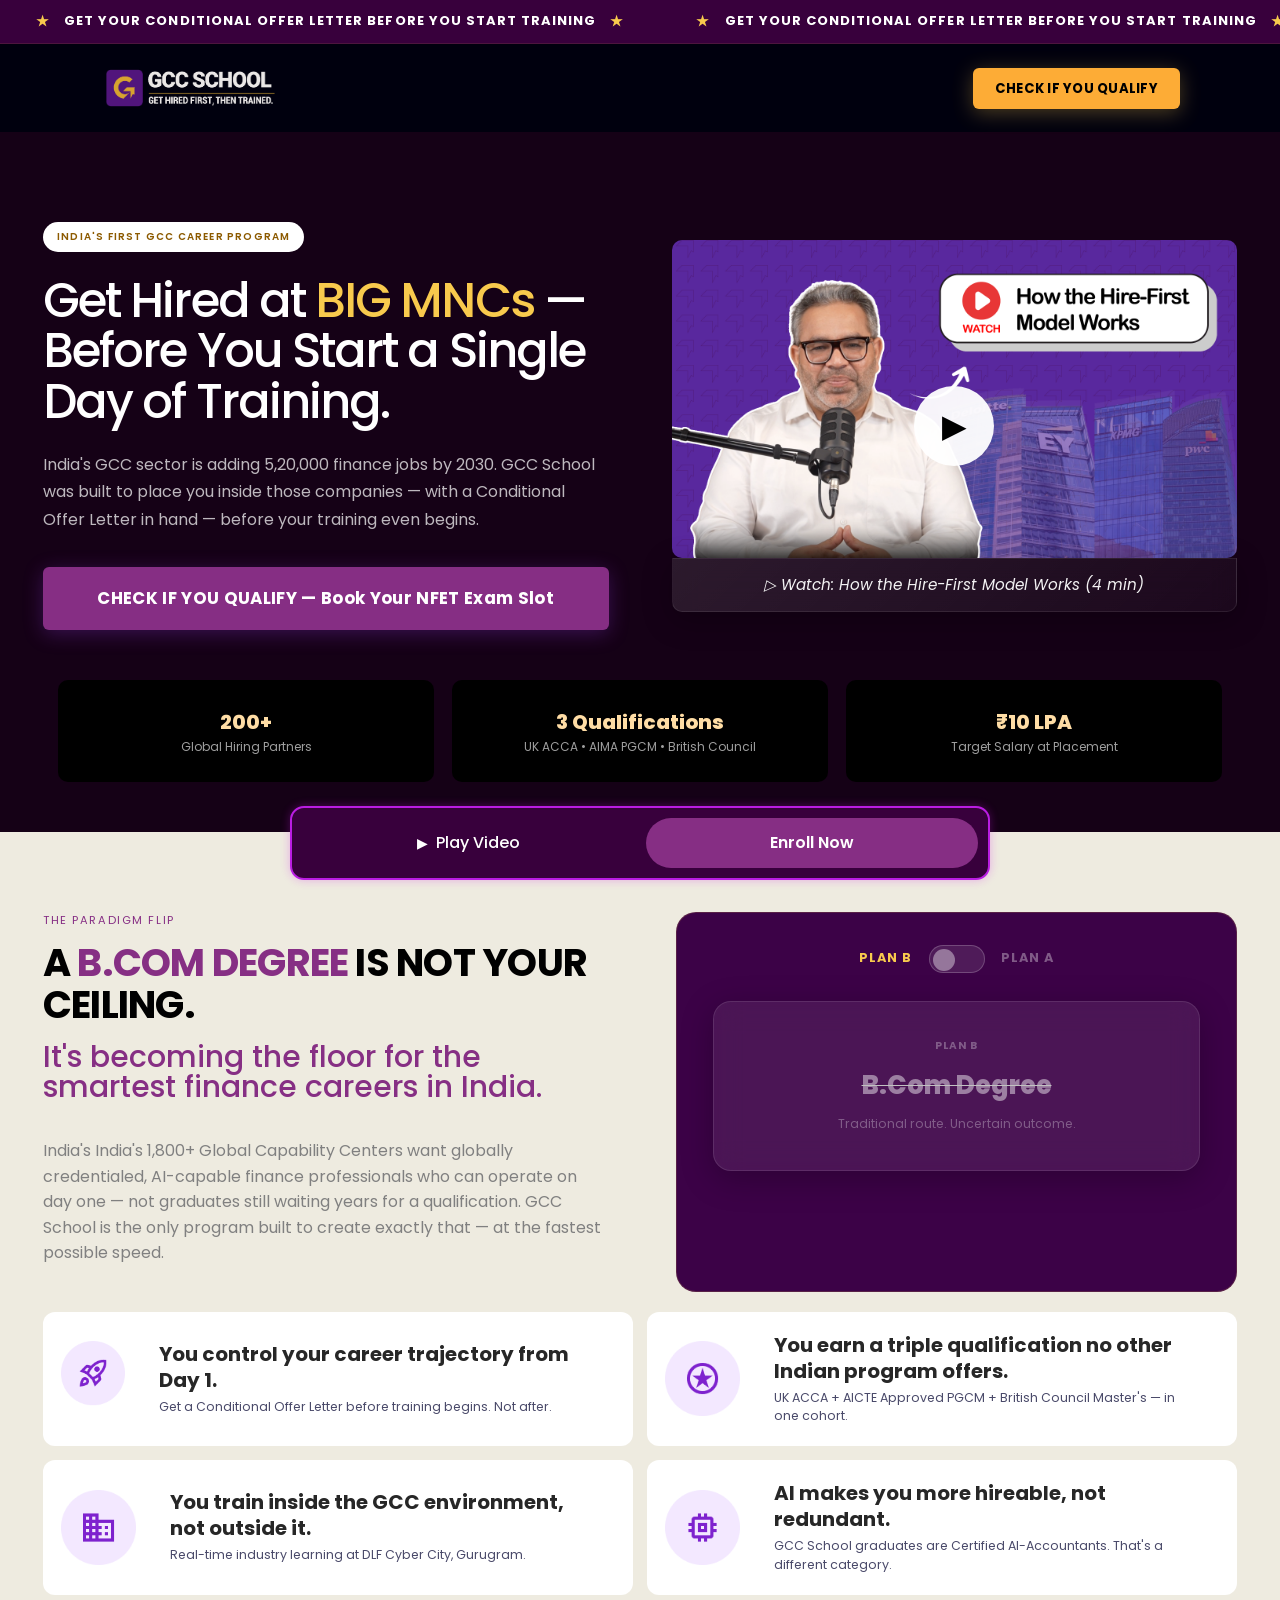
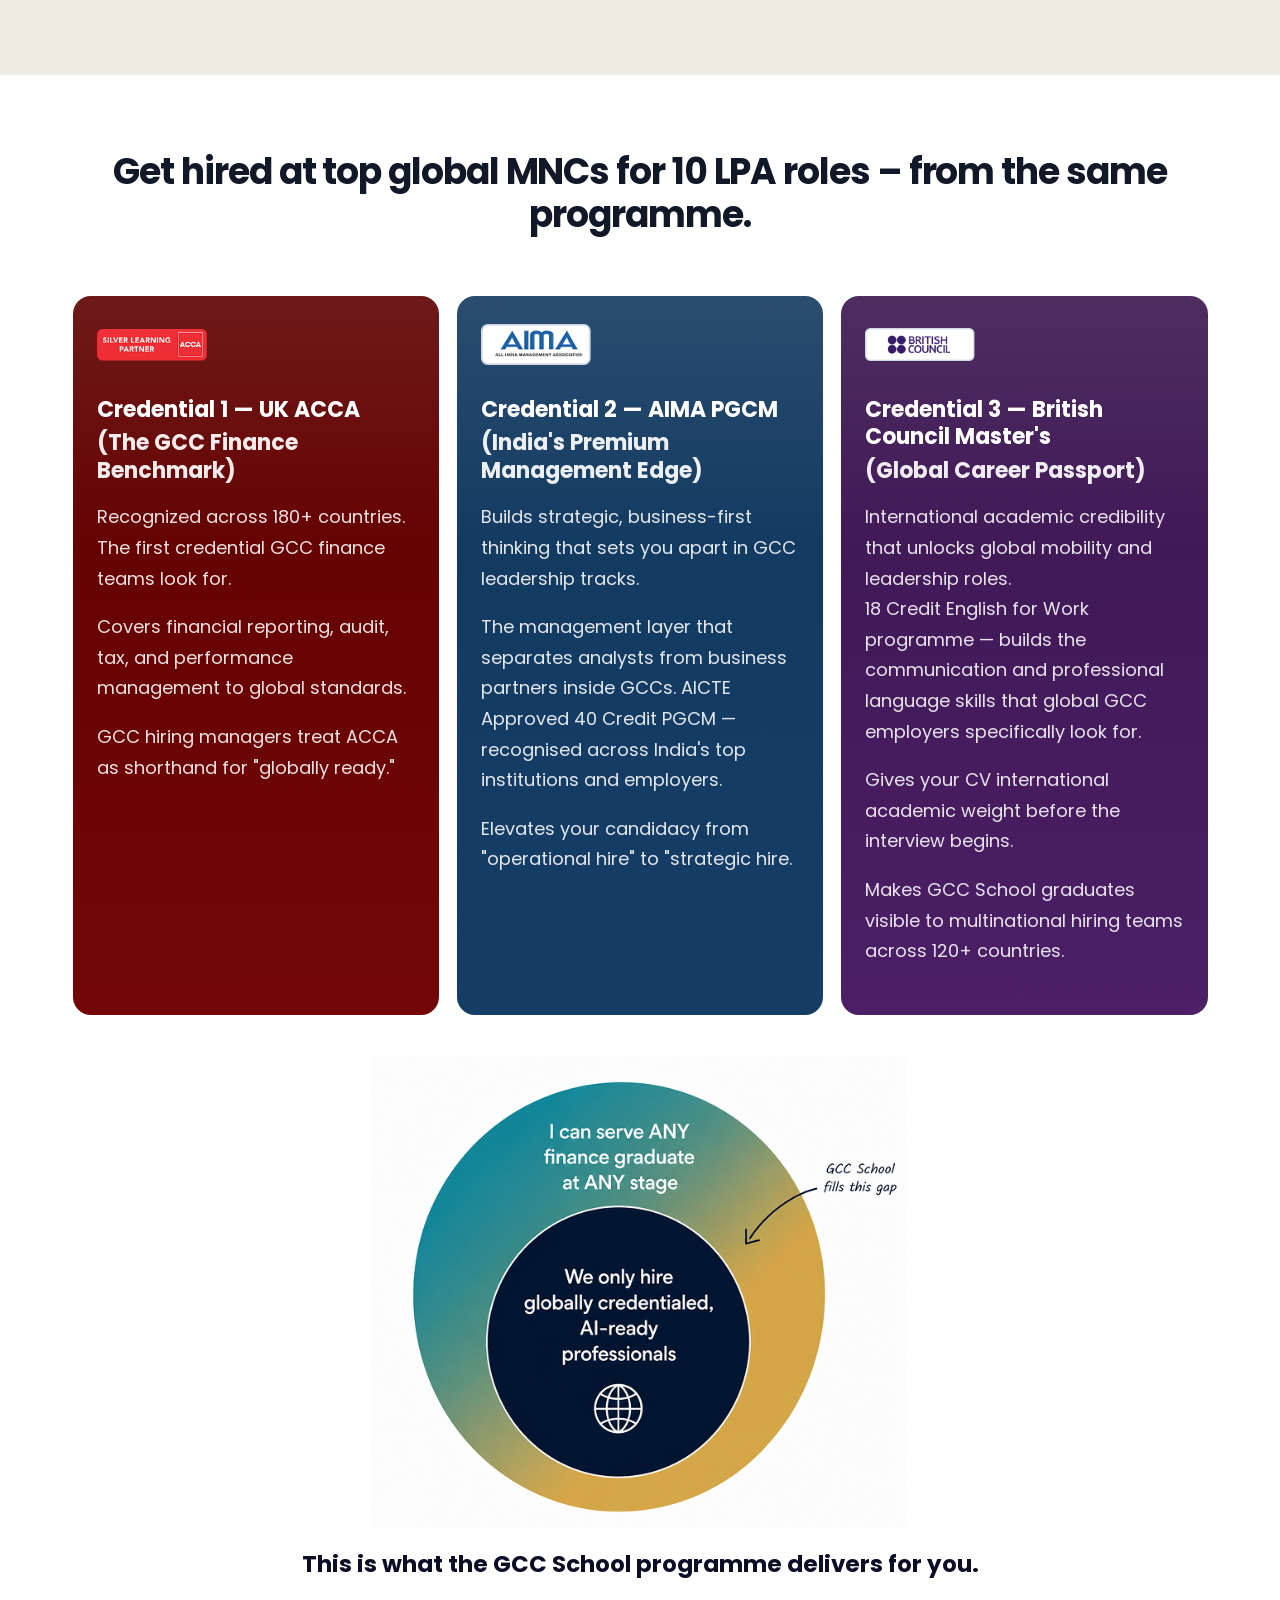
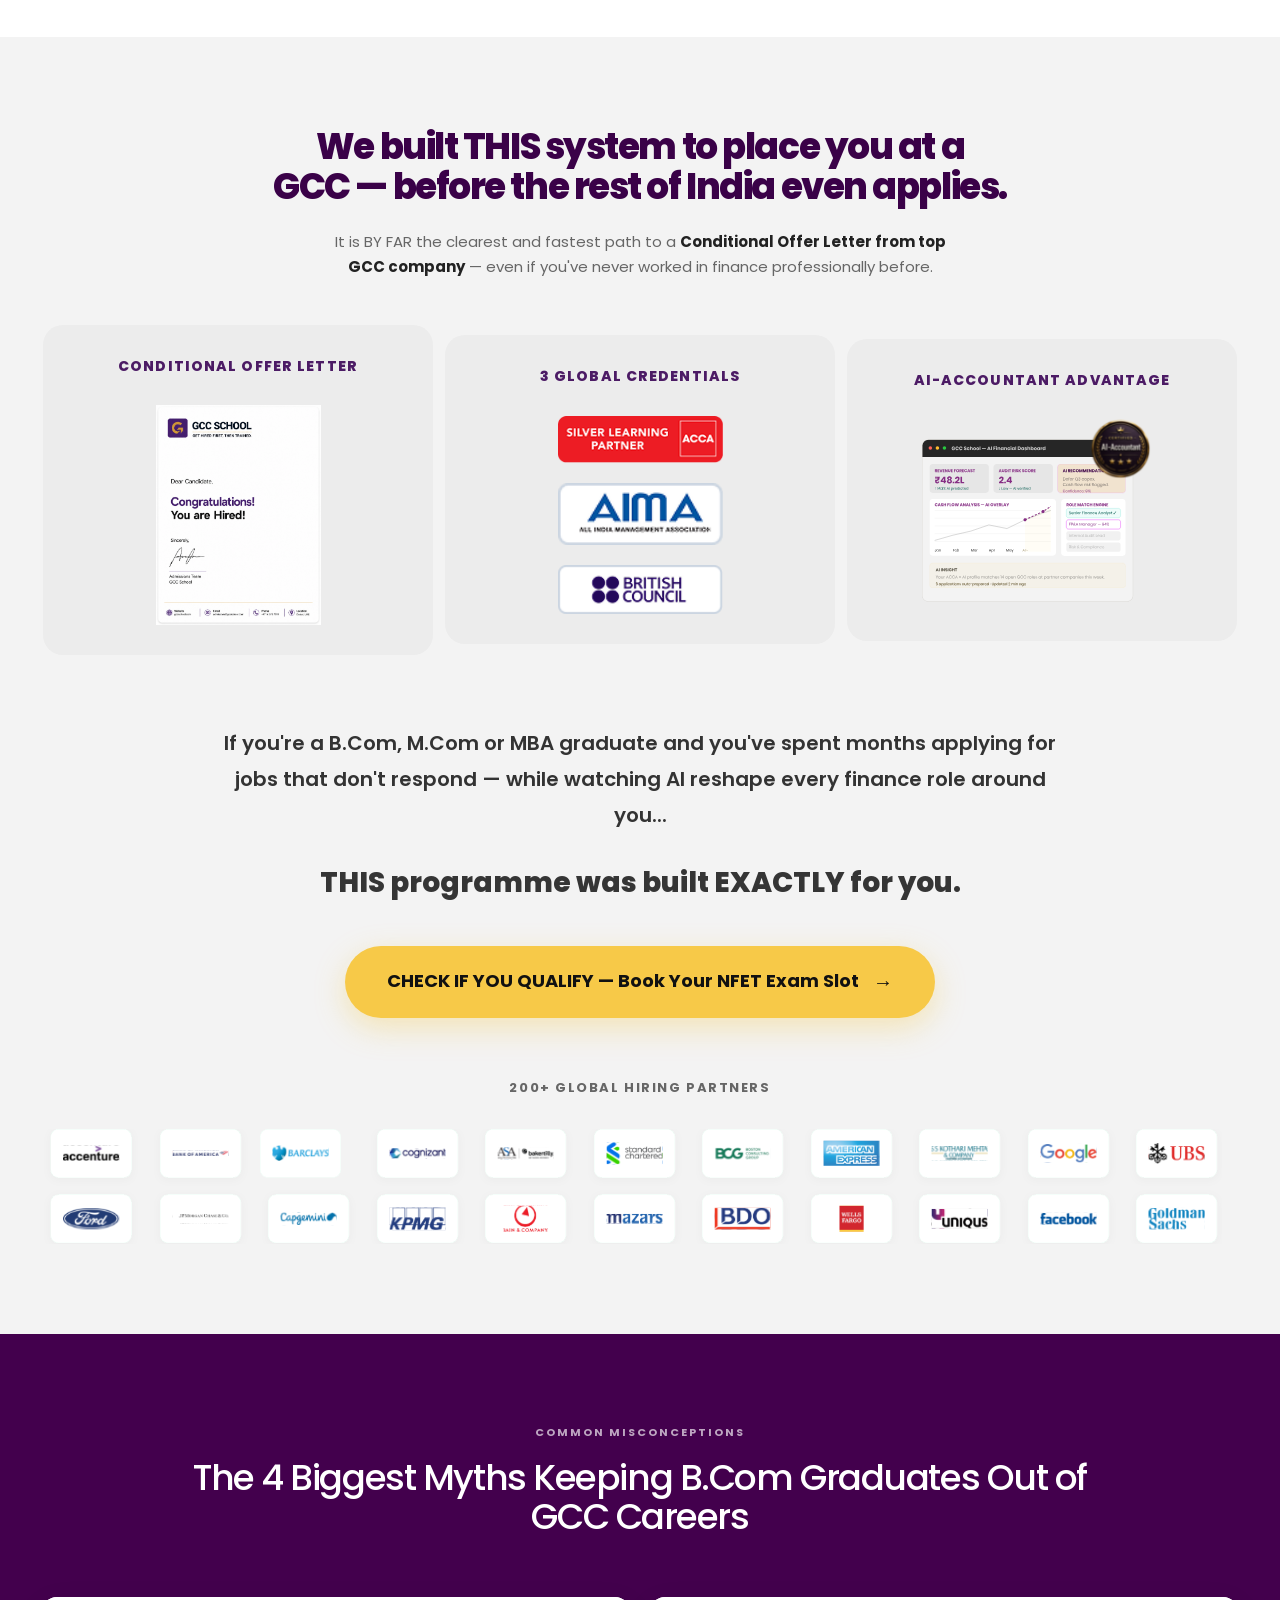
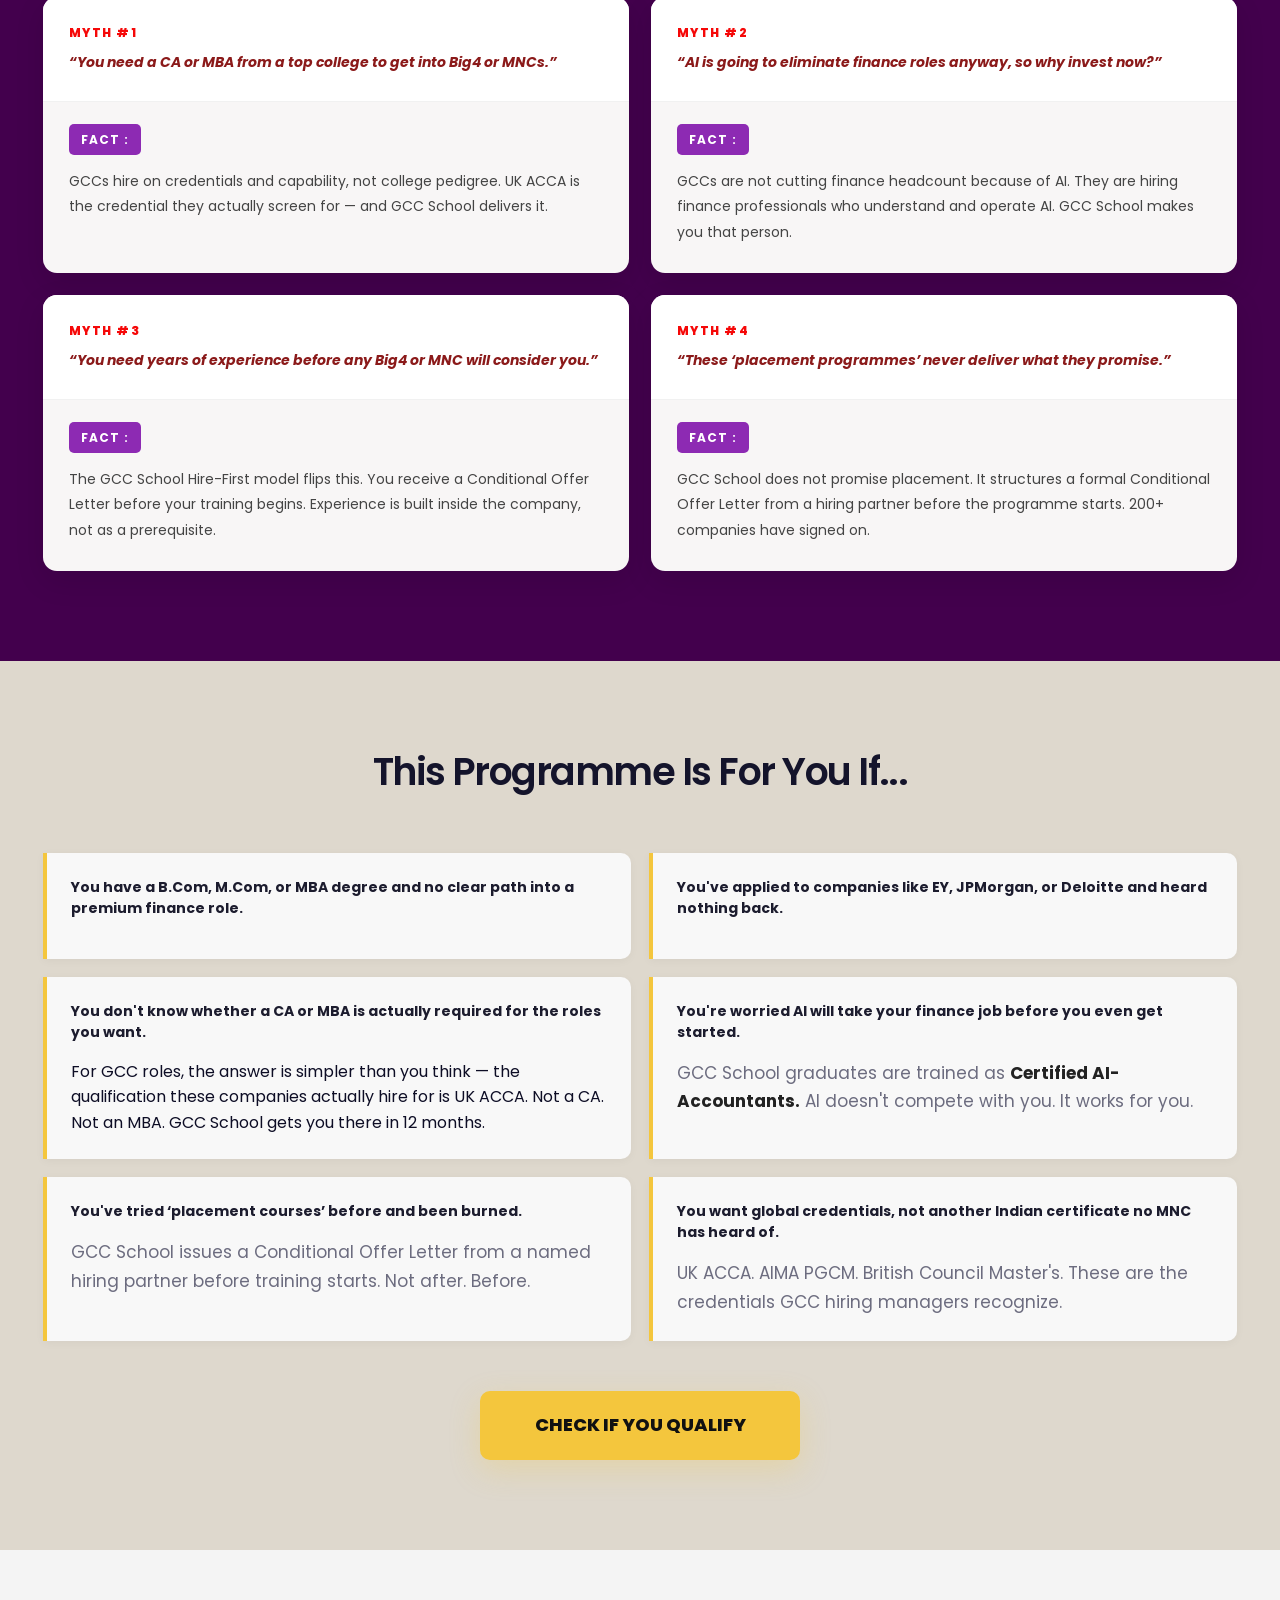
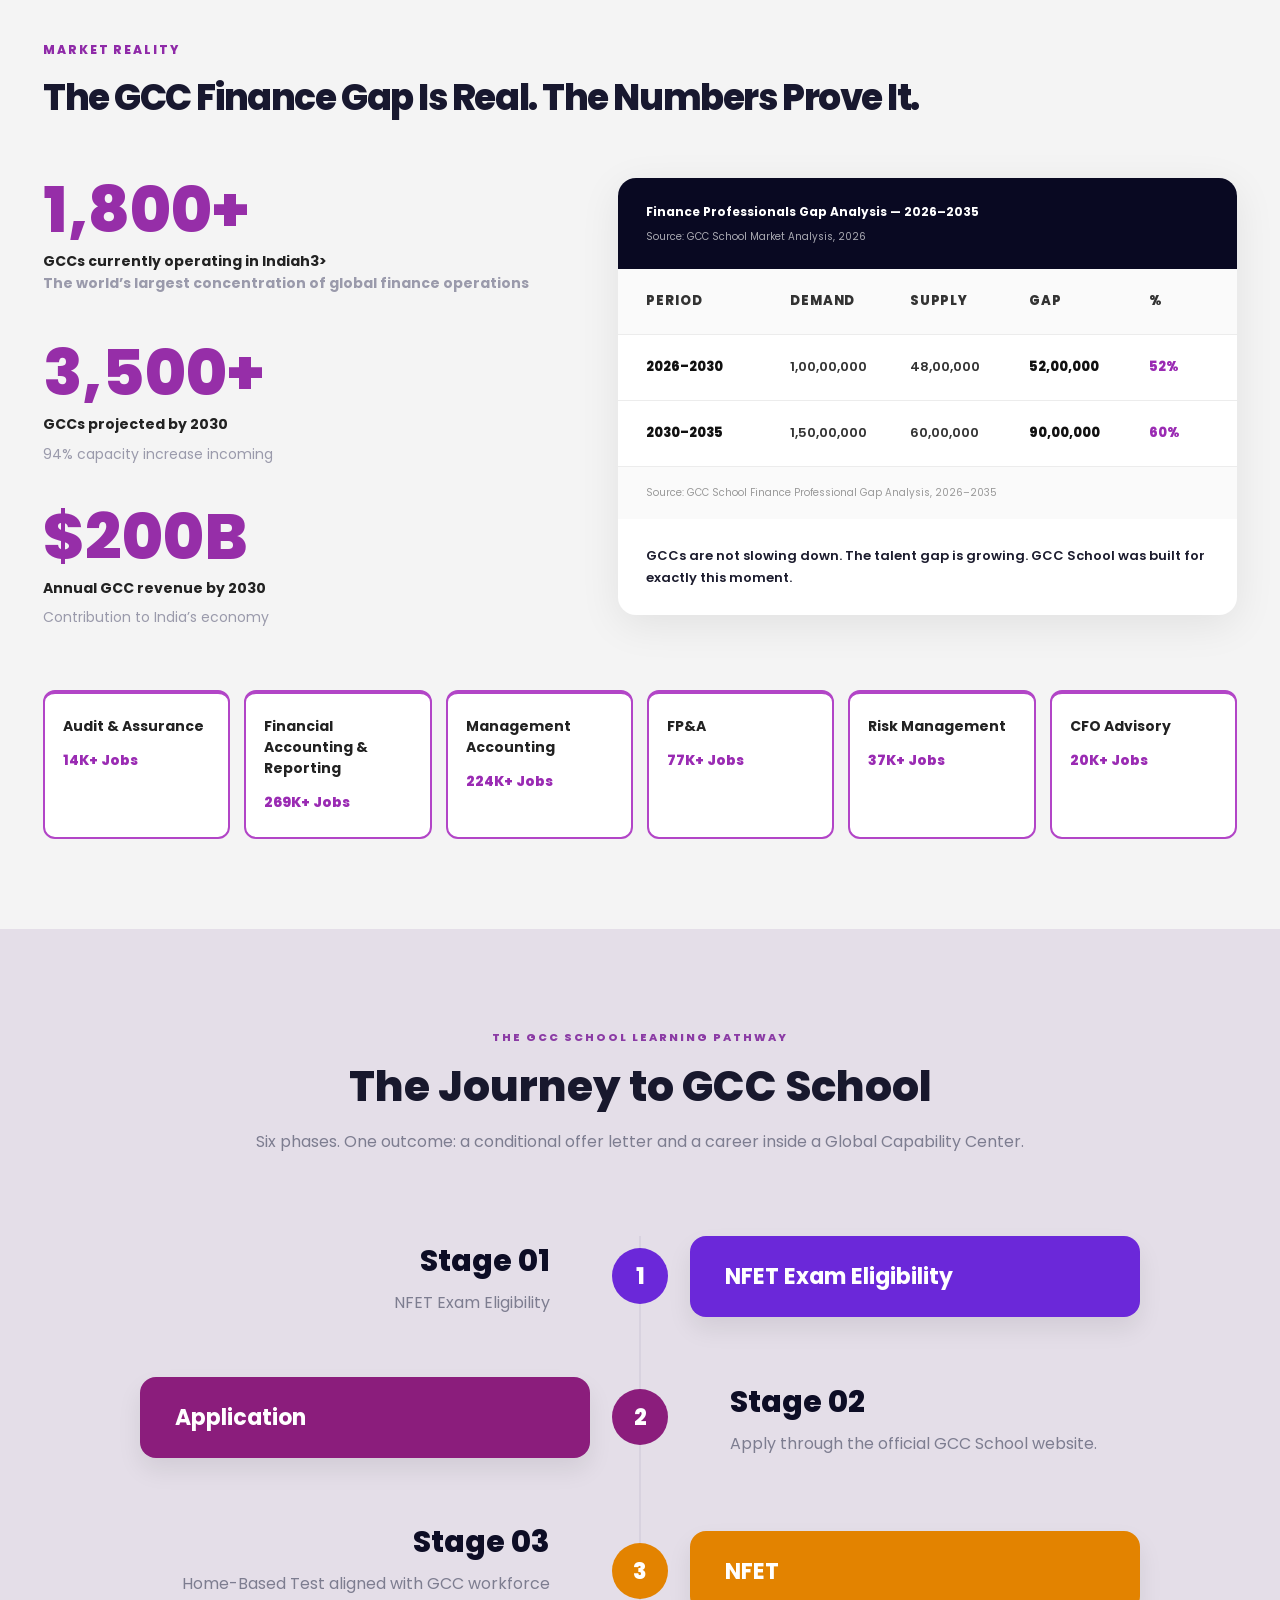
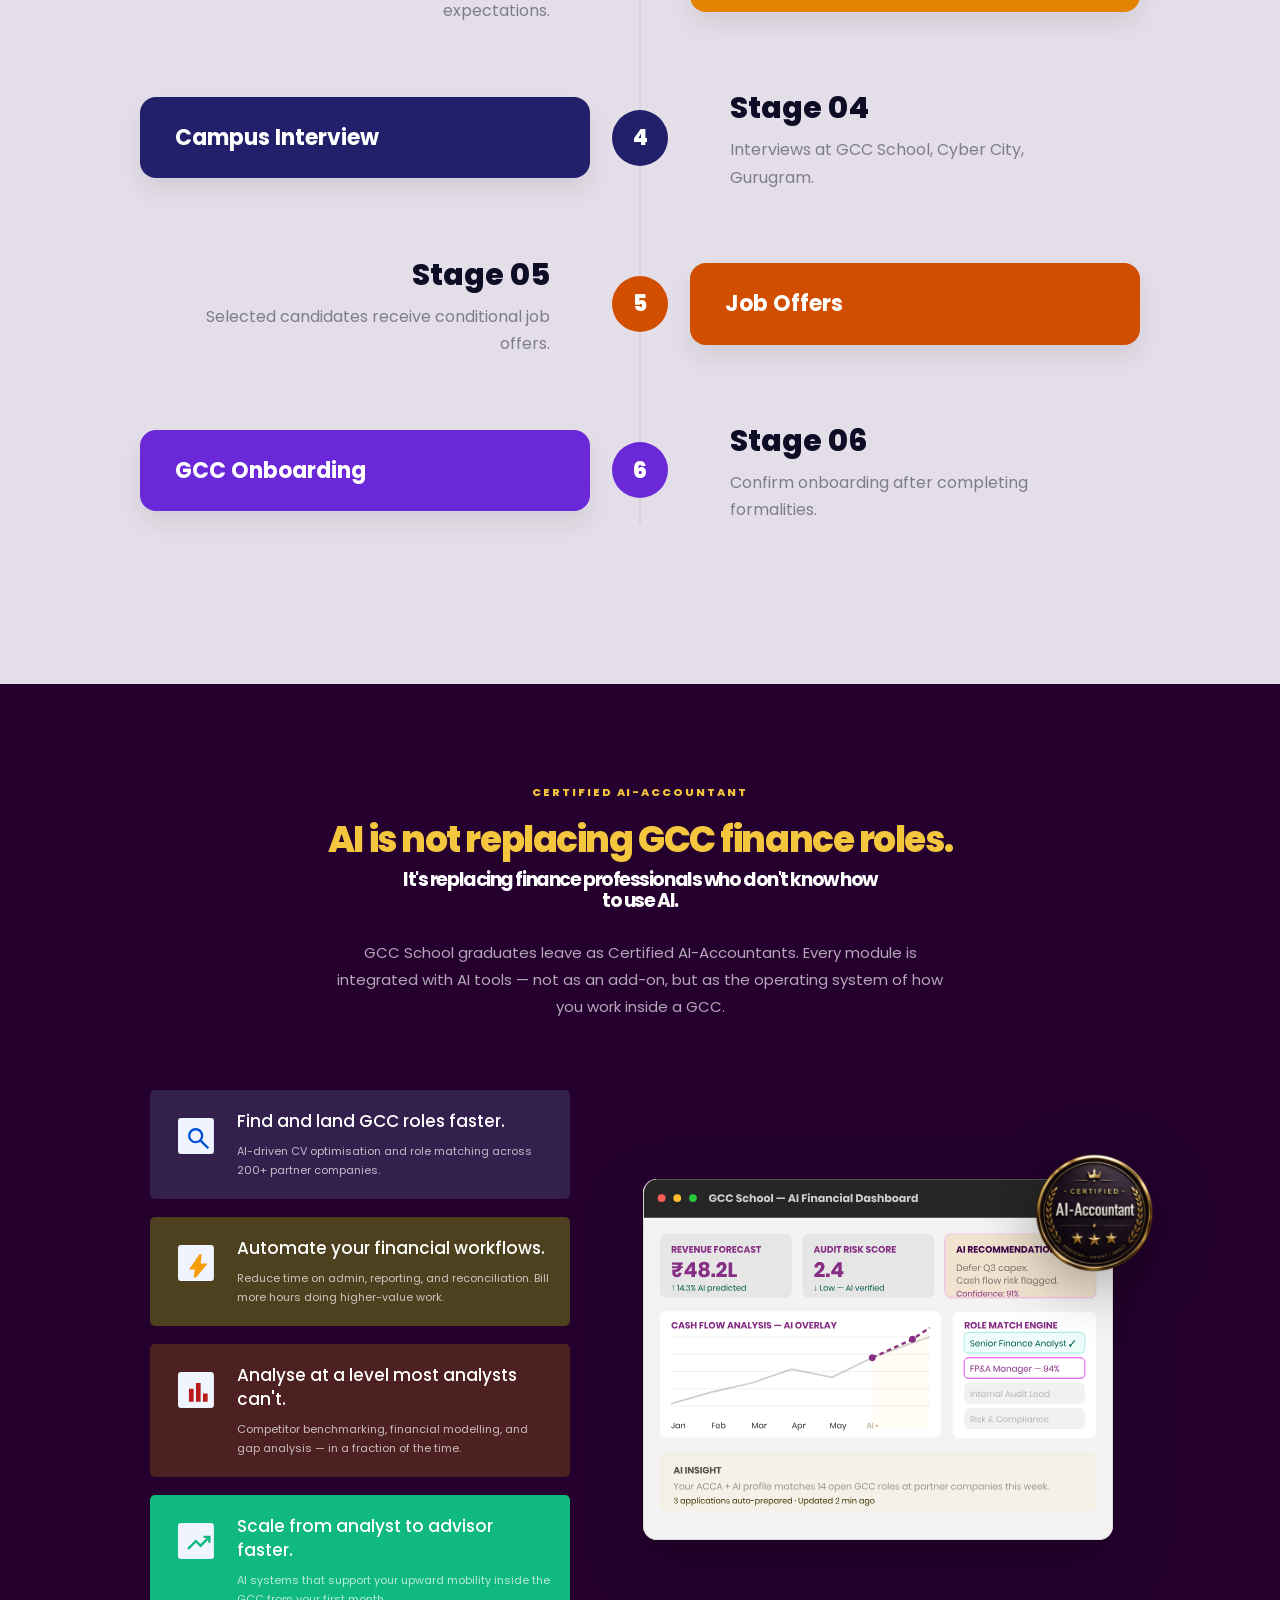
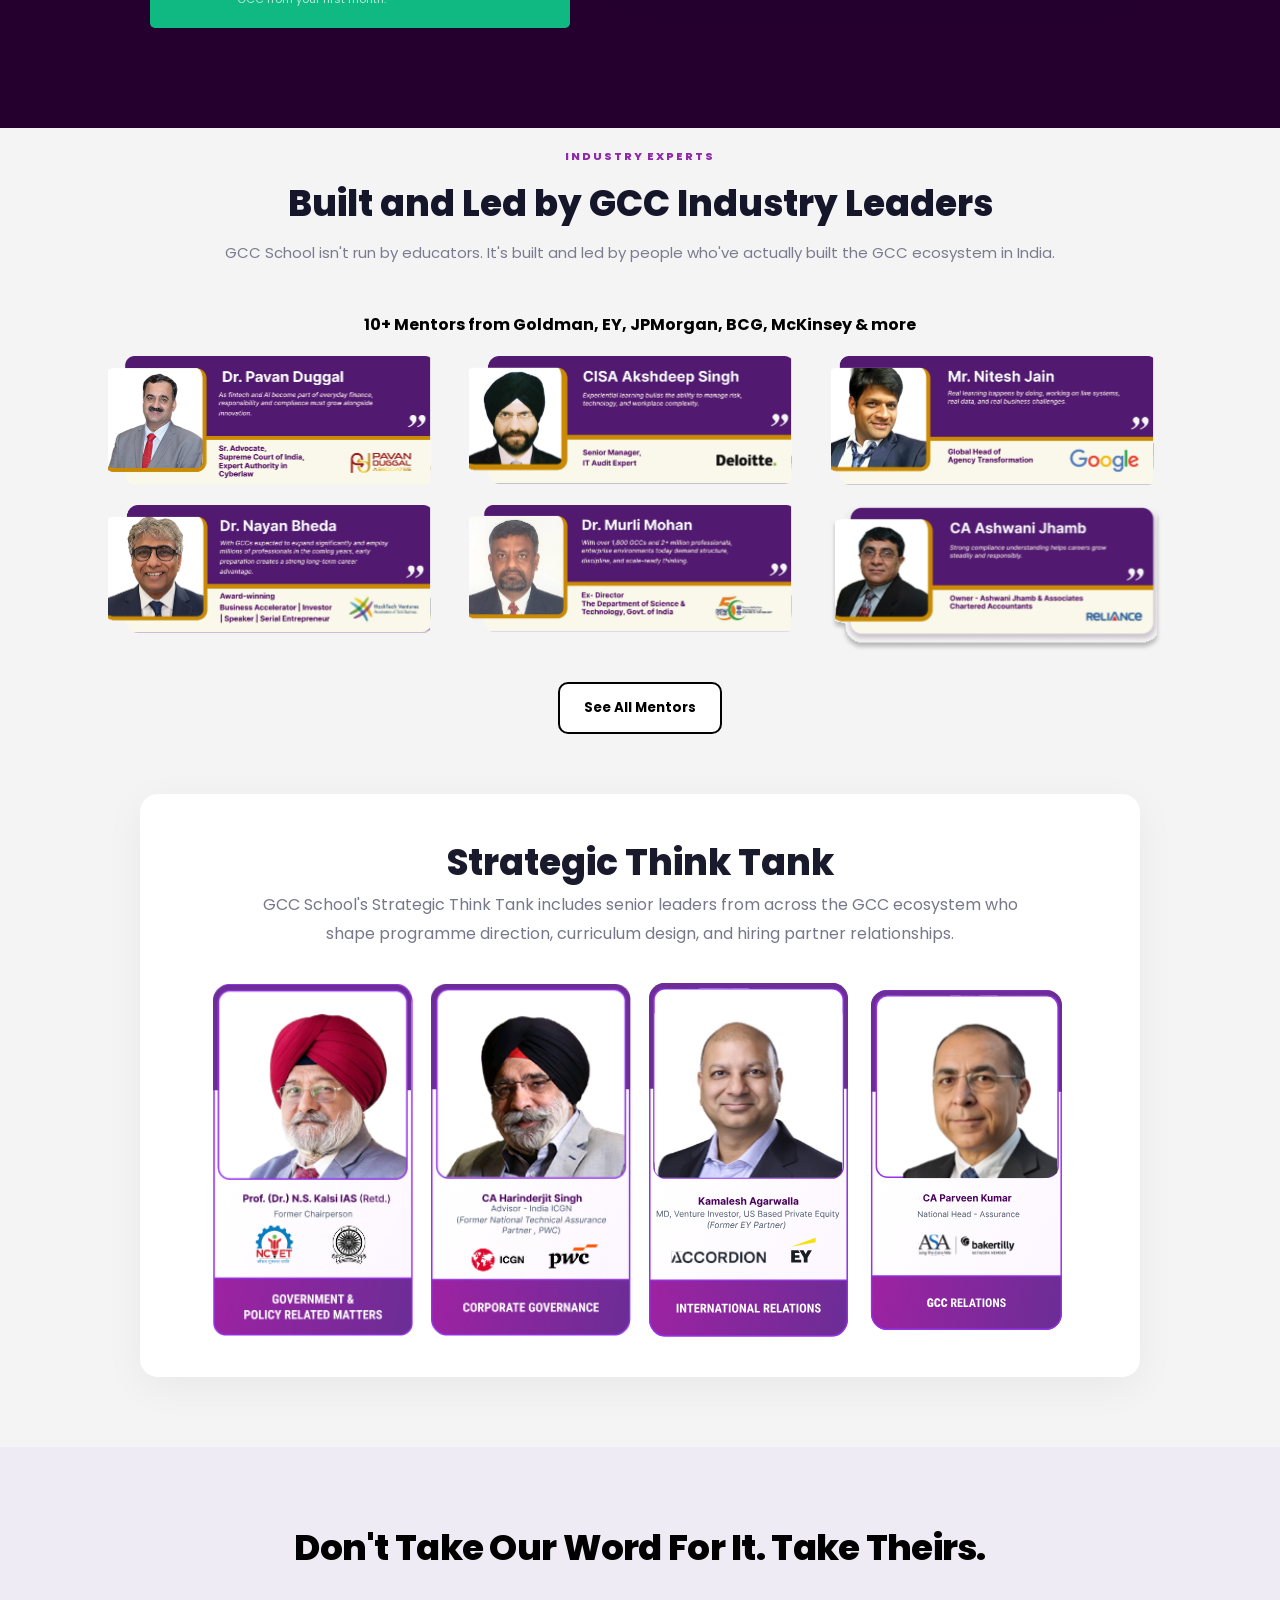
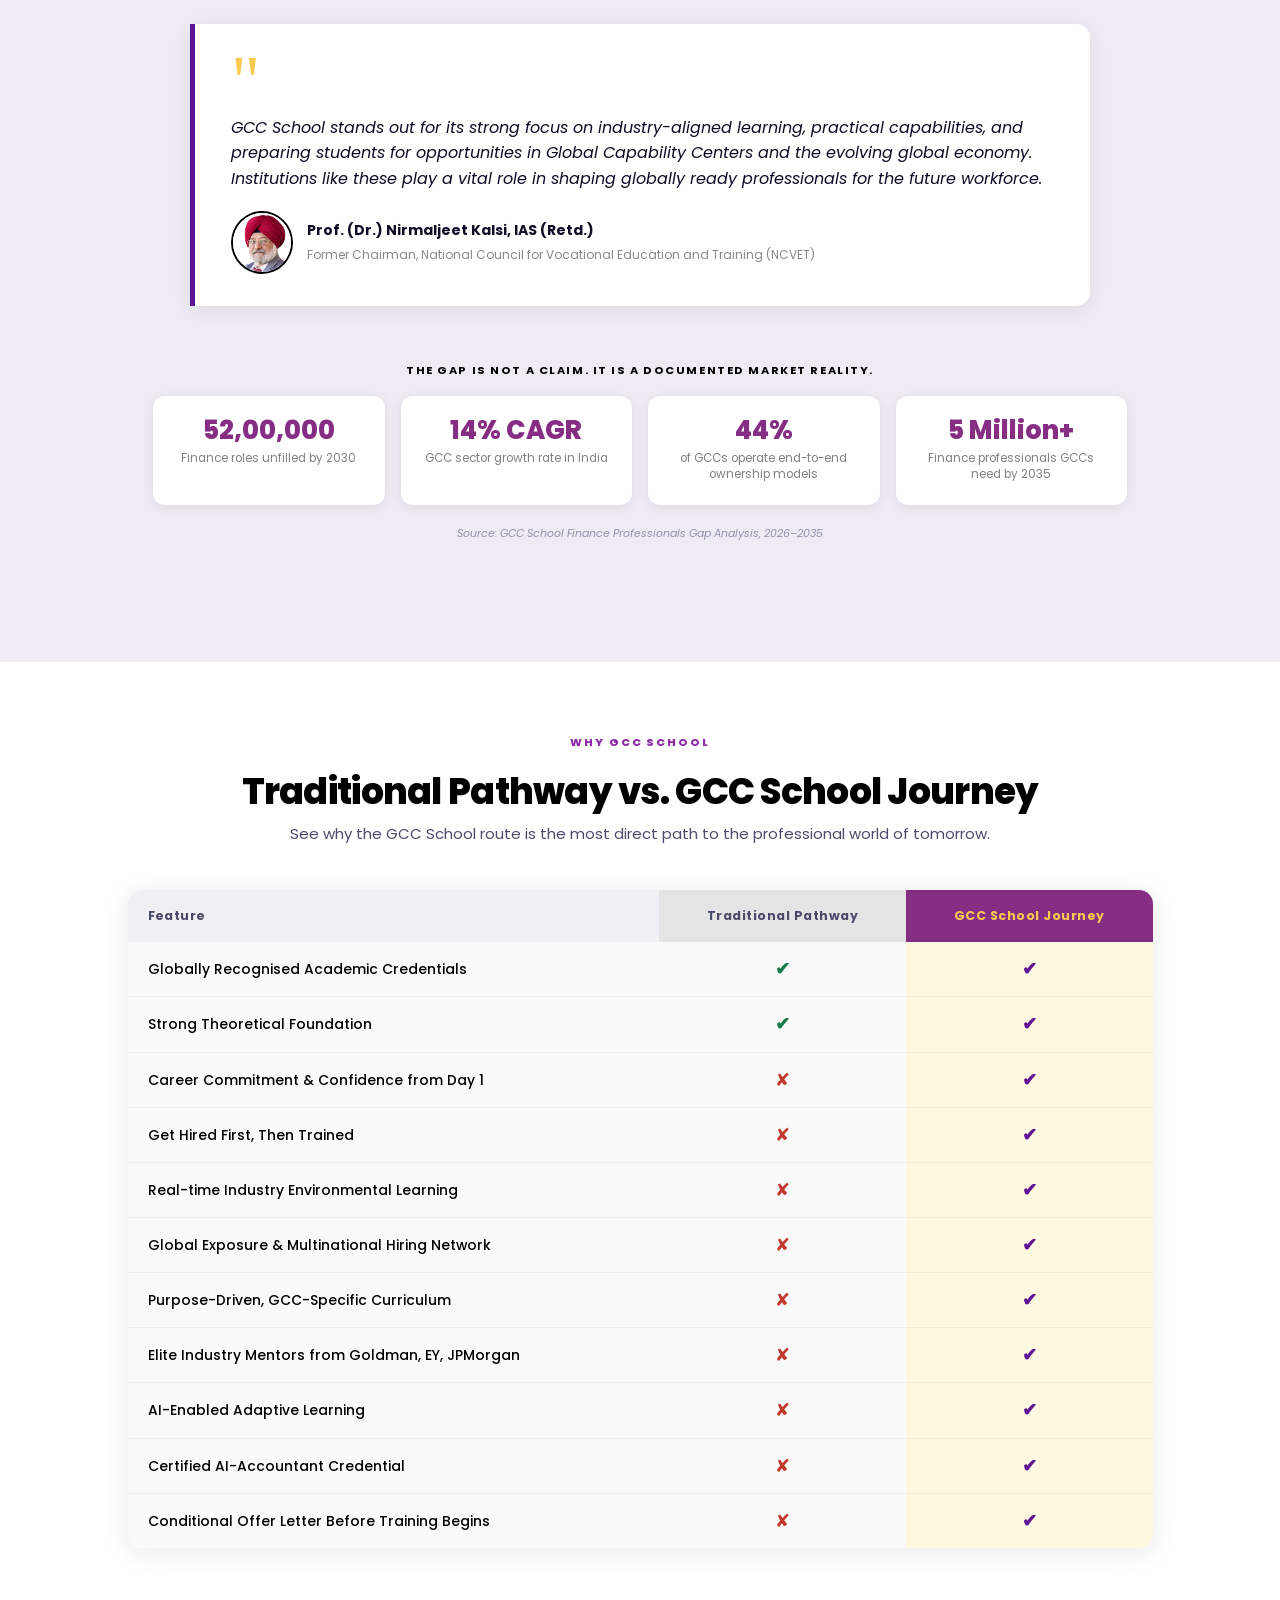
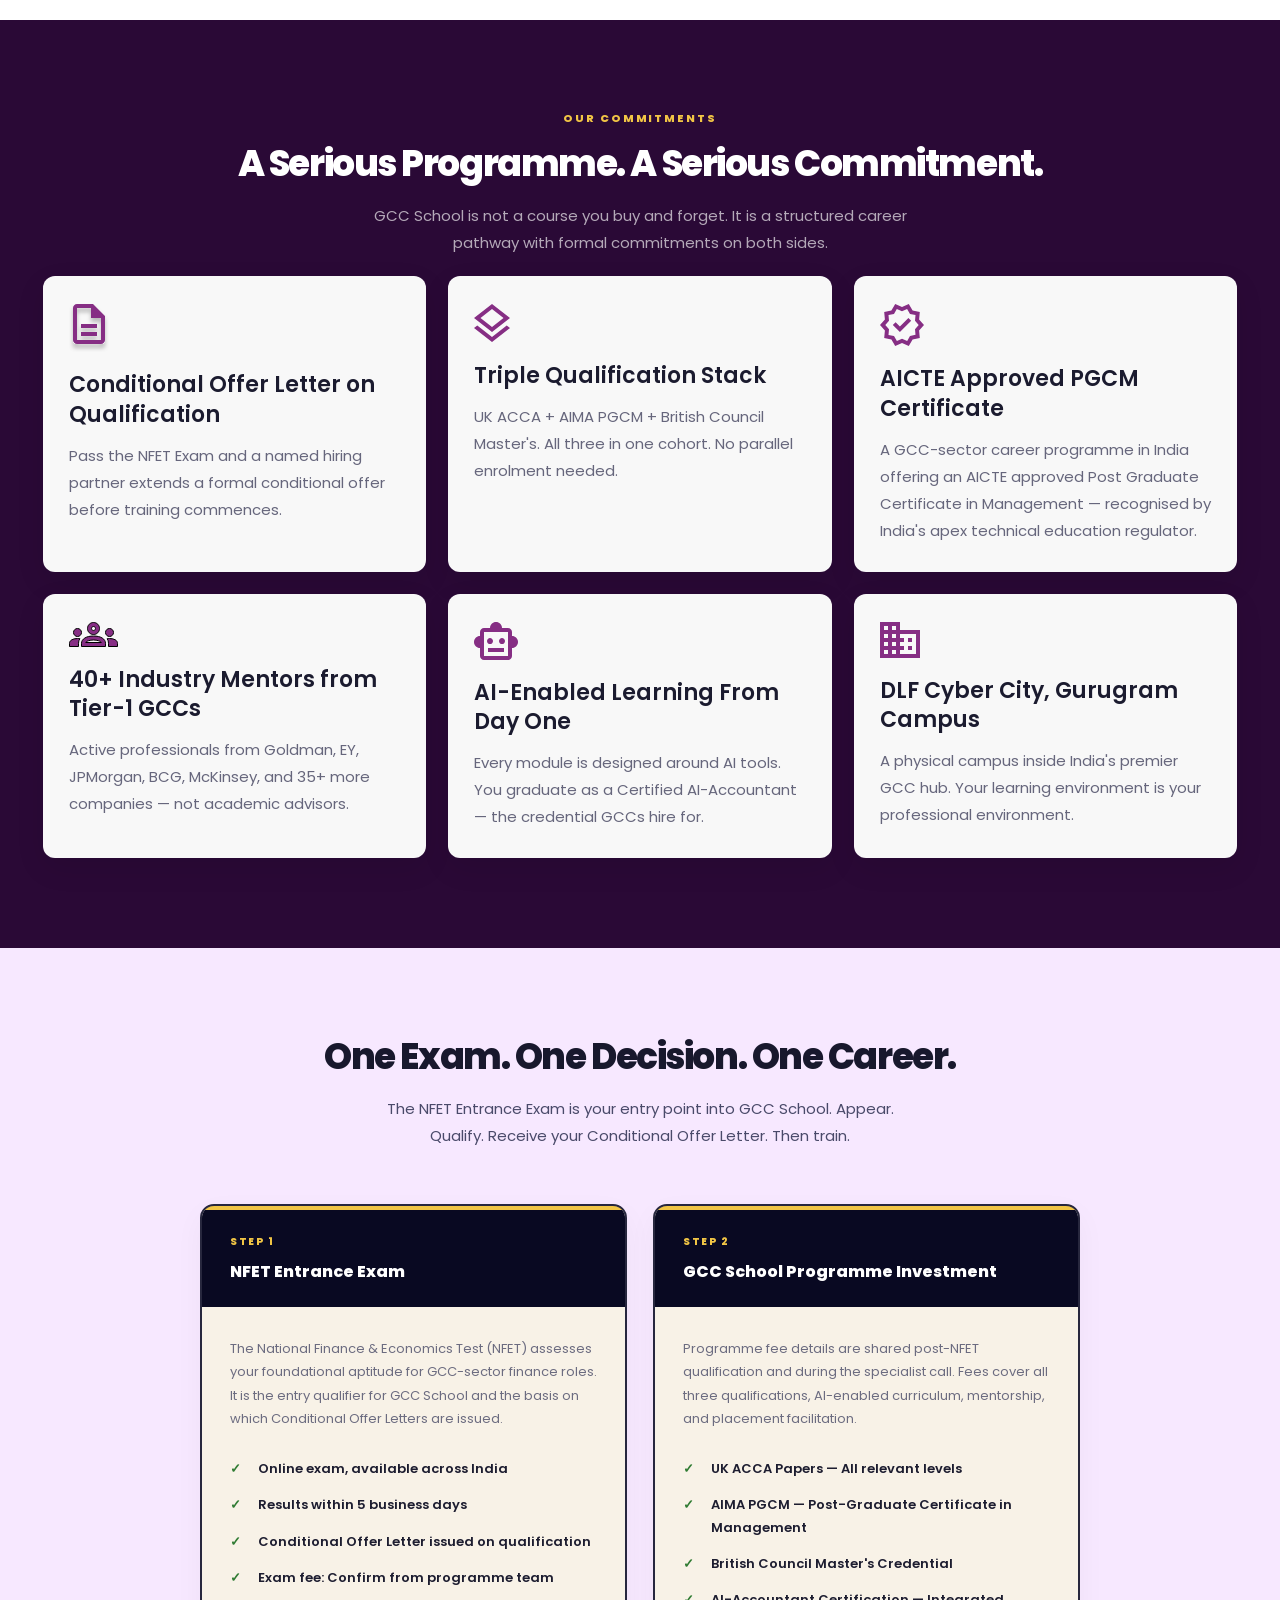
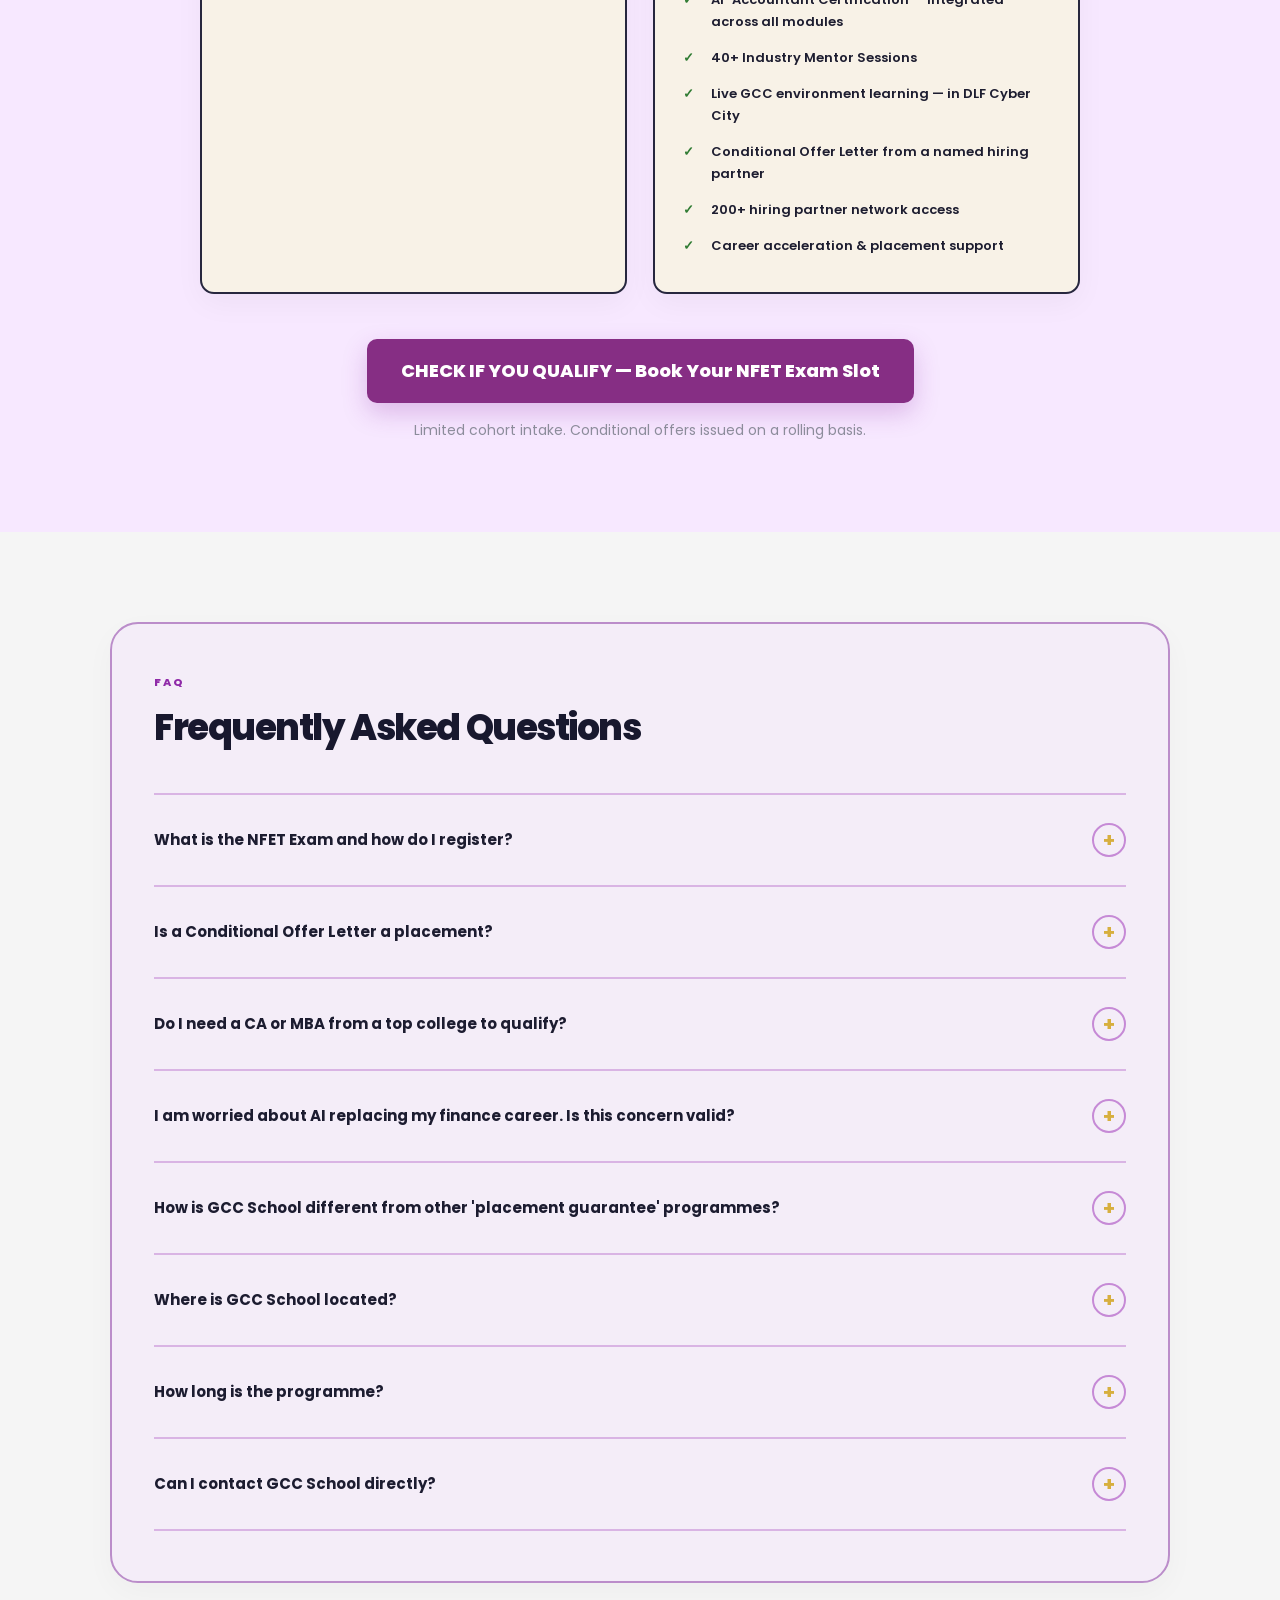
<file: index.html>
<!DOCTYPE html>
<html lang="en">

<head>
  <meta charset="UTF-8">
  <meta name="viewport" content="width=device-width,initial-scale=1">
  <title>GCC School — Get Hired at Goldman Sachs, EY & JPMorgan Before You Start Training</title>
  <meta name="description"
    content="India's First GCC Career Programme. Conditional Offer Letter before training begins. UK ACCA + AIMA PGCM + British Council in one cohort.">
  <link rel="shortcut icon" href="https://pub-9c0647755fb64a018ac13430cf4fc25f.r2.dev/media/images/image.png">
  <link rel="preconnect" href="https://fonts.googleapis.com">
  <link rel="preconnect" href="https://fonts.gstatic.com" crossorigin>
  <link
    href="https://fonts.googleapis.com/css2?family=Poppins:ital,wght@0,300;0,400;0,500;0,600;0,700;0,800;0,900;1,400&display=swap"
    rel="stylesheet">
  <link rel="stylesheet" href="./style.css">
  <link rel="stylesheet" href="https://cdnjs.cloudflare.com/ajax/libs/font-awesome/6.5.1/css/all.min.css">

  <!-- Meta Pixel Code -->
  <script>
    !function (f, b, e, v, n, t, s) {
      if (f.fbq) return; n = f.fbq = function () {
        n.callMethod ?
          n.callMethod.apply(n, arguments) : n.queue.push(arguments)
      };
      if (!f._fbq) f._fbq = n; n.push = n; n.loaded = !0; n.version = '2.0';
      n.queue = []; t = b.createElement(e); t.async = !0;
      t.src = v; s = b.getElementsByTagName(e)[0];
      s.parentNode.insertBefore(t, s)
    }(window, document, 'script',
      'https://connect.facebook.net/en_US/fbevents.js');
    fbq('init', '1308129784468579');
    fbq('track', 'PageView');
  </script>
  <noscript><img height="1" width="1" style="display:none"
      src="https://www.facebook.com/tr?id=1308129784468579&ev=PageView&noscript=1" /></noscript>
  <!-- End Meta Pixel Code -->


<!-- Google Analytics Code -->

<script>window.dataLayer = window.dataLayer || [];
          function gtag(){dataLayer.push(arguments);}
          gtag('js', new Date());
          gtag('config', 'G-B2ETHYM6MN');</script>

<!-- End Google Analytics Code -->


<!-- Google Tag Manager Code -->

<script>(function(w,d,s,l,i){w[l]=w[l]||[];w[l].push({'gtm.start':
new Date().getTime(),event:'gtm.js'});var f=d.getElementsByTagName(s)[0],
j=d.createElement(s),dl=l!='dataLayer'?'&l='+l:'';j.async=true;j.src=
'https://www.googletagmanager.com/gtm.js?id='+i+dl;f.parentNode.insertBefore(j,f);
})(window,document,'script','dataLayer','GTM-5NVDGXLR');</script>

<!-- End Google Tag Manager Code -->


<!-- Microsoft Clarity Code -->

<script data-hid="clarity-script">(function(c,l,a,r,i,t,y){
          c[a]=c[a]||function(){(c[a].q=c[a].q||[]).push(arguments)};
          t=l.createElement(r);t.async=1;t.src="https://www.clarity.ms/tag/"+i;
          y=l.getElementsByTagName(r)[0];y.parentNode.insertBefore(t,y);
      })(window, document, "clarity", "script", "wtdnppatos");</script>


<!-- End Microsoft Clarity Code -->

</head>

<body>
  <!-- Google Tag Manager (noscript) -->
  <noscript><iframe src="https://www.googletagmanager.com/ns.html?id=GTM-5NVDGXLR"
  height="0" width="0" style="display:none;visibility:hidden"></iframe></noscript>
  <!-- End Google Tag Manager (noscript) -->

  <!-- ═══ S1: TICKER ═══════════════════════════════════════════════════════════ -->
  <div class="ticker">
    <div class="ticker-track">
      <span class="ticker-item"><span class="ticker-star">★</span> Get Your Conditional Offer Letter Before You Start
        Training <span class="ticker-star">★</span></span>
      <span class="ticker-item"><span class="ticker-star">★</span> Get Your Conditional Offer Letter Before You Start
        Training <span class="ticker-star">★</span></span>
      <span class="ticker-item"><span class="ticker-star">★</span> Get Your Conditional Offer Letter Before You Start
        Training <span class="ticker-star">★</span></span>
      <span class="ticker-item"><span class="ticker-star">★</span> Get Your Conditional Offer Letter Before You Start
        Training <span class="ticker-star">★</span></span>
      <span class="ticker-item"><span class="ticker-star">★</span> Get Your Conditional Offer Letter Before You Start
        Training <span class="ticker-star">★</span></span>
      <span class="ticker-item"><span class="ticker-star">★</span> Get Your Conditional Offer Letter Before You Start
        Training <span class="ticker-star">★</span></span>
      <span class="ticker-item"><span class="ticker-star">★</span> Get Your Conditional Offer Letter Before You Start
        Training <span class="ticker-star">★</span></span>
      <span class="ticker-item"><span class="ticker-star">★</span> Get Your Conditional Offer Letter Before You Start
        Training <span class="ticker-star">★</span></span>
    </div>
  </div>

  <div class="stiky-container">
    <div class="sticky-play-btn openVideoPopup">
      <span class="sticky-play-icon">▶</span>
      <span>Play Video</span>
    </div>

    <div class="sticky-enroll-btn" onclick="openForm()">
      Enroll Now
    </div>

  </div>

  <!-- ═══ NAV ══════════════════════════════════════════════════════════════════ -->
  <nav class="nav">
    <img src="./images/logo.png" alt="GCC School">

    <a href="javascript:void(0)" onclick="openForm()" class="btn btn-gold open-popup"
      style="padding:10px 22px;font-size:.82rem">CHECK IF YOU QUALIFY</a>
  </nav>

  <!-- ═══ S2: HERO ══════════════════════════════════════════════════════════════ -->
  <section class="hero" id="hero">
    <!-- Background Pattern -->
    <div class="hero-pattern"></div>
    <div class="w hero-inner">
      <!-- LEFT CONTENT -->
      <div class="hero-left">

        <div class="hero-badge">
          INDIA'S FIRST GCC CAREER PROGRAM
        </div>

        <h1>
          Get Hired at <span class="hl-gold">BIG MNCs</span> —
          <br>
          Before You Start a Single
          <br>
          Day of Training.
        </h1>

        <p class="hero-sub">
          India's GCC sector is adding 5,20,000 finance jobs by 2030.
          GCC School was built to place you inside those companies —
          with a Conditional Offer Letter in hand — before your training even begins.
        </p>

        <div class="hero-ctas">
          <a href="javascript:void(0)" onclick="openForm()" class="btn btn-purple btn-purple-lg">
            CHECK IF YOU QUALIFY — Book Your NFET Exam Slot
          </a>
          <!-- <div class="specialistBtn">
            <button onclick="openSpecialistForm()">
              Speak to a Career Specialist
            </button>
          </div> -->
        </div>

      </div>
      <!-- RIGHT VIDEO -->
<div class="hero-video">

    <!-- VIDEO THUMBNAIL -->
    <div class="video-thumbnail openVideoPopup">

        <!-- Thumbnail Image -->
        <img src="./images/thubnail.png"
            alt="Video Thumbnail">

        <!-- Dark Overlay -->
        <div class="video-overlay"></div>

        <!-- Play Button -->
        <div class="play-button">
            ▶
        </div>

    </div>

    <!-- Caption -->
    <div class="video-caption">
        ▷ Watch: How the Hire-First Model Works (4 min)
    </div>

</div>

<!-- VIDEO POPUP -->
<div class="video-popup" id="videoPopup">

    <!-- Close Button -->
    <div class="close-video" id="closeVideoPopup">
        ✕
    </div>

    <!-- Video -->
    <div class="popup-video-box">

        <video id="popupVideo" controls playsinline>
            <source
                src="https://pub-1c3aa4d882c24d66ac8e49a3fe6fbb71.r2.dev/static/videos/GCC%20VSL_BASIC%20CUTS.mp4"
                type="video/mp4">
        </video>

    </div>

</div>
    </div>

    <!-- STATS -->
    <div class="stats-bar">
      <div class="stat-card">
        <div class="stat-val">200+</div>
        <div class="stat-lbl">Global Hiring Partners</div>
      </div>
      <div class="stat-card">
        <div class="stat-val">3 Qualifications</div>
        <div class="stat-lbl">UK ACCA • AIMA PGCM • British Council</div>
      </div>
      <div class="stat-card">
        <div class="stat-val">₹10 LPA</div>
        <div class="stat-lbl">Target Salary at Placement</div>
      </div>
    </div>
  </section>

  <!-- ═══ S3: BELIEF SHIFT ══════════════════════════════════════════════════════ -->
  <section class="belief">
    <div class="w">
      <div class="belief-grid">

        <!-- LEFT: text + 2x2 grid -->
        <div class="reveal">
          <div class="belief-lbl">The Paradigm Flip</div>
          <h2>A <span>B.COM DEGREE</span> IS NOT YOUR CEILING.</h2>
          <p class="belief-body">It's becoming the floor for the smartest finance careers in India.</p>
          <p class="belief-description">India's
            India's 1,800+ Global Capability Centers want globally credentialed, AI-capable finance professionals who
            can operate on day one — not graduates still waiting years for a qualification. GCC School is the only
            program built to create exactly that — at the fastest possible speed.</p>
        </div>

        <!-- RIGHT: Animated toggle graphic -->
        <div class="reveal" style="display:flex;flex-direction:column;align-items:center;gap:20px">
          <div class="toggle-ui">
            <!-- Switch row -->
            <div class="switch-row">
              <span class="switch-lbl active" id="lbl-off">Plan B</span>
              <div class="switch-track" id="switchTrack">
                <div class="switch-thumb"></div>
              </div>
              <span class="switch-lbl" id="lbl-on">Plan A</span>
            </div>

            <!-- Flip card -->
            <div class="flip-area">
              <div class="flip-card" id="flipCard">
                <div class="flip-face flip-front">
                  <div class="flip-state-label">PLAN B</div>
                  <div class="flip-plan-b">B.Com Degree</div>
                  <div class="flip-sub">Traditional route. Uncertain outcome.</div>
                </div>
                <!-- ON face — Plan A -->
                <div class="flip-face flip-back">
                  <div class="flip-state-label" style="color: #862F84;">PLAN A</div>
                  <div class="flip-plan-a">GCC Career</div>
                  <div class="flip-sub" style="color: #862F84;">Conditional Offer. Before training begins.</div>
                </div>
              </div>
            </div>
          </div>


        </div>

      </div>
      <div class="icon-grid">

        <div class="icon-card">
          <img src="./images/belief/rocket.png" alt="">
          <div class="icon-card-description">
            <h4>You control your career trajectory from Day 1.</h4>
            <p>Get a Conditional Offer Letter before training begins. Not after.</p>
          </div>
        </div>

        <div class="icon-card">
          <img src="./images/belief/star.png" alt="">
          <div class="icon-card-description">
            <h4>You earn a triple qualification no other Indian program offers.</h4>
            <p>UK ACCA + AICTE Approved PGCM + British Council Master's — in one cohort.</p>
          </div>
        </div>

        <div class="icon-card">
          <img src="./images/belief/comp.png" alt="">
          <div class="icon-card-description">
            <h4>You train inside the GCC environment, not outside it.</h4>
            <p>Real-time industry learning at DLF Cyber City, Gurugram.</p>
          </div>
        </div>

        <div class="icon-card">
          <img src="./images/belief/soft.png" alt="">
          <div class="icon-card-description">
            <h4>AI makes you more hireable, not redundant.</h4>
            <p>GCC School graduates are Certified AI-Accountants. That's a different category.</p>
          </div>

        </div>
      </div>
    </div>
  </section>

  <!-- Credential section -->
  <section class="credential-section">
    <div class="w">
      <h2 class="credential-heading">
        Get hired at top global MNCs for 10 LPA roles – from the same programme.
      </h2>

      <div class="credential-grid">
        <!-- CARD 1 -->
        <div class="credential-card acca-card">
          <div class="credential-logo">
            <img src="./images/cred/silver_learning_logo.png" alt="ACCA">
          </div>
          <h3>
            Credential 1 — UK ACCA
            <span>(The GCC Finance Benchmark)</span>
          </h3>
          <p>
            Recognized across 180+ countries. The first credential GCC finance teams look for.
          </p>
          <p>
            Covers financial reporting, audit, tax, and performance management to global standards.
          </p>
          <p>
            GCC hiring managers treat ACCA as shorthand for "globally ready."
          </p>
        </div>

        <!-- CARD 2 -->
        <div class="credential-card aima-card">

          <div class="credential-logo">
            <img src="./images/cred/AIMA_logo.png" alt="AIMA">
          </div>

          <h3>
            Credential 2 — AIMA PGCM
            <span>(India's Premium Management Edge)</span>
          </h3>

          <p>
            Builds strategic, business-first thinking that sets you apart in GCC leadership tracks.
          </p>

          <p>
            The management layer that separates analysts from business partners inside GCCs. AICTE Approved 40 Credit
            PGCM — recognised across India's top institutions and employers.
          </p>

          <p>
            Elevates your candidacy from "operational hire" to "strategic hire.
          </p>

        </div>

        <!-- CARD 3 -->
        <div class="credential-card british-card">

          <div class="credential-logo">
            <img src="./images/cred/british_council_logo.png" alt="British Council">
          </div>

          <h3>
            Credential 3 — British Council Master's
            <span>(Global Career Passport)</span>
          </h3>

          <p>
            International academic credibility that unlocks global mobility and leadership roles.
            <br>
            18 Credit English for Work programme — builds the communication and professional language skills that global
            GCC employers specifically look for.
          </p>

          <p>
            Gives your CV international academic weight before the interview begins.
          </p>

          <p>
            Makes GCC School graduates visible to multinational hiring teams across 120+ countries.
          </p>

        </div>

      </div>

      <div class="credential_programmer_dilvery">
        <img src="images/cred/program_deliver.png" alt="program_delivery">
        <p>This is what the GCC School programme delivers for you.</p>
      </div>

    </div>

  </section>

  <!-- Placement section -->
  <section class="placement-system-section">

    <div class="w">

      <!-- HEADING -->
      <h2 class="placement-heading">
        We built THIS system to place you at a
        <br>
        GCC — before the rest of India even applies.
      </h2>

      <p class="placement-sub">
        It is BY FAR the clearest and fastest path to a
        <strong>Conditional Offer Letter from top GCC company</strong>
        — even if you've never worked in finance professionally before.
      </p>

      <!-- SYSTEM FLOW -->
      <div class="placement-flow">

        <!-- CARD 1 -->
        <div class="flow-card">

          <div class="flow-label">
            CONDITIONAL OFFER LETTER
          </div>

          <div class="flow-image">
            <img src="./images/placement/conditional letter.png" alt="Offer Letter">
          </div>

        </div>

        <!-- PLUS -->
        <!-- <div class="flow-plus">+</div> -->

        <!-- CARD 2 -->
        <div class="flow-card">

          <div class="flow-label">
            3 GLOBAL CREDENTIALS
          </div>

          <div class="flow-image-m" style="display: flex; flex-direction: column; gap: 20px;">
            <img src="./images/cred/silver_learning_logo.png" alt="Credentials">
            <img src="./images/cred/AIMA_logo.png" alt="Credentials">
            <img src="./images/cred/british_council_logo.png" alt="Credentials">
          </div>

        </div>

        <!-- PLUS -->
        <!-- <div class="flow-plus">+</div> -->

        <!-- CARD 3 -->
        <div class="flow-card">

          <div class="flow-label">
            AI-ACCOUNTANT ADVANTAGE
          </div>

          <div class="flow-image">
            <img src="./images/placement/AI-accountant.svg" alt="AI Accountant">
          </div>

        </div>

      </div>

      <!-- TEXT -->
      <div class="placement-copy">

        <p>
          If you're a B.Com, M.Com or MBA graduate and you've spent months applying for
          jobs that don't respond — while watching AI reshape every finance role around you...
        </p>

        <h3>
          THIS programme was built EXACTLY for you.
        </h3>

      </div>

      <!-- CTA -->
      <div class="placement-cta">

        <a href="javascript:void(0)" onclick="openForm()" class="placement-btn">

          CHECK IF YOU QUALIFY — Book Your NFET Exam Slot

          <span>→</span>

        </a>

      </div>

      <!-- LOGOS -->
      <div class="placement-logos-title">
        200+ GLOBAL HIRING PARTNERS
      </div>
      <div class="placement-logos">
        <img src="./images/companies/accenture.svg">
        <img src="./images/companies/bankofamerica.svg">
        <img src="./images/companies/barclays.svg">
        <img src="./images/companies/cognizant.svg">
        <img src="./images/companies/ASA.svg">
        <img src="./images/companies/standardChatered.svg">
        <img src="./images/companies/BCC.svg">
        <img src="./images/companies/americanExpress.svg">
        <img src="./images/companies/SS khoteri.svg">
        <img src="./images/companies/google.svg">
        <img src="./images/companies/UBS.svg">
        <img src="./images/companies/ford.svg">
        <img id="unwanted" src="./images/companies/JpMorgon.svg">
        <img src="./images/companies/capegmini.svg">
        <img src="./images/companies/KPMG.svg">
        <img src="./images/companies/bainCompany.svg">
        <img src="./images/companies/mazars.svg">
        <img src="./images/companies/BDO.svg">
        <img src="./images/companies/wellsForgo.svg">
        <img src="./images/companies/uniqus.svg">
        <img src="./images/companies/facebook.svg">
        <img src="./images/companies/goldman.svg">
      </div>
    </div>
  </section>

  <!-- Myth Section -->
  <section class="myth-section">
    <div class="w">
      <div class="myth-top-label">
        COMMON MISCONCEPTIONS
      </div>

      <h2 class="myth-heading">
        The 4 Biggest Myths Keeping B.Com Graduates Out of
        <br>
        GCC Careers
      </h2>

      <div class="myth-grid">
        <div class="myth-ui-card">
          <div class="myth-id">
            MYTH #1
          </div>
          <div class="myth-text-red">
            “You need a CA or MBA from a top college to get into Big4 or MNCs.”
          </div>
          <div class="fact-divider"></div>
          <div class="fact-tag">
            FACT :
          </div>
          <p>
            GCCs hire on credentials and capability, not college pedigree.
            UK ACCA is the credential they actually screen for — and GCC School delivers it.
          </p>
        </div>

        <!-- CARD 2 -->
        <div class="myth-ui-card">

          <div class="myth-id">
            MYTH #2
          </div>

          <div class="myth-text-red">
            “AI is going to eliminate finance roles anyway, so why invest now?”
          </div>

          <div class="fact-divider"></div>

          <div class="fact-tag">
            FACT :
          </div>

          <p>
            GCCs are not cutting finance headcount because of AI. They are hiring finance
            professionals who understand and operate AI. GCC School makes you that person.
          </p>

        </div>

        <!-- CARD 3 -->
        <div class="myth-ui-card">

          <div class="myth-id">
            MYTH #3
          </div>

          <div class="myth-text-red">
            “You need years of experience before any Big4 or MNC will consider you.”

          </div>

          <div class="fact-divider"></div>

          <div class="fact-tag">
            FACT :
          </div>

          <p>
            The GCC School Hire-First model flips this. You receive a Conditional Offer Letter
            before your training begins. Experience is built inside the company, not as a prerequisite.
          </p>

        </div>

        <!-- CARD 4 -->
        <div class="myth-ui-card">

          <div class="myth-id">
            MYTH #4
          </div>

          <div class="myth-text-red">
            “These ‘placement programmes’ never deliver what they promise.”
          </div>

          <div class="fact-divider"></div>

          <div class="fact-tag">
            FACT :
          </div>

          <p>
            GCC School does not promise placement. It structures a formal Conditional Offer Letter
            from a hiring partner before the programme starts. 200+ companies have signed on.
          </p>

        </div>

      </div>

    </div>

  </section>

  <!-- Programm fit section -->
  <section class="programme-fit-section">
    <div class="w">
      <!-- HEADING -->
      <h2 class="programme-fit-heading">
        This Programme Is For You If...
      </h2>

      <!-- GRID -->
      <div class="programme-fit-grid">
        <!-- CARD 1 -->
        <div class="fit-card">
          <h3>
            You have a B.Com, M.Com, or MBA degree and no clear path
            into a premium finance role.
          </h3>
        </div>

        <!-- CARD 2 -->
        <div class="fit-card">
          <h3>
            You've applied to companies like EY, JPMorgan, or Deloitte
            and heard nothing back.
          </h3>
        </div>

        <!-- CARD 3 -->
        <div class="fit-card active-fit">
          <h3>
            You don't know whether a CA or MBA is actually required
            for the roles you want.
          </h3>
          <div>
            For GCC roles, the answer is simpler than you think — the qualification these companies actually hire for is
            UK ACCA. Not a CA. Not an MBA. GCC School gets you there in 12 months.
          </div>
        </div>

        <!-- CARD 4 -->
        <div class="fit-card">
          <h3>
            You're worried AI will take your finance job before
            you even get started.
          </h3>
          <p>
            GCC School graduates are trained as
            <strong>Certified AI-Accountants.</strong>
            AI doesn't compete with you. It works for you.
          </p>
        </div>

        <!-- CARD 5 -->
        <div class="fit-card">
          <h3>
            You've tried ‘placement courses’ before and been burned.
          </h3>
          <p>
            GCC School issues a Conditional Offer Letter from a
            named hiring partner before training starts.
            Not after. Before.
          </p>
        </div>

        <!-- CARD 6 -->
        <div class="fit-card">
          <h3>
            You want global credentials, not another Indian
            certificate no MNC has heard of.
          </h3>
          <p>UK ACCA. AIMA PGCM. British Council Master's.
            These are the credentials GCC hiring managers recognize.</p>
        </div>
      </div>

      <!-- CTA -->
      <div class="programme-fit-cta">
        <a href="javascript:void(0)" onclick="openForm()" class="programme-fit-btn">
          CHECK IF YOU QUALIFY
        </a>
      </div>
    </div>
  </section>



  <!-- Finance Section -->
  <section class="finance-gap-section">
    <div class="w">
      <!-- TOP LABEL -->
      <div class="finance-gap-label">
        MARKET REALITY
      </div>
      <!-- HEADING -->
      <h2 class="finance-gap-heading">
        The GCC Finance Gap Is Real. The Numbers Prove It.
      </h2>

      <!-- CONTENT -->
      <div class="finance-gap-content">

        <!-- LEFT STATS -->
        <div class="finance-stats-column">
          <div class="finance-stat-box">
            <div class="finance-big-number">1,800+</div>
            <h3>GCCs currently operating in Indiah3>
              <p>The world’s largest concentration of global finance operations</p>
          </div>

          <div class="finance-stat-box">
            <div class="finance-big-number">3,500+</div>
            <h3>GCCs projected by 2030</h3>
            <p>94% capacity increase incoming</p>
          </div>

          <div class="finance-stat-box">
            <div class="finance-big-number">$200B</div>
            <h3>Annual GCC revenue by 2030</h3>
            <p>Contribution to India’s economy</p>
          </div>
        </div>

        <!-- RIGHT TABLE -->
        <div class="finance-analysis-card">
          <div class="analysis-header">
            <h3>
              Finance Professionals Gap Analysis — 2026–2035
            </h3>
            <p>
              Source: GCC School Market Analysis, 2026
            </p>
          </div>

          <!-- TABLE -->
          <div class="analysis-table">

            <div class="analysis-row analysis-head">

              <div>PERIOD</div>
              <div>DEMAND</div>
              <div>SUPPLY</div>
              <div>GAP</div>
              <div>%</div>

            </div>

            <div class="analysis-row">

              <div class="bold-cell">2026–2030</div>
              <div>1,00,00,000</div>
              <div>48,00,000</div>
              <div class="bold-cell">52,00,000</div>
              <div class="purple-cell">52%</div>

            </div>

            <div class="analysis-row">

              <div class="bold-cell">2030–2035</div>
              <div>1,50,00,000</div>
              <div>60,00,000</div>
              <div class="bold-cell">90,00,000</div>
              <div class="purple-cell">60%</div>

            </div>

          </div>

          <!-- FOOTER -->
          <div class="analysis-footer">

            Source: GCC School Finance Professional Gap Analysis, 2026–2035

          </div>

          <!-- BOTTOM TEXT -->
          <div class="analysis-bottom-copy">

            GCCs are not slowing down. The talent gap is growing.
            GCC School was built for exactly this moment.

          </div>

        </div>

      </div>

      <!-- JOB BOXES -->
      <div class="finance-job-grid">

        <div class="finance-job-box">
          <h4>Audit & Assurance</h4>
          <span> 14K+ Jobs</span>
        </div>
        <div class="finance-job-box">
          <h4>Financial Accounting & Reporting</h4>
          <span>269K+ Jobs</span>
        </div>

        <div class="finance-job-box">
          <h4>Management Accounting</h4>
          <span>224K+ Jobs</span>
        </div>

        <div class="finance-job-box">
          <h4>FP&A</h4>
          <span>77K+ Jobs</span>
        </div>

        <div class="finance-job-box">
          <h4>Risk Management</h4>
          <span>37K+ Jobs</span>
        </div>

        <div class="finance-job-box">
          <h4>CFO Advisory</h4>
          <span>20K+ Jobs</span>
        </div>

      </div>

    </div>

  </section>

  <!-- Roadmap Section -->
<section class="roadmap-section">
    <div class="w">

        <!-- TOP LABEL -->
        <div class="roadmap-top-label">
            THE GCC SCHOOL LEARNING PATHWAY
        </div>

        <!-- HEADING -->
        <h2 class="roadmap-heading">
            The Journey to GCC School
        </h2>

        <!-- SUBTEXT -->
        <p class="roadmap-subtext">
            Six phases. One outcome: a conditional offer letter and a career inside a Global Capability Center.
        </p>

        <!-- TIMELINE -->

        <div class="roadmap-timeline">

            <!-- STAGE 1 -->
            <div class="roadmap-row">
                
                <!-- LEFT TEXT -->
                <div class="roadmap-left">
                    <h3>Stage 01</h3>
                    <p>
                        NFET Exam Eligibility
                    </p>
                </div>

                <!-- CENTER NUMBER -->
                <div class="roadmap-center">
                    <div class="roadmap-number purple">
                        1
                    </div>
                </div>

                <!-- RIGHT CARD -->
                <div class="roadmap-right">
                    <div class="roadmap-card purple-bg">
                        NFET Exam Eligibility
                    </div>
                </div>

            </div>

            <!-- STAGE 2 -->
            <div class="roadmap-row reverse">

                <!-- LEFT CARD -->
                <div class="roadmap-left-card">
                    <div class="roadmap-card pink-bg">
                        Application
                    </div>
                </div>

                <!-- CENTER NUMBER -->
                <div class="roadmap-center">
                    <div class="roadmap-number pink">
                        2
                    </div>
                </div>

                <!-- RIGHT TEXT -->
                <div class="roadmap-right-text">
                    <h3>Stage 02</h3>
                    <p>
                        Apply through the official GCC School website.
                    </p>
                </div>

            </div>

            <!-- STAGE 3 -->
            <div class="roadmap-row">

                <!-- LEFT TEXT -->
                <div class="roadmap-left">
                    <h3>Stage 03</h3>
                    <p>
                        Home-Based Test aligned with GCC workforce expectations.
                    </p>
                </div>

                <!-- CENTER NUMBER -->
                <div class="roadmap-center">
                    <div class="roadmap-number orange">
                        3
                    </div>
                </div>

                <!-- RIGHT CARD -->
                <div class="roadmap-right">
                    <div class="roadmap-card orange-bg">
                        NFET
                    </div>
                </div>

            </div>

            <!-- STAGE 4 -->
            <div class="roadmap-row reverse">

                <!-- LEFT CARD -->
                <div class="roadmap-left-card">
                    <div class="roadmap-card navy-bg">
                        Campus Interview
                    </div>
                </div>

                <!-- CENTER NUMBER -->
                <div class="roadmap-center">
                    <div class="roadmap-number navy">
                        4
                    </div>
                </div>

                <!-- RIGHT TEXT -->
                <div class="roadmap-right-text">
                    <h3>Stage 04</h3>
                    <p>
                        Interviews at GCC School, Cyber City, Gurugram.
                    </p>
                </div>

            </div>

            <!-- STAGE 5 -->
            <div class="roadmap-row">

                <!-- LEFT TEXT -->
                <div class="roadmap-left">
                    <h3>Stage 05</h3>
                    <p>
                        Selected candidates receive conditional job offers.
                    </p>
                </div>

                <!-- CENTER NUMBER -->
                <div class="roadmap-center">
                    <div class="roadmap-number red">
                        5
                    </div>
                </div>

                <!-- RIGHT CARD -->
                <div class="roadmap-right">
                    <div class="roadmap-card red-bg">
                        Job Offers
                    </div>
                </div>

            </div>

            <!-- STAGE 6 -->
            <div class="roadmap-row reverse">

                <!-- LEFT CARD -->
                <div class="roadmap-left-card">
                    <div class="roadmap-card purple-bg">
                        GCC Onboarding
                    </div>
                </div>

                <!-- CENTER NUMBER -->
                <div class="roadmap-center">
                    <div class="roadmap-number purple">
                        6
                    </div>
                </div>

                <!-- RIGHT TEXT -->
                <div class="roadmap-right-text">
                    <h3>Stage 06</h3>
                    <p>
                        Confirm onboarding after completing formalities.
                    </p>
                </div>

            </div>

        </div>
    </div>
</section>

  <!-- AI-account Section -->
  <section class="ai-accountant-section">
    <div class="w">
      <!-- TOP LABEL -->
      <div class="ai-top-label">
        CERTIFIED AI-ACCOUNTANT
      </div>

      <!-- HEADING -->
      <h2 class="ai-heading">
        <span>AI is not replacing GCC finance roles.</span>
        <p>
        It's replacing finance professionals who don't know how
        <br>
        to use AI.
        </p>
      </h2>

      <!-- SUBTEXT -->
      <p class="ai-subtext">
        GCC School graduates leave as Certified AI-Accountants.
        Every module is integrated with AI tools — not as an add-on,
        but as the operating system of how you work inside a GCC.
      </p>

      <!-- CONTENT -->
      <div class="ai-content-grid">

        <!-- LEFT FEATURES -->
        <div class="ai-feature-list">

          <!-- ITEM -->
          <div class="ai-feature-card blue-card">
            <div class="ai-icon">
              <img src="./images/ai-content-images/search.svg" alt="search-icon">
            </div>
            <div class="ai-feature-copy">
              <h3>Find and land GCC roles faster.</h3>
              <p>
                AI-driven CV optimisation and role matching across 200+
                partner companies.
              </p>
            </div>
          </div>

          <!-- ITEM -->
          <div class="ai-feature-card gold-card">
            <div class="ai-icon">
              <img src="./images/ai-content-images/current.svg" alt="search-icon">
            </div>

            <div class="ai-feature-copy">

              <h3>
                Automate your financial workflows.
              </h3>

              <p>
                Reduce time on admin, reporting, and reconciliation.
                Bill more hours doing higher-value work.
              </p>

            </div>

          </div>

          <!-- ITEM -->
          <div class="ai-feature-card red-card">

            <div class="ai-icon">
              <img src="./images/ai-content-images/analys.svg" alt="search-icon">
            </div>

            <div class="ai-feature-copy">

              <h3>
                Analyse at a level most analysts can't.
              </h3>

              <p>
                Competitor benchmarking, financial modelling, and gap
                analysis — in a fraction of the time.
              </p>

            </div>

          </div>

          <!-- ITEM -->
          <div class="ai-feature-card green-card">

            <div class="ai-icon">
              <img src="./images/ai-content-images/scale.svg" alt="search-icon">
            </div>

            <div class="ai-feature-copy">

              <h3>
                Scale from analyst to advisor faster.
              </h3>

              <p>
                AI systems that support your upward mobility inside
                the GCC from your first month.
              </p>
            </div>
          </div>
        </div>

        <!-- RIGHT DASHBOARD -->
        <div class="ai-dashboard-wrap">

          <!-- BADGE IMAGE -->
          <img src="./images/ai-content-images/ai-badage.svg" alt="AI Badge" class="ai-badge-img">

          <!-- DASHBOARD CARD -->
          <div class="ai-dashboard-card">

            <img src="./images/ai-content-images/ai-dashboard.svg" alt="AI Dashboard" class="dashboard-main-img">

          </div>

        </div>
      </div>
    </div>
  </section>

  <!-- LeaderShip section -->
  <section class="leadership-section">
    <div class="w">
      <!-- TOP LABEL -->
      <div class="leadership-label">
        INDUSTRY EXPERTS
      </div>

      <!-- HEADING -->
      <h2 class="leadership-heading">
        Built and Led by GCC Industry Leaders
      </h2>

      <p class="leadership-subtext">
        GCC School isn't run by educators. It's built and led by people
        who've actually built the GCC ecosystem in India.
      </p>
      <!-- MENTOR TITLE -->
      <div class="mentor-title">
        10+ Mentors from Goldman, EY, JPMorgan, BCG, McKinsey & more
      </div>

      <div class="mentor-grid-ui">
        <img src="./images/leadership/1.svg">
        <img src="./images/leadership/2.svg">
        <img src="./images/leadership/3.svg">
        <img src="./images/leadership/4.svg">
        <img src="./images/leadership/5.svg">
        <img src="./images/leadership/6.svg">
        <img src="./images/leadership/7.svg" class="hidden-mentor">
        <img src="./images/leadership/8.svg" class="hidden-mentor">
        <img src="./images/leadership/9.svg" class="hidden-mentor">
        <img src="./images/leadership/10.svg" class="hidden-mentor">
        <img src="./images/leadership/11.svg" class="hidden-mentor">
        <img src="./images/leadership/12.svg" class="hidden-mentor">
      </div>

      <div class="mentor-btn-wrap">
        <button class="mentor-view-btn" onclick="toggleMentorsGrid(this)">
          See All Mentors
        </button>
      </div>

      <!-- STRATEGIC THINK TANK -->
      <div class="thinktank-section">

        <div class="thinktank-title">
          Strategic Think Tank
        </div>

        <p class="thinktank-sub">
          GCC School's Strategic Think Tank includes senior leaders from across the GCC ecosystem who shape programme
          direction, curriculum design, and hiring partner relationships.
        </p>

        <div class="thinktank-grid">

          <!-- <div class="thinktank-card"> -->
          <img src="./images/leadership/subleader1.png">
          <!-- </div> -->

          <!-- <div class="thinktank-card"> -->
          <img src="./images/leadership/subleader2.png">
          <!-- </div> -->

          <!-- <div class="thinktank-card"> -->
          <img src="./images/leadership/subleader3.svg">
          <!-- </div> -->

          <!-- <div class="thinktank-card"> -->
          <img src="./images/leadership/subleader4.svg">
          <!-- </div> -->

        </div>

      </div>

    </div>

  </section>

  <section class="refs">
    <div class="w">
      <h2 class="reveal" style="text-align:center; color: black;">Don't Take Our Word For It. Take Theirs.</h2>

      <div class="quote-card reveal">
        <div class="q-mark">"</div>
        <p class="q-text">GCC School stands out for its strong focus on industry-aligned learning, practical
          capabilities, and preparing students for opportunities in Global Capability Centers and the evolving global
          economy. Institutions like these play a vital role in shaping globally ready professionals for the future
          workforce.</p>
        <div class="testimonial-user">
          <img src="./images/leadership/Nirmaljeet Kalsi.jpeg">
          <div>
            <h4>Prof. (Dr.) Nirmaljeet Kalsi, IAS (Retd.)</h4>
            <span>Former Chairman, National Council for Vocational Education and Training (NCVET)</span>
          </div>
        </div>
      </div>

      <div class="sec-lbl lbl-navy reveal" style="text-align:center;margin-bottom:16px; color: black;">The gap is not a
        claim. It is a
        documented market reality.</div>
      <div class="ref-stat-row reveal">
        <div class="ref-stat">
          <div class="ref-val">52,00,000</div>
          <div class="ref-lbl">Finance roles unfilled by 2030</div>
        </div>
        <div class="ref-stat">
          <div class="ref-val">14% CAGR</div>
          <div class="ref-lbl">GCC sector growth rate in India</div>
        </div>
        <div class="ref-stat">
          <div class="ref-val">44%</div>
          <div class="ref-lbl">of GCCs operate end-to-end ownership models</div>
        </div>
        <div class="ref-stat">
          <div class="ref-val">5 Million+</div>
          <div class="ref-lbl">Finance professionals GCCs need by 2035</div>
        </div>
      </div>
      <p class="ref-source">Source: GCC School Finance Professionals Gap Analysis, 2026–2035</p>

      <!-- <div class="reveal">
        <div class="reference-heading">
          <h1> 200+ global companies have not just 'expressed interest'. They have signed on as active
            hiring partners.
          </h1>
          <p class="logo-wall-sub">Goldman Sachs · EY · JPMorgan · BCG · McKinsey · Standard Chartered · Deloitte · PwC
            ·
            KPMG · and 190+ more.</p>
        </div>

        <div class="logo-wall-grid">
          <img src="./images/companies/accenture.svg" alt="accenture">
          <img src="./images/companies/bankofamerica.svg" alt="bankofamerica">
          <img src="./images/companies/barclays.svg" alt="barclays">
          <img src="./images/companies/cognizant.svg" alt="cognizant">
          <img src="./images/companies/ASA.svg" alt="asa">
          <img src="./images/companies/standardChatered.svg" alt="standardChartered">
          <img src="./images/companies/BCC.svg" alt="bcc">
          <img src="./images/companies/americanExpress.svg" alt="americanExpress">
          <img src="./images/companies/google.svg" alt="google">
          <img src="./images/companies/UBS.svg" alt="ubs">
          <img src="./images/companies/SS khoteri.svg" alt="ss khoteri">
          <img src="./images/companies/ford.svg" alt="ford">
          <img src="./images/companies/JpMorgon.svg" alt="JpMorgon">
          <img src="./images/companies/capegmini.svg" alt="capegmini">
          <img src="./images/companies/KPMG.svg" alt="kpmg">
          <img src="./images/companies/wellsForgo.svg" alt="wellsForgo">
          <img src="./images/companies/mazars.svg" alt="mazars">
          <img src="./images/companies/bainCompany.svg" alt="bainCompany">
          <img src="./images/companies/goldman.svg" alt="goldman">
          <img src="./images/companies/BDO.svg" alt="bdo">
          <img src="./images/companies/uniqus.svg" alt="uniqus">
          <img src="./images/companies/facebook.svg" alt="face">
        </div>
      </div> -->

      <!-- <div class="trust-strip reveal">
        <div class="trust-badge"><span class="tb-ico">🏅</span>ISO 21001:2025 Certified</div>
        <div class="trust-badge"><span class="tb-ico">⭐</span>4.8★ Google Rating (800+ Reviews)</div>
        <div class="trust-badge"><span class="tb-ico">📰</span>100+ Media Coverage</div>
        <div class="trust-badge"><span class="tb-ico">🏆</span>10+ Accolades</div>
        <div class="trust-badge"><span class="tb-ico">👥</span>100K+ Lives Impacted</div>
        <div class="trust-badge"><span class="tb-ico">📅</span>30+ Years KC GlobEd Legacy</div>
      </div> -->
    </div>
  </section>

  <!-- Comparisn Section -->
  <section class="cmp-sec">
    <div class="w">
      <div class="sec-lbl lbl-gold reveal" style="text-align:center">Why GCC School</div>
      <h2 class="reveal" style="text-align:center">Traditional Pathway vs. GCC School Journey</h2>
      <p class="cmp-sub reveal" style="text-align:center; font-size: 15px;">See why the GCC School route is the most
        direct path to the
        professional world of tomorrow.</p>
      <div class="cmp-wrap reveal">
        <table class="cmp">
          <thead>
            <tr>
              <th>Feature</th>
              <th class="trad">Traditional Pathway</th>
              <th class="gccs">GCC School Journey</th>
            </tr>
          </thead>
          <tbody>
            <tr>
              <td>Globally Recognised Academic Credentials</td>
              <td class="trad"><span class="yes-gn">✔</span></td>
              <td class="gccs"><span class="yes-go">✔</span></td>
            </tr>
            <tr>
              <td>Strong Theoretical Foundation</td>
              <td class="trad"><span class="yes-gn">✔</span></td>
              <td class="gccs"><span class="yes-go">✔</span></td>
            </tr>
            <tr>
              <td>Career Commitment &amp; Confidence from Day 1</td>
              <td class="trad"><span class="no-rd">✘</span></td>
              <td class="gccs"><span class="yes-go">✔</span></td>
            </tr>
            <tr>
              <td>Get Hired First, Then Trained</td>
              <td class="trad"><span class="no-rd">✘</span></td>
              <td class="gccs"><span class="yes-go">✔</span></td>
            </tr>
            <tr>
              <td>Real-time Industry Environmental Learning</td>
              <td class="trad"><span class="no-rd">✘</span></td>
              <td class="gccs"><span class="yes-go">✔</span></td>
            </tr>
            <tr>
              <td>Global Exposure &amp; Multinational Hiring Network</td>
              <td class="trad"><span class="no-rd">✘</span></td>
              <td class="gccs"><span class="yes-go">✔</span></td>
            </tr>
            <tr>
              <td>Purpose-Driven, GCC-Specific Curriculum</td>
              <td class="trad"><span class="no-rd">✘</span></td>
              <td class="gccs"><span class="yes-go">✔</span></td>
            </tr>
            <tr>
              <td>Elite Industry Mentors from Goldman, EY, JPMorgan</td>
              <td class="trad"><span class="no-rd">✘</span></td>
              <td class="gccs"><span class="yes-go">✔</span></td>
            </tr>
            <tr>
              <td>AI-Enabled Adaptive Learning</td>
              <td class="trad"><span class="no-rd">✘</span></td>
              <td class="gccs"><span class="yes-go">✔</span></td>
            </tr>
            <tr>
              <td>Certified AI-Accountant Credential</td>
              <td class="trad"><span class="no-rd">✘</span></td>
              <td class="gccs"><span class="yes-go">✔</span></td>
            </tr>
            <tr>
              <td>Conditional Offer Letter Before Training Begins</td>
              <td class="trad"><span class="no-rd">✘</span></td>
              <td class="gccs"><span class="yes-go">✔</span></td>
            </tr>

          </tbody>
        </table>
      </div>
    </div>
  </section>

  <!-- ═══ S13: TRUST & GUARANTEE ══════════════════════════════════════════════ -->
  <section class="commitment-section">
    <div class="w">
      <!-- LABEL -->
      <div class="commitment-label">
        OUR COMMITMENTS
      </div>

      <!-- HEADING -->
      <h2 class="commitment-heading">
        A Serious Programme. A Serious Commitment.
      </h2>

      <!-- SUBTEXT -->
      <p class="commitment-subtext">
        GCC School is not a course you buy and forget.
        It is a structured career pathway with formal commitments on both sides.
      </p>

      <!-- GRID -->
      <div class="commitment-grid">

        <!-- CARD -->
        <div class="commitment-card">

          <div class="commitment-icon">
            <img src="./images/commitment/1.svg" alt="">
          </div>

          <h3>
            Conditional Offer Letter on Qualification
          </h3>

          <p>
            Pass the NFET Exam and a named hiring partner extends
            a formal conditional offer before training commences.
          </p>

        </div>

        <!-- CARD -->
        <div class="commitment-card">

          <div class="commitment-icon">
            <img src="./images/commitment/2.svg" alt="">
          </div>

          <h3>
            Triple Qualification Stack
          </h3>

          <p>
            UK ACCA + AIMA PGCM + British Council Master's.
            All three in one cohort. No parallel enrolment needed.
          </p>

        </div>

        <!-- CARD -->
        <div class="commitment-card">

          <div class="commitment-icon">
            <img src="./images/commitment/3.svg" alt="">
          </div>

          <h3>
            AICTE Approved PGCM Certificate
          </h3>

          <p>
            A GCC-sector career programme in India offering an AICTE approved Post Graduate Certificate in Management —
            recognised by India's apex technical education regulator.
          </p>

        </div>

        <!-- CARD -->
        <div class="commitment-card">

          <div class="commitment-icon">
            <img src="./images/commitment/4.svg" alt="">
          </div>

          <h3>
            40+ Industry Mentors from Tier-1 GCCs
          </h3>

          <p>
            Active professionals from Goldman, EY, JPMorgan, BCG,
            McKinsey, and 35+ more companies — not academic advisors.
          </p>

        </div>

        <!-- CARD -->
        <div class="commitment-card">

          <div class="commitment-icon">
            <img src="./images/commitment/5.svg" alt="">
          </div>

          <h3>
            AI-Enabled Learning From Day One
          </h3>

          <p>
            Every module is designed around AI tools.
            You graduate as a Certified AI-Accountant —
            the credential GCCs hire for.
          </p>
        </div>

        <!-- CARD -->
        <div class="commitment-card">

          <div class="commitment-icon">
            <img src="./images/commitment/6.svg" alt="">
          </div>

          <h3>
            DLF Cyber City, Gurugram Campus
          </h3>

          <p>
            A physical campus inside India's premier GCC hub.
            Your learning environment is your professional environment.
          </p>

        </div>

      </div>

    </div>

  </section>

  <!-- ═══ ENTRY & INVESTMENT ══════════════════════════════════════════════ -->
  <section class="exam-decision-section">
    <div class="w-sm">
      <!-- HEADING -->
      <h2 class="exam-heading">
        One Exam. One Decision. One Career.
      </h2>
      <!-- SUBTEXT -->
      <p class="exam-subtext">
        The NFET Entrance Exam is your entry point into GCC School. Appear. Qualify. Receive your Conditional Offer
        Letter. Then train.
      </p>

      <!-- GRID -->
      <div class="exam-grid">
        <div class="exam-card">
          <div class="exam-card-top">
            <span>STEP 1</span>
            <h3>
              NFET Entrance Exam
            </h3>
          </div>

          <div class="exam-card-body">

            <p>
              The National Finance & Economics Test (NFET)
              assesses your foundational aptitude for GCC-sector
              finance roles. It is the entry qualifier for GCC School
              and the basis on which Conditional Offer Letters are issued.
            </p>

            <ul>

              <li>
                Online exam, available across India
              </li>

              <li>
                Results within 5 business days
              </li>

              <li>
                Conditional Offer Letter issued on qualification
              </li>

              <li>
                Exam fee: Confirm from programme team
              </li>

            </ul>

          </div>

        </div>

        <!-- RIGHT CARD -->
        <div class="exam-card">
          <div class="exam-card-top">
            <span>STEP 2</span>
            <h3>
              GCC School Programme Investment
            </h3>
          </div>
          <div class="exam-card-body">
            <p>
              Programme fee details are shared post-NFET qualification
              and during the specialist call. Fees cover all three qualifications,
              AI-enabled curriculum, mentorship, and placement facilitation.
            </p>
            <ul>
              <li>
                UK ACCA Papers — All relevant levels
              </li>
              <li>
                AIMA PGCM — Post-Graduate Certificate in Management
              </li>
              <li>
                British Council Master's Credential
              </li>
              <li>
                AI-Accountant Certification — Integrated across all modules
              </li>
              <li>
                40+ Industry Mentor Sessions
              </li>
              <li>
                Live GCC environment learning — in DLF Cyber City
              </li>
              <li>
                Conditional Offer Letter from a named hiring partner
              </li>

              <li>
                200+ hiring partner network access
              </li>

              <li>
                Career acceleration & placement support
              </li>

            </ul>

          </div>

        </div>

      </div>

      <!-- CTA -->
      <div class="exam-cta-wrap">

        <a href="javascript:void(0)" onclick="openForm()" class="exam-cta-btn">

          CHECK IF YOU QUALIFY —
          Book Your NFET Exam Slot

        </a>

        <p>
          Limited cohort intake. Conditional offers issued on a rolling basis.
        </p>

      </div>

    </div>

  </section>

  <!-- ═══ FAQ section ══════════════════════════════════════════════════════════════ -->
  <section class="faq" id="faq">
    <div class="w">
      <div class="sec-lbl lbl-gold reveal">FAQ</div>
      <h2 class="reveal">Frequently Asked Questions</h2>
      <div class="faq-list">
        <div class="faq-item"><button class="faq-q" onclick="toggleFaq(this)">What is the NFET Exam and how do I
            register?<span class="faq-ico">+</span></button>
          <div class="faq-a">
            <div class="faq-a-inner">The National Finance &amp; Economics Test (NFET) is GCC School's entrance
              qualifier. It assesses your foundational aptitude for GCC-sector finance roles. It is the entry qualifier
              for GCC School and the basis on which Conditional Offer Letters are issued. Register through the GCC
              School website or by booking a specialist call.</div>
          </div>
        </div>
        <div class="faq-item"><button class="faq-q" onclick="toggleFaq(this)">Is a Conditional Offer Letter a
            placement?<span class="faq-ico">+</span></button>
          <div class="faq-a">
            <div class="faq-a-inner">It is a formal commitment from a named hiring partner that they intend to hire you
              on successful completion of the programme. It is issued before training begins — not after. It is a
              corporate-level commitment from a named organisation, not a marketing promise.</div>
          </div>
        </div>
        <div class="faq-item"><button class="faq-q" onclick="toggleFaq(this)">Do I need a CA or MBA from a top college
            to qualify?<span class="faq-ico">+</span></button>
          <div class="faq-a">
            <div class="faq-a-inner">No. GCC School is designed specifically for B.Com, M.Com, and MBA graduates from
              all colleges. The NFET Exam tests your aptitude and potential, not your college name. UK ACCA is the
              credential GCCs screen for — and GCC School delivers it in 12 months.</div>
          </div>
        </div>
        <div class="faq-item"><button class="faq-q" onclick="toggleFaq(this)">I am worried about AI replacing my finance
            career. Is this concern valid?<span class="faq-ico">+</span></button>
          <div class="faq-a">
            <div class="faq-a-inner">It is partially valid — for professionals who do not adapt. GCCs are not reducing
              finance headcount because of AI. They are actively seeking finance professionals who understand and work
              with AI. GCC School graduates leave as Certified AI-Accountants.</div>
          </div>
        </div>
        <div class="faq-item"><button class="faq-q" onclick="toggleFaq(this)">How is GCC School different from other
            'placement guarantee' programmes?<span class="faq-ico">+</span></button>
          <div class="faq-a">
            <div class="faq-a-inner">The key difference is timing and commitment structure. Most programmes issue
              certificates after training, then attempt placement. GCC School issues a Conditional Offer Letter from a
              named corporate partner before training begins. The employer is committed from the start — not found after
              the fact.</div>
          </div>
        </div>
        <div class="faq-item"><button class="faq-q" onclick="toggleFaq(this)">Where is GCC School located?<span
              class="faq-ico">+</span></button>
          <div class="faq-a">
            <div class="faq-a-inner">GCC School is located at Building 9B, 16th Floor, DLF Cyber City, Sector 24,
              Gurugram, Haryana — inside India's most concentrated GCC hub.</div>
          </div>
        </div>
        <div class="faq-item"><button class="faq-q" onclick="toggleFaq(this)">How long is the programme?<span
              class="faq-ico">+</span></button>
          <div class="faq-a">
            <div class="faq-a-inner">The GCC School programme spans approximately 9–12 months across four phases: NFET
              &amp; Onboarding, UK ACCA Foundation, AIMA PGCM, and British Council Master's + AI-Accountant
              Certification capstone.</div>
          </div>
        </div>
        <div class="faq-item"><button class="faq-q" onclick="toggleFaq(this)">Can I contact GCC School directly?<span
              class="faq-ico">+</span></button>
          <div class="faq-a">
            <div class="faq-a-inner">Yes. Call or WhatsApp: +91 9667583222 or +91 9773576111. Email: info@gccschool.com.
              Website: www.gccschool.com</div>
          </div>
        </div>
      </div>
    </div>
  </section>

  <!-- ═══ FOOTER CTA + FOOTER section ════════════════════════════════════════════ -->
  <section class="fcta" id="specialist">
    <div class="w">
      <h2>The best way to predict your GCC career is to start it today.</h2>
      <a href="javascript:void(0)" onclick="openForm()" class="btn btn-gold btn-gold-lg open-popup">CHECK IF YOU QUALIFY
        — Book Your NFET Exam Slot</a>
      <p class="fcta-note" style="margin-top:16px">Or speak to a Career Specialist: <a href="tel:+919667583222">+91
          9667583222</a></p>
      <div class="fcta-trust">
        <span class="fct-item"><span class="fct-sep"></span>Get Hired First, Then Trained model </span>
        <span class="fct-item"><span class="fct-sep"></span>200+ Hiring Partners</span>
        <span class="fct-item"><span class="fct-sep"></span>DLF Cyber City, Gurugram</span>
      </div>
    </div>
  </section>

  <footer class="footer">
    <div class="w">
      <div class="footer-grid">
        <div>
          <div class="footer-brand"><img src="./images/logo.png" alt="" class="footer-logo"></div>

          <div class="footer-socials">
            <a class="fsoc" href="https://www.facebook.com/share/187jgT5gev/" target="_blank" rel="noopener"><img
                src="./images/footer/facebook.svg" alt="facebook"></a>
            <a class="fsoc" href="https://www.instagram.com/gccschool?igsh=MXQxc2JhazAwcG55cQ%3D%3D" target="_blank"
              rel="noopener"><img src="./images/footer/insta.svg" alt="instagram"></a>
            <a class="fsoc" href="https://www.linkedin.com/company/gccschool/" target="_blank" rel="noopener"><img
                src="./images/footer/lindedin.svg" alt="linkedin"></a>
            <a class="fsoc" href="https://www.youtube.com/@GCCSchool" target="_blank" rel="noopener"><img
                src="./images/footer/youtube.svg" alt="youtube"></a>
          </div>
        </div>
        <div>
          <div class="fcol-h">Contact</div>
          <p class="fcontact"><strong>Call / WhatsApp</strong><br>+91 9667583222<br>+91 9773576111</p>
          <p class="fcontact"><strong>Email</strong><br>info@gccschool.com</p>
          <p class="fcontact"><strong>Website</strong><br>www.gccschool.com</p>
          <p class="fcontact"><strong>Address</strong><br>Building 9B, 16th Floor, DLF Cyber City, Sector 24, Gurugram —
            122002</p>
        </div>
      </div>
    </div>
    <div class="footer-bottom">
      <span>© 2026 GCC School. All rights reserved.</span>
      <span><a href="#">Privacy Policy</a>&nbsp;|&nbsp;<a href="#">Terms of Use</a>&nbsp;|&nbsp;<a href="#">Refund
          Policy</a></span>
    </div>
  </footer>

  <!-- Registration Form Modal -->
  <div class="form-modal-overlay" id="registrationModal">
    <div class="form-modal-content">
      <div class="modal-close" onclick="closeForm()">✕</div>
      <div class="lead-form">
        <div class="lf-title">Get your NFET Admit Card</div>
        <div class="lf-sub">Register in 2 minutes. Prep Kit + Mock Test included free.</div>

        <div class="lf-row">
          <div class="lf-field">
            <label class="lf-label" for="gcc_name">Full Name*</label>
            <input class="lf-input" id="gcc_name" type="text" placeholder="Your full name" autocomplete="name">
            <div class="field-error" id="err_gcc_name"></div>
          </div>
          <div class="lf-field">
            <label class="lf-label" for="gcc_email">Email Address*</label>
            <input class="lf-input" id="gcc_email" type="email" placeholder="your@email.com" autocomplete="email">
            <div class="field-error" id="err_gcc_email"></div>
          </div>
        </div>

        <div class="lf-row single">
          <div class="lf-field">
            <label class="lf-label" for="gcc_phone">Mobile Number*</label>
            <div style="display: flex; gap: 10px;">
              <input class="lf-input" id="gcc_phone" type="tel" placeholder="10-digit mobile number" autocomplete="tel"
                style="flex: 1;">
              <button type="button" id="btn_send_otp" onclick="sendOtp()" class="btn btn-purple"
                style="white-space: nowrap; padding: 9px 20px;">Send OTP</button>
            </div>
            <div class="field-error" id="err_gcc_phone"></div>

            <div id="otp_section" style="display: none; margin-top: 15px;">
              <label class="lf-label" for="gcc_otp">Enter OTP*</label>
              <div style="display: flex; gap: 10px;">
                <input class="lf-input" id="gcc_otp" type="text" placeholder="6-digit OTP" maxlength="6"
                  style="flex: 1;">
                <button type="button" id="btn_verify_otp" onclick="verifyOtp()" class="btn btn-purple"
                  style="white-space: nowrap; padding: 10px 20px;">Verify</button>
              </div>
              <div class="field-error" id="err_gcc_otp"></div>
              <div id="otp_success_msg" style="display: none; color: green; font-size: 0.85rem; margin-top: 5px;">OTP
                Verified Successfully!</div>
            </div>
          </div>
        </div>

        <div class="lf-row">
          <div class="lf-field">
            <label class="lf-label" for="gcc_state">State/UT*</label>
            <select class="lf-input lf-select" id="gcc_state">
              <option value="" disabled selected>Select state</option>
            </select>
            <div class="field-error" id="err_gcc_state"></div>
          </div>
          <div class="lf-field">
            <label class="lf-label" for="gcc_city">City*</label>
            <select class="lf-input lf-select" id="gcc_city">
              <option value="" disabled selected>Select city</option>
            </select>
            <div class="field-error" id="err_gcc_city"></div>
          </div>
        </div>

        <div class="lf-row single">
          <div class="lf-field">
            <label class="lf-label" for="gcc_degree">Institution/University*</label>
            <div class="custom-select-container">
              <input type="text" class="lf-input" id="gcc_degree_search" placeholder="Search or select university..."
                autocomplete="off">
              <input type="hidden" id="gcc_degree" value="">
              <div class="custom-select-options" id="gcc_degree_options"></div>
            </div>
            <div class="field-error" id="err_gcc_degree"></div>
          </div>
        </div>
        <div>

          <input type="checkbox" name="" id="gcc_commerce_graduate">
          <label class="lf-text"" for="gcc_commerce_graduate" style="color:var(--t3);"> Are you a commerce graduate
            (B.Com/M.Com)?</label>
          <div class="field-error" id="err_gcc_commerce_graduate"></div>
        </div>
        <div id="gccFormError"
          style="display:none; color:var(--rd); font-size:0.75rem; margin: 10px 0; padding: 10px; background: rgba(192,57,43,0.08); border-radius: 8px; border-left: 3px solid var(--rd);">
        </div>
        <button class="lf-btn" onclick="handlePayClick()">
          <svg width="17" height="17" viewBox="0 0 24 24" fill="none" stroke="currentColor" stroke-width="2.5">
            <rect x="2" y="5" width="20" height="14" rx="2" />
            <line x1="2" y1="10" x2="22" y2="10" />
          </svg>
          Pay ₹2950 &amp; Register
        </button>
        <div class="lf-price">Registration fee: <strong>₹2950</strong></div>
        <div class="lf-secure">
          <svg width="11" height="11" viewBox="0 0 24 24" fill="none" stroke="currentColor" stroke-width="2">
            <path d="M12 22s8-4 8-10V5l-8-3-8 3v7c0 6 8 10 8 10z" />
          </svg>
          SSL secured · UPI · Cards · Net Banking
        </div>
      </div>
    </div>
  </div>

  <!-- Specialist Form Modal -->
  <!-- <div class="form-modal-overlay" id="specialistModal">
    <div class="form-modal-content">
      <div class="modal-close" onclick="closeSpecialistForm()">✕</div>
      <div class="lead-form">
        <div class="lf-title">Speak to a Career Specialist</div>
        <div class="lf-sub">Leave your details and our team will get in touch with you shortly.</div>

        <div class="lf-row single">
          <div class="lf-field">
            <label class="lf-label" for="spec_name">Full Name*</label>
            <input class="lf-input" id="spec_name" type="text" placeholder="Your full name" autocomplete="name">
            <div class="field-error" id="err_spec_name"></div>
          </div>
        </div>
        <div class="lf-row single">
          <div class="lf-field">
            <label class="lf-label" for="spec_email">Email Address*</label>
            <input class="lf-input" id="spec_email" type="email" placeholder="your@email.com" autocomplete="email">
            <div class="field-error" id="err_spec_email"></div>
          </div>
        </div>

        <div class="lf-row single">
          <div class="lf-field">
            <label class="lf-label" for="spec_phone">Mobile Number*</label>
            <div style="display: flex; gap: 10px;">
              <input class="lf-input" id="spec_phone" type="tel" placeholder="10-digit mobile number" autocomplete="tel"
                style="flex: 1;">
              <button type="button" id="btn_send_spec_otp" onclick="sendSpecOtp()" class="btn btn-purple"
                style="white-space: nowrap; padding: 9px 20px;">Send OTP</button>
            </div>
            <div class="field-error" id="err_spec_phone"></div>

            <div id="spec_otp_section" style="display: none; margin-top: 15px;">
              <label class="lf-label" for="spec_otp">Enter OTP*</label>
              <div style="display: flex; gap: 10px;">
                <input class="lf-input" id="spec_otp" type="text" placeholder="6-digit OTP" maxlength="6"
                  style="flex: 1;">
                <button type="button" id="btn_verify_spec_otp" onclick="verifySpecOtp()" class="btn btn-purple"
                  style="white-space: nowrap; padding: 10px 20px;">Verify</button>
              </div>
              <div class="field-error" id="err_spec_otp"></div>
              <div id="spec_otp_success_msg" style="display: none; color: green; font-size: 0.85rem; margin-top: 5px;">
                OTP Verified Successfully!</div>
            </div>
          </div>
        </div>

        <div id="specFormError"
          style="display:none; color:var(--rd); font-size:0.75rem; margin: 10px 0; padding: 10px; background: rgba(192,57,43,0.08); border-radius: 8px; border-left: 3px solid var(--rd);">
        </div>

        <div id="specFormSuccess"
          style="display:none; color:green; font-size:0.75rem; margin: 10px 0; padding: 10px; background: rgba(46, 204, 113, 0.1); border-radius: 8px; border-left: 3px solid green;">
        </div>

        <button class="lf-btn" id="btn_submit_spec" onclick="handleSpecialistSubmit()">
          Submit Request
        </button>
      </div>
    </div>
  </div> -->

  <!-- Status Modal (Processing/Success/Failure) -->
  <div id="statusModalOverlay" class="status-overlay">
    <div class="status-modal">
      <div class="status-close-btn" onclick="closeStatusModal()"
        style="position: absolute; top: 16px; right: 16px; cursor: pointer;">✕</div>
      <div id="statusIconWrap" class="status-icon-wrap loading">
        <div class="spinner-ring"></div>
      </div>
      <div id="statusBadge" class="status-badge loading">✦ PROCESSING</div>
      <h3 id="statusTitle">Please <span>Wait</span></h3>
      <p id="statusDesc">Initializing payment...</p>
      <div class="status-footer">
        Do not refresh or close this window.
      </div>
      <div id="statusPaymentId" style="font-size: 0.75rem; color: var(--t3); margin-top: 12px; display: none;"></div>
      <button id="statusRetryBtn" class="status-retry-btn"
        style="display: none; width: 100%; padding: 12px; background: var(--dp); color: #fff; border-radius: 10px; margin-top: 16px; cursor: pointer;"
        onclick="closeStatusModal()">Try Again</button>
    </div>
  </div>

  <script src="https://sdk.cashfree.com/js/v3/cashfree.js"></script>
  <script src="university-data.js"></script>
  <script src="index.js"></script>
</body>

</html>
</file>
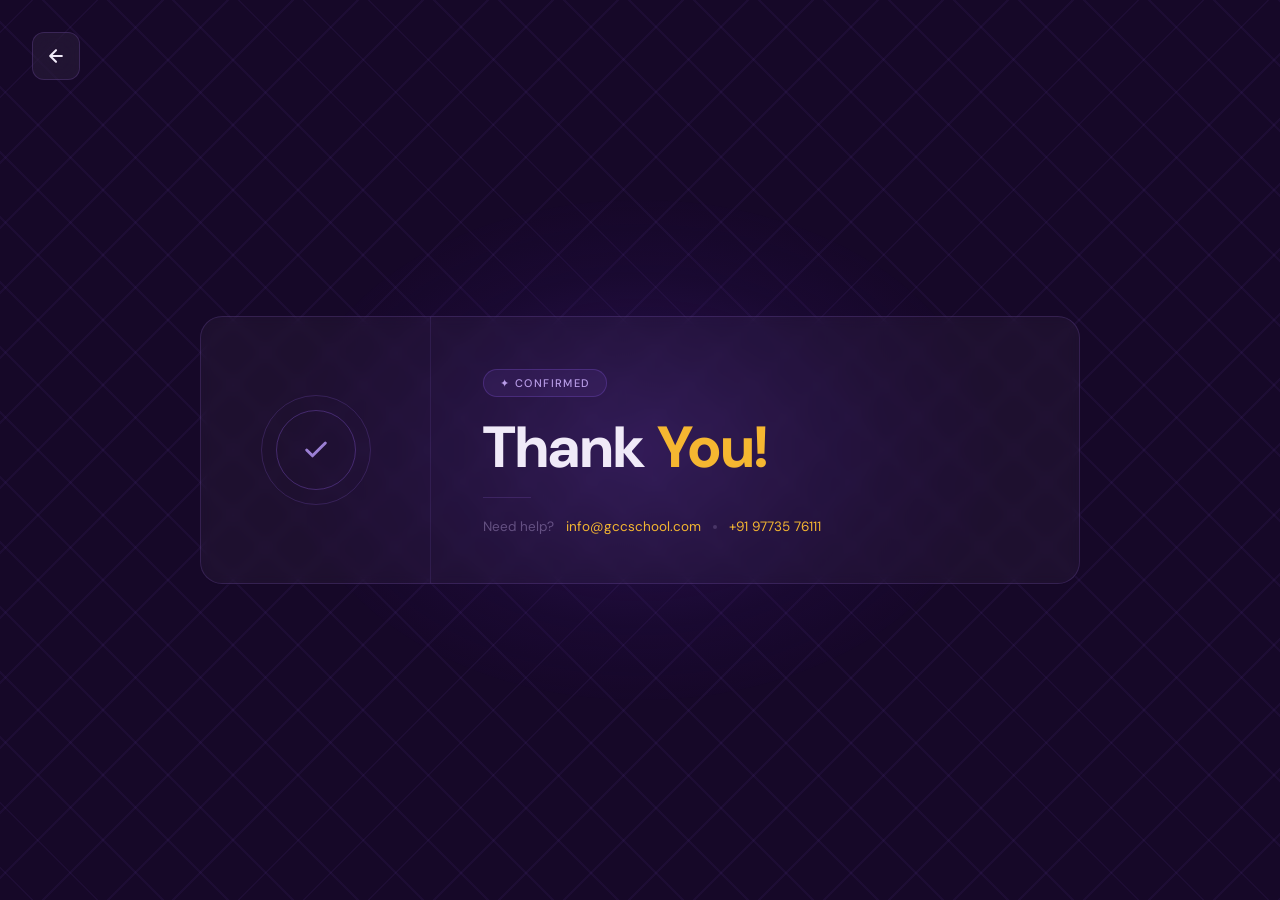
<file: thank-you.html>
<!DOCTYPE html>
<html lang="en">

<head>
  <meta charset="UTF-8" />
  <meta name="viewport" content="width=device-width, initial-scale=1.0" />
  <title>Thank You — GCC School</title>
  <link
    href="https://fonts.googleapis.com/css2?family=Syne:wght@700;800&family=DM+Sans:ital,wght@0,400;0,500;1,400&display=swap"
    rel="stylesheet" />

 <!-- Meta Pixel Code -->
  <script>
    !function (f, b, e, v, n, t, s) {
      if (f.fbq) return; n = f.fbq = function () {
        n.callMethod ?
        n.callMethod.apply(n, arguments) : n.queue.push(arguments)
      };
      if (!f._fbq) f._fbq = n; n.push = n; n.loaded = !0; n.version = '2.0';
      n.queue = []; t = b.createElement(e); t.async = !0;
      t.src = v; s = b.getElementsByTagName(e)[0];
      s.parentNode.insertBefore(t, s)
    }(window, document, 'script',
      'https://connect.facebook.net/en_US/fbevents.js');
    fbq('init', '1308129784468579');
    fbq('track', 'Purchase', { value: 2950.00, currency: 'INR' });
  </script>
  <noscript><img height="1" width="1" style="display:none"
      src="https://www.facebook.com/tr?id=1308129784468579&ev=PageView&noscript=1" /></noscript>
  <!-- End Meta Pixel Code -->


<!-- Google Analytics Code -->

<script>window.dataLayer = window.dataLayer || [];
          function gtag(){dataLayer.push(arguments);}
          gtag('js', new Date());
          gtag('config', 'G-B2ETHYM6MN');</script>

<!-- End Google Analytics Code -->


<!-- Google Tag Manager Code -->

<script>(function(w,d,s,l,i){w[l]=w[l]||[];w[l].push({'gtm.start':
new Date().getTime(),event:'gtm.js'});var f=d.getElementsByTagName(s)[0],
j=d.createElement(s),dl=l!='dataLayer'?'&l='+l:'';j.async=true;j.src=
'https://www.googletagmanager.com/gtm.js?id='+i+dl;f.parentNode.insertBefore(j,f);
})(window,document,'script','dataLayer','GTM-5NVDGXLR');</script>

<!-- End Google Tag Manager Code -->


<!-- Microsoft Clarity Code -->

<script data-hid="clarity-script">(function(c,l,a,r,i,t,y){
          c[a]=c[a]||function(){(c[a].q=c[a].q||[]).push(arguments)};
          t=l.createElement(r);t.async=1;t.src="https://www.clarity.ms/tag/"+i;
          y=l.getElementsByTagName(r)[0];y.parentNode.insertBefore(t,y);
      })(window, document, "clarity", "script", "wtdnppatos");</script>


<!-- End Microsoft Clarity Code -->

  <style>
    *,
    *::before,
    *::after {
      box-sizing: border-box;
      margin: 0;
      padding: 0;
    }

    :root {
      --bg-deep: #160828;
      --bg-mid: #1f0e38;
      --card-bg: rgba(255, 255, 255, 0.035);
      --card-border: rgba(160, 110, 230, 0.18);
      --purple-dim: rgba(140, 90, 220, 0.4);
      --accent-purple: #9b7fd4;
      --accent-yellow: #f5b731;
      --text-white: #f0eaf8;
      --text-muted: rgba(210, 195, 240, 0.65);
      --text-faint: rgba(200, 180, 235, 0.38);
      --green-dot: #3ecf75;
    }

    html,
    body {
      min-height: 100vh;
      font-family: 'DM Sans', sans-serif;
      background: var(--bg-deep);
      color: var(--text-white);
      overflow-x: hidden;
    }

    /* ── Background ── */
    .bg-layer {
      position: fixed;
      inset: 0;
      z-index: 0;
      pointer-events: none;
    }

    /* Chevron / arrow pattern */
    .bg-layer::before {
      content: '';
      position: absolute;
      inset: 0;
      background-image:
        repeating-linear-gradient(45deg,
          transparent 0px,
          transparent 22px,
          rgba(130, 80, 210, 0.07) 22px,
          rgba(130, 80, 210, 0.07) 24px,
          transparent 24px,
          transparent 46px),
        repeating-linear-gradient(135deg,
          transparent 0px,
          transparent 22px,
          rgba(130, 80, 210, 0.07) 22px,
          rgba(130, 80, 210, 0.07) 24px,
          transparent 24px,
          transparent 46px);
    }

    /* Soft radial glow behind card */
    .bg-layer::after {
      content: '';
      position: absolute;
      top: 50%;
      left: 50%;
      transform: translate(-50%, -50%);
      width: 700px;
      height: 500px;
      border-radius: 50%;
      background: radial-gradient(ellipse at center,
          rgba(100, 50, 190, 0.28) 0%,
          rgba(60, 20, 130, 0.10) 50%,
          transparent 75%);
    }

    /* ── Page layout ── */
    .page {
      position: relative;
      z-index: 1;
      min-height: 100vh;
      display: flex;
      align-items: center;
      justify-content: center;
      padding: 48px 24px;
    }

    /* ── Card ── */
    .card {
      width: 100%;
      max-width: 880px;
      background: var(--card-bg);
      border: 1px solid var(--card-border);
      border-radius: 22px;
      display: flex;
      align-items: stretch;
      overflow: hidden;
      backdrop-filter: blur(6px);
      -webkit-backdrop-filter: blur(6px);
      animation: cardIn 0.65s cubic-bezier(0.22, 1, 0.36, 1) both;
    }

    @keyframes cardIn {
      from {
        opacity: 0;
        transform: translateY(28px) scale(0.98);
      }

      to {
        opacity: 1;
        transform: translateY(0) scale(1);
      }
    }

    /* ── Left panel ── */
    .left {
      flex-shrink: 0;
      width: 230px;
      display: flex;
      flex-direction: column;
      align-items: center;
      justify-content: center;
      gap: 22px;
      padding: 52px 28px;
      border-right: 1px solid rgba(150, 100, 220, 0.13);
    }

    /* Concentric rings */
    .icon-wrap {
      position: relative;
      width: 110px;
      height: 110px;
      display: flex;
      align-items: center;
      justify-content: center;
    }

    .ring {
      position: absolute;
      border-radius: 50%;
      border: 1.5px solid var(--purple-dim);
    }

    .ring-1 {
      width: 110px;
      height: 110px;
      border-color: rgba(140, 90, 220, 0.22);
      animation: pulse 2.8s ease-in-out infinite;
    }

    .ring-2 {
      width: 80px;
      height: 80px;
      border-color: rgba(140, 90, 220, 0.35);
    }

    @keyframes pulse {

      0%,
      100% {
        box-shadow: 0 0 0 0 rgba(140, 90, 220, 0.0);
      }

      50% {
        box-shadow: 0 0 0 10px rgba(140, 90, 220, 0.10);
      }
    }

    .check-circle {
      width: 56px;
      height: 56px;
      border-radius: 50%;
      background: transparent;
      display: flex;
      align-items: center;
      justify-content: center;
      position: relative;
      z-index: 1;
    }

    .check-svg {
      width: 28px;
      height: 28px;
      stroke: var(--accent-purple);
      stroke-width: 2.5;
      stroke-linecap: round;
      stroke-linejoin: round;
      fill: none;
      stroke-dasharray: 38;
      stroke-dashoffset: 38;
      animation: drawCheck 0.7s 0.5s cubic-bezier(0.22, 1, 0.36, 1) forwards;
    }

    @keyframes drawCheck {
      to {
        stroke-dashoffset: 0;
      }
    }

    /* Green online dot */
    .online-row {
      display: flex;
      align-items: center;
      gap: 8px;
    }

    .green-dot {
      width: 9px;
      height: 9px;
      border-radius: 50%;
      background: var(--green-dot);
      box-shadow: 0 0 0 3px rgba(62, 207, 117, 0.18);
      animation: dotPulse 2s ease-in-out infinite;
    }

    @keyframes dotPulse {

      0%,
      100% {
        box-shadow: 0 0 0 3px rgba(62, 207, 117, 0.18);
      }

      50% {
        box-shadow: 0 0 0 6px rgba(62, 207, 117, 0.08);
      }
    }

    .online-label {
      font-size: 13.5px;
      color: var(--text-muted);
      font-weight: 400;
    }

    /* ── Right panel ── */
    .right {
      flex: 1;
      padding: 52px 52px 48px;
      display: flex;
      flex-direction: column;
      gap: 20px;
    }

    /* Badge */
    .badge {
      display: inline-flex;
      align-items: center;
      gap: 7px;
      background: rgba(130, 85, 215, 0.10);
      border: 1px solid rgba(130, 85, 215, 0.30);
      border-radius: 999px;
      padding: 6px 16px;
      width: fit-content;
      font-size: 11px;
      font-weight: 500;
      letter-spacing: 0.13em;
      text-transform: uppercase;
      color: #b99de8;
      animation: fadeUp 0.5s 0.15s both;
    }

    /* Heading */
    .heading {
      /* font-family: 'Syne', sans-serif; */
      font-weight: 800;
      font-size: clamp(40px, 5.5vw, 58px);
      line-height: 1.05;
      color: var(--text-white);
      animation: fadeUp 0.5s 0.25s both;
    }

    .heading .yellow {
      color: var(--accent-yellow);
    }

    /* Description */
    .desc {
      font-size: 16px;
      line-height: 1.7;
      color: var(--text-muted);
      animation: fadeUp 0.5s 0.35s both;
    }

    .desc .hl {
      color: var(--accent-purple);
      font-weight: 500;
    }

    /* Divider */
    .divider {
      width: 48px;
      height: 1px;
      background: rgba(150, 100, 220, 0.20);
      animation: fadeUp 0.5s 0.42s both;
    }

    /* Help row */
    .help {
      display: flex;
      align-items: center;
      gap: 12px;
      flex-wrap: wrap;
      animation: fadeUp 0.5s 0.48s both;
    }

    .help-label {
      font-size: 13.5px;
      color: var(--text-faint);
    }

    .help-sep {
      width: 4px;
      height: 4px;
      border-radius: 50%;
      background: rgba(200, 180, 235, 0.20);
    }

    .help a {
      font-size: 13.5px;
      color: var(--accent-yellow);
      text-decoration: none;
      transition: opacity 0.2s;
    }

    .help a:hover {
      opacity: 0.72;
    }

    /* Shared fade-up */
    @keyframes fadeUp {
      from {
        opacity: 0;
        transform: translateY(14px);
      }

      to {
        opacity: 1;
        transform: translateY(0);
      }
    }

    /* PID Display */
    .payment-id {
      background: rgba(0, 0, 0, 0.15);
      padding: 8px 12px;
      border-radius: 6px;
      border: 1px dashed rgba(150, 100, 220, 0.25);
      font-size: 13.5px;
      color: var(--text-muted);
      font-family: monospace;
      margin-top: -6px;
      display: none;
      width: fit-content;
      animation: fadeUp 0.5s 0.38s both;
    }

    .payment-id .value {
      color: var(--text-white);
      font-weight: 500;
      letter-spacing: 0.5px;
    }

    /* ── Responsive ── */
    @media (max-width: 640px) {
      .card {
        flex-direction: column;
      }

      .left {
        width: 100%;
        border-right: none;
        border-bottom: 1px solid rgba(150, 100, 220, 0.13);
        padding: 40px 24px 32px;
      }

      .right {
        padding: 32px 24px 40px;
      }

      .heading {
        font-size: 38px;
      }
    }
    /* ── Back to Home ── */
    .back-home {
      position: fixed;
      top: 32px;
      left: 32px;
      z-index: 100;
      display: flex;
      align-items: center;
      justify-content: center;
      width: 48px;
      height: 48px;
      background: rgba(255, 255, 255, 0.05);
      border: 1px solid rgba(160, 110, 230, 0.2);
      border-radius: 12px;
      color: var(--text-white);
      text-decoration: none;
      backdrop-filter: blur(12px);
      -webkit-backdrop-filter: blur(12px);
      transition: all 0.3s cubic-bezier(0.23, 1, 0.32, 1);
    }

    .back-home:hover {
      background: rgba(160, 110, 230, 0.15);
      border-color: var(--accent-purple);
      transform: translateX(-4px);
      box-shadow: 0 8px 24px rgba(0, 0, 0, 0.2);
    }

    .back-home svg {
      width: 20px;
      height: 20px;
      stroke: currentColor;
      stroke-width: 2.5;
      fill: none;
      stroke-linecap: round;
      stroke-linejoin: round;
    }

    @media (max-width: 768px) {
      .back-home {
        top: 20px;
        left: 20px;
        width: 42px;
        height: 42px;
      }
    }
  </style>
</head>

<body>
  <!-- Google Tag Manager (noscript) -->
  <noscript><iframe src="https://www.googletagmanager.com/ns.html?id=GTM-5NVDGXLR"
  height="0" width="0" style="display:none;visibility:hidden"></iframe></noscript>
  <!-- End Google Tag Manager (noscript) -->

  <a href="index.html" class="back-home" aria-label="Back to home">
    <svg viewBox="0 0 24 24">
      <path d="M19 12H5M5 12L12 19M5 12L12 5"></path>
    </svg>
  </a>

  <div class="bg-layer" aria-hidden="true"></div>

  <main class="page">
    <div class="card" role="main">

      <!-- Left: icon + status -->
      <div class="left">
        <div class="icon-wrap">
          <div class="ring ring-1"></div>
          <div class="ring ring-2"></div>
          <div class="check-circle">
            <svg class="check-svg" viewBox="0 0 24 24" aria-hidden="true">
              <polyline points="20 6 9 17 4 12"></polyline>
            </svg>
          </div>
        </div>
      </div>

      <!-- Right: content -->
      <div class="right">
        <div class="badge">✦ Confirmed</div>

        <h1 class="heading">Thank <span class="yellow">You!</span></h1>

        <div class="divider"></div>

        <div class="help">
          <span class="help-label">Need help?</span>
          <a href="mailto:info@gccschool.com">info@gccschool.com</a>
          <div class="help-sep"></div>
          <a href="tel:+919773576111">+91 97735 76111</a>
        </div>
      </div>

    </div>
  </main>

  <script>
    document.addEventListener("DOMContentLoaded", function () {
      const params = new URLSearchParams(window.location.search);
      const orderId = params.get("cf_order_id");
      if (orderId) {
        document.getElementById("paymentIdValue").textContent = orderId;
        document.getElementById("paymentIdBox").style.display = "block";
      }
    });
  </script>
</body>

</html>
</file>
<file: style.css>
/* ─── RESET ──────────────────────────────────────────────────────────────── */
*,
*::before,
*::after {
    box-sizing: border-box;
    margin: 0;
    padding: 0
}

html {
    scroll-behavior: smooth
}

body {
    font-family: 'Poppins', sans-serif;
    color: #0D0D25;
    background: #fff;
    overflow-x: hidden;
    -webkit-font-smoothing: antialiased;
    line-height: 1.6
}

body.no-scroll {
    overflow: hidden;
    height: 100vh;
}

a {
    color: inherit;
    text-decoration: none
}

button {
    cursor: pointer;
    border: none;
    background: none;
    font-family: 'Poppins', sans-serif
}

img {
    max-width: 100%;
    display: block
}

/* ─── TOKENS ─────────────────────────────────────────────────────────────── */
:root {
    --navy: #5f1295;
    --navy2: #500a81;
    --navy3: #51157c;
    --gold: #F8CA4D;
    --gold2: #E6B52E;
    --gold3: #FFF8E1;
    --teal: #2DD4BF;
    --white: #FFFFFF;
    --fafa: #FAFAFA;
    --f8: #F8F8F8;
    --grey: #F2F2F2;
    --t2: #4A4A6A;
    --t3: #9090AA;
    --red: #8B1A1A;
    --gn: #1A7A4A;
}

/* ─── LAYOUT ─────────────────────────────────────────────────────────────── */
.w {
    width: 100%;
    max-width: 1230px;
    margin: 0 auto;
    padding: 0 18px;
}

.w-full {
    width: 100%
}

.tc {
    text-align: center
}

/* ─── BUTTONS (no arrows ever) ──────────────────────────────────────────── */
.btn {
    display: inline-flex;
    align-items: center;
    justify-content: center;
    font-family: 'Poppins', sans-serif;
    font-weight: 700;
    border-radius: 6px;
    transition: all .22s;
    cursor: pointer;
    border: none;
    letter-spacing: .02em;
    white-space: nowrap
}

.btn-gold {
    background: #FDAC36;
    color: black;
    font-size: .95rem;
    padding: 16px 36px;
    box-shadow: 0 4px 20px rgba(248, 202, 77, .3)
}

.btn-gold:hover {
    background: var(--gold2);
    transform: translateY(-2px);
    box-shadow: 0 8px 28px rgba(248, 202, 77, .42)
}

.btn-gold-lg {
    font-size: 1.05rem;
    padding: 18px 48px
}

.btn-gold-fw {
    width: 100%;
    max-width: 460px;
    font-size: 1rem;
    padding: 18px 32px
}

.btn-purple {
    background: #862E84;
    color: #fff;
    font-size: .95rem;
    padding: 16px 36px;
    box-shadow: 0 4px 20px rgba(142, 55, 215, .3)
}

.btn-purple:hover {
    background: #862E84;
    transform: translateY(-2px);
    box-shadow: 0 8px 28px rgba(142, 55, 215, .42)
}

.btn-purple-lg {
    font-size: 1.05rem;
    padding: 18px 48px
}

.specialistBtn {
    display: flex;
    justify-content: center;
    align-content: center;
}

.specialistBtn button {
    width: 100%;
    color: #e5e3e3;
    display: flex;
    justify-content: center;
    align-content: center;
    font-size: 18px;
    padding: 10px 10px;
    border-radius: 10px;
    font-weight: 600;
    border: 1px solid white;
}

.btn-link:hover {
    opacity: .8;
}

.btn-outline {
    background: transparent;
    color: var(--navy);
    border: 2px solid var(--navy);
    font-size: .92rem;
    padding: 14px 32px
}

.btn-outline:hover {
    background: var(--navy);
    color: #fff
}

/* ─── ANIMATIONS ─────────────────────────────────────────────────────────── */
@keyframes ticker {
    0% {
        transform: translateX(0)
    }

    100% {
        transform: translateX(-50%)
    }
}

@keyframes fadeUp {
    from {
        opacity: 0;
        transform: translateY(20px)
    }

    to {
        opacity: 1;
        transform: none
    }
}

@keyframes stickyIn {
    from {
        opacity: 0;
        transform: translateY(100%)
    }

    to {
        opacity: 1;
        transform: none
    }
}

@keyframes glow {

    0%,
    100% {
        box-shadow: 0 0 30px rgba(248, 202, 77, .2)
    }

    50% {
        box-shadow: 0 0 60px rgba(248, 202, 77, .45)
    }
}

@keyframes flipIn {
    0% {
        transform: rotateY(90deg);
        opacity: 0
    }

    100% {
        transform: rotateY(0deg);
        opacity: 1
    }
}

@keyframes flipOut {
    0% {
        transform: rotateY(0deg);
        opacity: 1
    }

    100% {
        transform: rotateY(-90deg);
        opacity: 0
    }
}

.reveal {
    opacity: 0;
    transform: translateY(20px);
    /* transition: opacity .65s, transform .65s */
}

.reveal.in {
    opacity: 1;
    transform: none
}

.d1 {
    transition-delay: .07s
}

.d2 {
    transition-delay: .14s
}

.d3 {
    transition-delay: .21s
}

.d4 {
    transition-delay: .28s
}

.d5 {
    transition-delay: .35s
}

.d6 {
    transition-delay: .42s
}

/* ════════════════════════════════════════════════════════════
   S0 — STICKY BOTTOM BAR
════════════════════════════════════════════════════════════ */

@media(max-width:540px) {
    .sticky {
        flex-direction: column;
        gap: 10px;
        padding: 12px 20px
    }

    .sticky-watch {
        display: none
    }

    .sticky .btn-gold {
        width: 100%;
        padding: 14px
    }
}

/* ════════════════════════════════════════════════════════════
   S1 — TICKER
════════════════════════════════════════════════════════════ */
.ticker {
    background: #38003C;
    overflow: hidden;
    padding: 10px 0;
    border-bottom: 1px solid rgba(248, 202, 77, .1);
    z-index: 1;
}

.ticker-track {
    display: flex;
    white-space: nowrap;
    animation: ticker 26s linear infinite
}

.ticker-track:hover {
    animation-play-state: paused
}

.ticker-item {
    display: flex;
    align-items: center;
    gap: 14px;
    padding: 0 36px;
    font-size: 13px;
    font-weight: 700;
    color: white;
    text-transform: uppercase;
    letter-spacing: .08em
}

.ticker-star {
    font-size: .9rem;
    color: #F8CA4D;
    ;
}

@media (max-width: 540px) {
    .ticker-item {
        font-size: 11px;
        padding: 0 20px;
        gap: 12px;
    }
}

@media(max-width: 380px) {
    .ticker {
        z-index: 0;
    }

    .ticker-item {
        font-size: 9px;
        padding: 0 20px;
        gap: 12px;
    }
}

/* Sticky bar */
.stiky-container {
    position: fixed;
    bottom: 20px;
    left: 50%;
    transform: translateX(-50%);
    width: 70%;
    max-width: 700px;
    padding: 10px;
    display: flex;
    align-items: center;
    justify-content: space-between;
    gap: 12px;
    background: #38003C;
    border: 2px solid #ba1de2;
    border-radius: 14px;
    box-shadow: 0 0 10px rgba(210, 26, 234, 0.3);
    z-index: 2;
}

/* Price Tag */
.sticky-price-tag {
    position: absolute;
    top: -27px;
    left: 50%;
    transform: translateX(-50%);
    background: #ba1de2;
    color: #fff;
    padding: 5px 16px;
    border-radius: 6px;
    font-size: 12px;
    font-weight: 600;
    white-space: nowrap;
}

/* Left Button */
.sticky-play-btn {
    flex: 1;
    height: 50px;
    display: flex;
    align-items: center;
    justify-content: center;
    gap: 8px;
    color: #fff;
    font-size: 16px;
    font-weight: 500;
    border-radius: 10px;
    cursor: pointer;
    transition: 0.3s ease;
}

.sticky-play-btn:hover {
    background: rgba(255, 255, 255, 0.05);
}

/* Play Icon */
.sticky-play-icon {
    font-size: 14px;
}

/* Right Button */
.sticky-enroll-btn {
    flex: 1;
    height: 50px;
    display: flex;
    align-items: center;
    justify-content: center;
    background: #862E84;
    color: #fff;
    font-size: 16px;
    font-weight: 600;
    border-radius: 30px;
    cursor: pointer;
    transition: 0.3s ease;
}

.sticky-enroll-btn:hover {
    background: #541c53;
}

/* Mobile Responsive */
@media (max-width: 768px) {
    .stiky-container {
        width: calc(100% - 20px);
        bottom: 10px;
        padding: 8px;
        gap: 8px;
    }

    .sticky-play-btn,
    .sticky-enroll-btn {
        height: 44px;
        font-size: 14px;
    }

    .sticky-price-tag {
        font-size: 11px;
        padding: 4px 12px;
    }
}

/* ════════════════════════════════════════════════════════════
   NAV
════════════════════════════════════════════════════════════ */
.nav {
    position: sticky;
    top: 0;
    z-index: 3;
    background: #00000E;
    display: flex;
    align-items: center;
    justify-content: space-between;
    padding: 14px 100px;
    gap: 16px;
}

@media(max-width: 1024px) {
    .nav {
        padding: 14px 40px;
    }
}

@media(max-width: 768px) {
    .nav {
        padding: 12px 18px;
    }

    .nav img {
        height: 45px;
    }
}

.nav img {
    height: 60px;
}

.nav-links {
    display: flex;
    gap: 28px;
    font-size: .84rem;
    color: rgba(255, 255, 255, .55)
}

.nav-links a {
    transition: color .2s
}

.nav-links a:hover {
    color: var(--gold)
}

@media(max-width:700px) {
    .nav-links {
        display: none
    }

    .nav {
        padding: 12px 20px
    }
}

/* =========================
   PHONE RESPONSIVE ONLY
========================= */

@media(max-width: 768px) {

    .nav {
        padding: 12px 18px;
        gap: 12px;
    }

    .nav img {
        height: 46px;
        width: auto;
        object-fit: contain;
    }

    .nav .btn {
        padding: 10px 16px !important;
        font-size: .72rem !important;

        text-align: center;
        line-height: 1.3;

        white-space: nowrap;
    }
}

/* =========================
   SMALL PHONE
========================= */

@media(max-width: 480px) {

    .nav {
        padding: 10px 14px;
        gap: 10px;
        z-index: 2;
    }

    .nav img {
        height: 38px;
    }

    .nav .btn {
        padding: 9px 12px !important;
        font-size: .62rem !important;

        max-width: 145px;

        white-space: normal;
        line-height: 1.25;
    }
}

/* =========================
   HERO
========================= */

.hero {
    position: relative;
    overflow: hidden;
    background:
        linear-gradient(90deg, #120018 0%, #2b0035 45%, #4a0060 100%);
    padding: 90px 0 50px;
}

/* Background Pattern */
.hero-pattern {
    position: absolute;
    inset: 0;
    background-color: #150116;
    /* background-image: url("./images/hero_bg.png"); */
    background-size: cover;
    opacity: 1;
    pointer-events: none;
}

.hero-inner {
    position: relative;
    z-index: 1;
    display: grid;
    grid-template-columns: 1fr 1fr;
    gap: 63px;
    align-items: center;
}

/* LEFT */

.hero-left {
    position: relative;
    z-index: 2;
}

.hero-badge {
    display: inline-flex;
    align-items: center;
    background: #fff;
    color: #8c5a00;
    font-weight: 600;
    padding: 7px 14px;
    border-radius: 100px;
    font-size: 10px;
    letter-spacing: .12em;
    text-transform: uppercase;
    margin-bottom: 24px;
}

.hero h1 {
    font-size: clamp(2rem, 5vw, 48px);
    line-height: 1.05;
    color: white;
    font-weight: 500;
    margin-bottom: 24px;
    letter-spacing: -0.04em;
}

.hl-gold {
    color: #F8CA4D;
}

.hero-sub {
    font-size: 16px;
    line-height: 1.7;
    color: rgba(255, 255, 255, .72);
    max-width: 560px;
    margin-bottom: 34px;
}

.hero-ctas {
    display: flex;
    flex-direction: column;
    gap: 18px;
}

.hero-link {
    color: white;
    font-size: .9rem;
    font-weight: 600;
    opacity: .9;
}

.hero-link:hover {
    opacity: 1;
}

.hero-video {
    position: relative;
    border-radius: 10px;
}

/* .video-card {
    position: relative;
    overflow: hidden;
    border-top-right-radius: 10px;
    border-top-left-radius: 10px;
    background: #000;
    border: 1px solid rgba(255, 255, 255, .08);
    aspect-ratio: 16/9;
    box-shadow: 0 20px 60px rgba(0, 0, 0, .45);
    cursor: pointer;
} */

/* THUMBNAIL IMAGE */

.video-thumbnail-img {
    width: 100%;
    height: 100%;
    object-fit: cover;
    display: block;
    line-height: 0;
}

.video-thumbnail img {
    border-radius: 10px;
}

.video-overlay {
    inset: 0;
}

.video-play-btn {
    position: absolute;

    top: 50%;
    left: 50%;

    transform: translate(-50%, -50%);

    width: 95px;
    height: 95px;

    border-radius: 50%;

    background: rgba(255, 255, 255, .95);

    display: flex;
    align-items: center;
    justify-content: center;

    font-size: 34px;
    color: #000;

    box-shadow: 0 10px 40px rgba(0, 0, 0, .25);

    transition: .35s ease;

    z-index: 5;
}

.video-card:hover .video-play-btn {
    transform: translate(-50%, -50%) scale(1.08);
}

.play-button {
    position: absolute;

    top: 50%;
    left: 50%;

    transform: translate(-50%, -50%);

    width: 80px;
    height: 80px;

    border-radius: 50%;

    background: rgba(255, 255, 255, 0.95);

    display: flex;
    align-items: center;
    justify-content: center;

    font-size: 32px;
    color: #000;

    z-index: 5;

    transition: 0.3s ease;
}

.video-thumbnail:hover .play-button {
    transform: translate(-50%, -50%) scale(1.1);
}

/* WATCH LABEL */

.watch-video-btn {
    position: absolute;
    bottom: 24px;
    left: 24px;
    background: rgba(255, 255, 255, .12);
    border: 1px solid rgba(255, 255, 255, .15);
    backdrop-filter: blur(10px);
    color: white;
    padding: 12px 20px;
    border-radius: 50px;
    font-size: 14px;
    font-weight: 600;
    z-index: 5;
}

/* VIDEO CAPTION */

.video-caption {
    display: flex;
    justify-content: center;
    align-items: center;
    color: rgba(255, 255, 255, 0.95);
    font-size: .95rem;
    font-style: italic;
    padding: 14px 26px;

    background: linear-gradient(135deg,
            rgba(255, 255, 255, 0.10),
            rgba(255, 255, 255, 0.03));
    backdrop-filter: blur(14px);
    border: 1px solid rgba(255, 255, 255, 0.08);
    box-shadow: 0 8px 30px rgba(0, 0, 0, 0.25);
    border-bottom-right-radius: 10px;
    border-bottom-left-radius: 10px;
    z-index: 0;
}

/* VIDEO POPUP */

.video-popup {
    position: fixed;
    inset: 0;
    background: rgba(0, 0, 0, .88);
    display: flex;
    align-items: center;
    justify-content: center;
    padding: 20px;
    opacity: 0;
    visibility: hidden;
    transition: .3s ease;
    z-index: 99999 !important;
}

/* ACTIVE POPUP */

.video-popup.active {
    opacity: 8;
    visibility: visible;
}

/* POPUP VIDEO BOX */

.popup-video-box {
    width: 100%;
    max-width: 1100px;
    border-radius: 18px;
    overflow: hidden;
    background: #000;
    position: relative;
}

/* VIDEO */

.popup-video-box video {
    width: 100%;
    display: block;
}

/* CLOSE BUTTON */

.close-video-popup {
    position: absolute;
    top: -60px;
    right: 0;
    width: 46px;
    height: 46px;
    border-radius: 50%;
    background: white;
    display: flex;
    align-items: center;
    justify-content: center;
    color: black;
    font-size: 20px;
    font-weight: 700;
    cursor: pointer;
}



/* ========================================
   STATS BAR
======================================== */

.stats-bar {
    /* position: relative; */
    /* z-index: 1; */

    width: 100%;
    max-width: 1200px;

    margin: 50px auto 0;

    display: grid;
    grid-template-columns: repeat(3, 1fr);

    gap: 18px;

    padding: 0 18px;
}

/* CARD */

.stat-card {
    background: #000000;
    backdrop-filter: blur(14px);
    border: 1px solid 1px solid rgba(255, 255, 255, .08);
    border-radius: 10px;
    padding: 26px 22px;
    text-align: center;
    transition: .3s ease;
}

/* NUMBER */

.stat-val {
    font-size: 20px;
    font-weight: 800;
    color: #FFDDA5;
}

/* LABEL */

.stat-lbl {
    font-size: 12px;
    line-height: 1.5;
    color: rgba(255, 255, 255, .62);
}

/* RESPONSIVE */

@media(max-width:768px) {

    .stats-bar {
        grid-template-columns: 1fr;
        gap: 14px;

        margin-top: 35px;
    }

    .stat-card {
        padding: 22px 18px;
    }

    .stat-val {
        font-size: 26px;
    }

    .stat-lbl {
        font-size: 13px;
    }
}

/* MOBILE */

@media(max-width:768px) {

    .video-play-btn {
        width: 75px;
        height: 75px;
        font-size: 28px;
    }

    .watch-video-btn {
        left: 16px;
        bottom: 16px;

        padding: 10px 16px;

        font-size: 12px;
    }

    .close-video-popup {
        width: 40px;
        height: 40px;

        top: -50px;

        font-size: 16px;
    }

    .video-caption {
        font-size: 13px;
        line-height: 1.5;
        text-align: center;
        padding: 12px 14px;
    }
}

/* =========================================
   HERO RESPONSIVE IMPROVEMENTS
========================================= */

/* LARGE TABLET */

@media(max-width: 1100px) {

    .hero-inner {
        gap: 40px;
    }

    .hero h1 {
        font-size: 42px;
    }

    .hero-sub {
        font-size: 15px;
    }
}

/* TABLET */

@media(max-width: 991px) {

    .hero {
        padding: 70px 0 50px;
    }

    .hero-inner {
        grid-template-columns: 1fr;
        gap: 45px;
    }

    .hero-left {
        text-align: center;
    }

    .hero-sub {
        max-width: 100%;
        margin-left: auto;
        margin-right: auto;
    }

    .hero-ctas {
        align-items: center;
    }

    .hero-video {
        width: 100%;
        max-width: 750px;
        margin: auto;
    }

    .stats-bar {
        grid-template-columns: repeat(3, 1fr);
        gap: 14px;
    }
}

/* MOBILE */

@media(max-width: 768px) {

    .hero {
        padding: 60px 0 40px;
    }

    .hero-inner {
        gap: 34px;
    }

    .hero-badge {
        font-size: 9px;
        padding: 7px 12px;
        margin-bottom: 18px;
    }

    .hero h1 {
        font-size: 34px;
        line-height: 1.15;
        margin-bottom: 18px;
    }

    .hero-sub {
        font-size: 14px;
        line-height: 1.75;
        margin-bottom: 24px;
    }

    .hero-ctas {
        width: 100%;
    }

    .hero-ctas .btn {
        width: 100%;
        max-width: 100%;
        padding: 16px 20px;
        font-size: 14px;
        line-height: 1.5;
        white-space: normal;
        text-align: center;
    }

    .video-thumbnail {
        position: relative;
        overflow: hidden;
        border-radius: 10px;
        cursor: pointer;
    }

    /* VIDEO */

    .video-thumbnail img {
        width: 100%;
        display: block;
        border-radius: 10px;
    }

    .play-button {
        width: 72px;
        height: 72px;
        font-size: 26px;
    }

    /* POPUP */

    .popup-video-box {
        max-width: 100%;
        border-radius: 12px;
    }

    .close-video {
        top: -50px;
        right: 0;

        width: 40px;
        height: 40px;

        font-size: 18px;
    }

    /* STATS */

    .stats-bar {
        grid-template-columns: 1fr;
        gap: 12px;
        margin-top: 40px;
    }

    .stat-card {
        padding: 20px 16px;
    }

    .stat-val {
        font-size: 18px;
    }

    .stat-lbl {
        font-size: 13px;
    }
}

/* SMALL MOBILE */

@media(max-width: 480px) {

    .hero {
        padding: 55px 0 35px;
    }

    .hero h1 {
        font-size: 28px;
    }

    .hero-sub {
        font-size: 13px;
    }

    .hero-badge {
        font-size: 8px;
        padding: 6px 10px;
    }

    .hero-ctas .btn {
        font-size: 13px;
        padding: 15px 16px;
    }

    .play-button {
        width: 64px;
        height: 64px;
        font-size: 22px;
    }

    .stats-bar {
        margin-top: 32px;
    }

    .video-popup {
        padding-top: 140px;
        display: block;
    }
}

/* EXTRA SMALL */

@media(max-width: 380px) {

    .hero h1 {
        font-size: 24px;
    }

    .hero-sub {
        font-size: 12px;
    }

    .hero-ctas .btn {
        font-size: 12px;
        padding: 14px 14px;
    }

    .play-button {
        width: 58px;
        height: 58px;
        font-size: 20px;
    }

    .video-popup {
        padding-top: 140px;
        display: block;

    }
}

/* ════════════════════════════════════════════════════════════
   S3 — BELIEF SHIFT
════════════════════════════════════════════════════════════ */
.belief {
    background: #EEEBE0;
    padding: 80px 0;
}

.belief-grid {
    display: grid;
    grid-template-columns: 1fr 1fr;
    gap: 72px;
    align-items: start
}

@media(max-width:860px) {
    .belief-grid {
        grid-template-columns: 1fr;
        gap: 48px
    }
}

.belief-lbl {
    font-size: .7rem;
    letter-spacing: .14em;
    text-transform: uppercase;
    color: #862E84;
    font-weight: 400;
    margin-bottom: 12px
}

.belief h2 {
    font-size: clamp(1.7rem, 3vw, 2.4rem);
    color: black;
    line-height: 1.1;
    letter-spacing: -.02em;
    margin-bottom: 16px
}

.belief h2 span {
    color: #862F84;
}

.belief-body {
    font-size: .97rem;
    color: #862F84;
    font-size: 30px;
    font-weight: 500;
    line-height: 1;
    margin-bottom: 36px
}

.belief-description {
    color: rgb(128, 128, 128);
}

/* 2x2 icon grid */
.icon-grid {
    display: grid;
    grid-template-columns: 1fr 1fr;
    gap: 14px;
    margin-top: 20px;
}

.icon-card {
    display: flex;
    align-items: center;
    gap: 10px;
    background: white;
    border-radius: 12px;
    padding: 20px 18px
}

.icon-card-ico {
    width: 78px;
    height: 78px;
    border-radius: 8px;
    display: flex;
    justify-content: center;
    font-size: 1rem;
    margin-bottom: 12px
}

.icon-card-description {
    padding: 0px 24px;
}

.icon-card img {
    height: 75px;
}

.icon-card h4 {
    font-size: 20px;
    font-weight: 700;
    color: rgb(39, 39, 39);
    margin-bottom: 5px;
    line-height: 1.3
}

.icon-card p {
    font-size: .78rem;
    color: var(--t2);
    line-height: 1.5
}

/* =========================
   PHONE RESPONSIVE ONLY
========================= */

@media(max-width: 768px) {

    .belief {
        padding: 60px 0;
    }

    .belief-grid {
        grid-template-columns: 1fr;
        gap: 40px;
    }

    /* LEFT CONTENT */

    .belief-lbl {
        font-size: .68rem;
        margin-bottom: 10px;
    }

    .belief h2 {
        font-size: 2rem;
        line-height: 1.2;
        margin-bottom: 14px;
    }

    .belief-body {
        font-size: 24px;
        line-height: 1.2;
        margin-bottom: 20px;
    }

    .belief-description {
        font-size: 14px;
        line-height: 1.7;
    }

    /* TOGGLE AREA */

    .toggle-ui {
        width: 100%;
    }

    .switch-row {
        justify-content: center;
        flex-wrap: wrap;
        gap: 12px;
    }

    .flip-area {
        width: 100%;
    }

    .flip-card {
        width: 100%;
    }

    /* ICON GRID */

    .icon-grid {
        grid-template-columns: 1fr;
        gap: 16px;
        margin-top: 32px;
    }

    .icon-card {
        align-items: flex-start;
        padding: 18px 16px;
        border-radius: 14px;
    }

    .icon-card img {
        height: 58px;
        flex-shrink: 0;
    }

    .icon-card-description {
        padding: 0;
    }

    .icon-card h4 {
        font-size: 16px;
        line-height: 1.4;
        margin-bottom: 6px;
    }

    .icon-card p {
        font-size: 13px;
        line-height: 1.6;
    }
}

/* =========================
   SMALL PHONE
========================= */

@media(max-width: 480px) {

    .belief {
        padding: 50px 0;
    }

    .belief h2 {
        font-size: 1.7rem;
    }

    .belief-body {
        font-size: 20px;
    }

    .belief-description {
        font-size: 13px;
    }

    .icon-card {
        gap: 12px;
        padding: 16px 14px;
    }

    .icon-card img {
        height: 50px;
    }

    .icon-card h4 {
        font-size: 15px;
    }

    .icon-card p {
        font-size: 12px;
    }

    .switch-lbl {
        font-size: 13px;
    }
}

/* Toggle graphic */
.toggle-wrap {
    display: flex;
    flex-direction: column;
    align-items: center;
    gap: 0
}

.toggle-ui {
    background: #3C0247;
    border-radius: 20px;
    padding: 32px 36px;
    width: 100%;
    border: 1px solid rgba(248, 202, 77, .15);
    display: flex;
    flex-direction: column;
    align-items: center;
    gap: 28px;
    min-height: 380px;
}

/* Switch */
.switch-row {
    display: flex;
    align-items: center;
    gap: 16px
}

.switch-lbl {
    font-size: .8rem;
    font-weight: 700;
    text-transform: uppercase;
    letter-spacing: .08em;
    color: rgba(255, 255, 255, .35);
    transition: color .4s
}

.switch-lbl.active {
    color: var(--gold)
}

.switch-track {
    width: 56px;
    height: 28px;
    background: rgba(255, 255, 255, .1);
    border-radius: 100px;
    border: 1px solid rgba(255, 255, 255, .2);
    /* cursor: pointer; */
    position: relative;
    transition: background .4s;
}

.switch-track.on {
    background: rgba(248, 202, 77, .25);
    border-color: rgba(248, 202, 77, .5)
}

.switch-thumb {
    position: absolute;
    top: 3px;
    left: 3px;
    width: 22px;
    height: 22px;
    border-radius: 50%;
    background: rgba(255, 255, 255, .4);
    transition: all .4s cubic-bezier(.22, 1, .36, 1);
}

.switch-track.on .switch-thumb {
    left: 31px;
    background: var(--gold)
}

/* Flip card area */
.flip-area {
    perspective: 800px;
    width: 100%;
    min-height: 160px
}

.flip-card {
    position: relative;
    width: 100%;
    transform-style: preserve-3d;
    transition: transform .6s cubic-bezier(.22, 1, .36, 1)
}

.flip-card.flipped {
    transform: rotateY(180deg)
}

.flip-face {
    position: absolute;
    inset: 0;
    backface-visibility: hidden;
    border-radius: 12px;
    display: flex;
    flex-direction: column;
    align-items: center;
    justify-content: center;
    padding: 36px 28px;
    text-align: center;
    min-height: 160px;
}

.flip-front {
    background: rgba(255, 255, 255, 0.08);
    backdrop-filter: blur(14px);
    -webkit-backdrop-filter: blur(14px);
    border: 1px solid rgba(255, 255, 255, 0.10);
    box-shadow:
        0 8px 32px rgba(0, 0, 0, 0.25);
    border-radius: 18px;
    position: relative;
    overflow: hidden;
}

.flip-back {
    background-color: rgb(255, 255, 255);
    border: 1px solid rgba(248, 202, 77, .25);
    transform: rotateY(180deg)
}

.flip-state-label {
    font-size: .65rem;
    font-weight: 700;
    letter-spacing: .1em;
    text-transform: uppercase;
    margin-bottom: 10px
}

.flip-front .flip-state-label {
    color: rgba(255, 255, 255, .3)
}

.flip-back .flip-state-label {
    color: rgba(248, 202, 77, .6)
}

.flip-plan-b {
    font-size: 1.6rem;
    font-weight: 800;
    color: rgba(255, 255, 255, .45);
    text-decoration: line-through;
    text-decoration-color: #c1c1c1;
    text-decoration-thickness: 1px
}

.flip-plan-a {
    font-size: 1.6rem;
    font-weight: 800;
    color: #862F84;
}

.flip-sub {
    font-size: .78rem;
    margin-top: 8px
}

.flip-front .flip-sub {
    color: rgba(255, 255, 255, .3)
}

.flip-back .flip-sub {
    color: rgba(248, 202, 77, .5)
}

.flip-card {
    transition: transform 0.8s ease;
    transform-style: preserve-3d;
}

.flip-card.flipped {
    transform: rotateY(180deg);
}

.switch-track {
    transition: all 0.4s ease;
}

.switch-track.active .switch-thumb {
    transform: translateX(30px);
}

/* ========================================
   CREDENTIAL SECTION
======================================== */

.credential-section {
    background: #ffffff;
    padding: 15px 0;
}

.credential-heading {
    text-align: center;
    font-size: 36px;
    line-height: 1.2;
    color: #111827;
    margin-top: 60px;
    margin-bottom: 60px;
    letter-spacing: -0.03em;
}

.credential-grid {
    display: grid;
    grid-template-columns: repeat(3, 1fr);
    gap: 18px;
    width: 100%;
    max-width: 1171px;
    margin: 0 auto;
    padding: 0 18px;
}

/* CARD */

.credential-card {
    border-radius: 18px;
    padding: 26px 24px 30px;
    color: white;
    min-height: 520px;
    display: flex;
    flex-direction: column;
    position: relative;
    overflow: hidden;
    transition: .3s ease;
}

.credential-card:hover {
    transform: translateY(-6px);
}

/* GLASS SHINE */

.credential-card::before {
    content: "";
    position: absolute;
    inset: 0;
    background: linear-gradient(180deg,
            rgba(255, 255, 255, 0.10),
            transparent 35%);
    pointer-events: none;
}

.acca-card {
    background: linear-gradient(180deg,
            #5e0000,
            #730707);
}

.aima-card {
    background: linear-gradient(180deg,
            #12395f,
            #163d66);
}

.british-card {
    background: linear-gradient(180deg,
            #3a164f,
            #4c1f66);
}

.credential-logo {
    width: 110px;
    height: 46px;
    border-radius: 8px;
    display: flex;
    align-items: center;
    justify-content: center;
    margin-bottom: 28px;
}

.credential-logo img {
    object-fit: contain;
}

.credential-card h3 {
    font-size: 22px;
    line-height: 1.25;
    margin-bottom: 18px;
}

.credential-card h3 span {
    display: block;
    font-size: 22px;
    opacity: .92;
    margin-top: 6px;
}

.credential-card p {
    font-size: 18px;
    line-height: 1.7;
    color: rgba(255, 255, 255, .88);
    margin-bottom: 18px;
}

.credential_programmer_dilvery {
    display: flex;
    flex-direction: column;
    align-items: center;
    gap: 18px;
    margin: 40px auto;
}

.credential_programmer_dilvery img {
    width: 45%;
}

.credential_programmer_dilvery p {
    font-size: 23px;
    font-weight: 700;
}

/* RESPONSIVE */

/* =========================
   TABLET
========================= */

@media(max-width: 991px) {

    .credential-section {
        padding: 50px 0;
    }

    .credential-heading {
        font-size: 32px;
        line-height: 1.25;

        margin-top: 30px;
        margin-bottom: 40px;

        padding: 0 10px;
    }

    .credential-grid {
        grid-template-columns: 1fr;
        gap: 20px;

        padding: 0 16px;
    }

    .credential-card {
        min-height: auto;
        padding: 24px 22px 28px;
    }

    .credential-card h3 {
        font-size: 22px;
        line-height: 1.4;
    }

    .credential-card h3 span {
        font-size: 20px;
    }

    .credential-card p {
        font-size: 16px;
        line-height: 1.7;
    }

    /* DELIVERY */

    .credential_programmer_dilvery {
        gap: 16px;

        margin: 35px auto 0;
    }

    .credential_programmer_dilvery img {
        width: 70%;
    }

    .credential_programmer_dilvery p {
        font-size: 20px;
        text-align: center;
        line-height: 1.5;

        padding: 0 10px;
    }
}

/* =========================
   MOBILE
========================= */

@media(max-width: 768px) {

    .credential-section {
        padding: 40px 0;
    }

    .credential-heading {
        font-size: 28px;
        line-height: 1.3;

        margin-top: 20px;
        margin-bottom: 30px;
    }

    .credential-grid {
        gap: 18px;
        padding: 0 14px;
    }

    /* CARD */

    .credential-card {
        border-radius: 16px;

        padding: 22px 18px 24px;
    }

    .credential-logo {
        width: 100px;
        height: 42px;

        margin-bottom: 22px;
    }

    .credential-logo img {
        max-width: 100%;
        height: auto;
    }

    .credential-card h3 {
        font-size: 20px;
        line-height: 1.4;

        margin-bottom: 16px;
    }

    .credential-card h3 span {
        font-size: 18px;
        margin-top: 5px;
    }

    .credential-card p {
        font-size: 15px;
        line-height: 1.7;

        margin-bottom: 16px;
    }

    /* DELIVERY */

    .credential_programmer_dilvery {
        gap: 14px;
        margin-top: 30px;
    }

    .credential_programmer_dilvery img {
        width: 90%;
    }

    .credential_programmer_dilvery p {
        font-size: 18px;
        line-height: 1.5;
    }
}

/* =========================
   SMALL PHONE
========================= */

@media(max-width: 540px) {

    .credential-section {
        padding: 30px 0;
    }

    .credential-heading {
        font-size: 24px;
        line-height: 1.35;

        margin-bottom: 26px;
    }

    .credential-grid {
        padding: 0 12px;
    }

    .credential-card {
        padding: 20px 16px 22px;
    }

    .credential-logo {
        width: 90px;
        height: 40px;

        margin-bottom: 18px;
    }

    .credential-card h3 {
        font-size: 18px;
    }

    .credential-card h3 span {
        font-size: 16px;
    }

    .credential-card p {
        font-size: 14px;
        line-height: 1.7;
    }

    .credential_programmer_dilvery img {
        width: 100%;
    }

    .credential_programmer_dilvery p {
        font-size: 16px;

        padding: 0 12px;
    }
}

/* =========================
   EXTRA SMALL PHONE
========================= */

@media(max-width: 350px) {

    .credential-heading {
        font-size: 21px;
    }

    .credential-card {
        padding: 18px 14px 20px;
    }

    .credential-card h3 {
        font-size: 16px;
        line-height: 1.5;
    }

    .credential-card h3 span {
        font-size: 14px;
    }

    .credential-card p {
        font-size: 13px;
    }

    .credential_programmer_dilvery p {
        font-size: 14px;
    }
}

/* =========================================
   PLACEMENT SYSTEM SECTION
========================================= */
.placement-system-section {
    background: #f3f3f3;
    padding: 90px 0;
}

/* HEADING */
.placement-heading {
    text-align: center;
    font-size: 36px;
    line-height: 1.1;
    font-weight: 800;
    color: #3a0148;
    letter-spacing: -0.04em;
    margin-bottom: 22px;
}

.placement-sub {
    text-align: center;
    max-width: 640px;
    margin: 0 auto 45px;
    font-size: 15px;
    line-height: 1.7;
    color: #666;
}

.placement-sub strong {
    color: #222;
}

/* FLOW */
.placement-flow {
    display: grid;
    grid-template-columns: repeat(3, 1fr);
    align-items: center;
    gap: 12px;
    margin-bottom: 70px;
}

/* CARD */
.flow-card {
    background: #ececec;
    border-radius: 20px;
    padding: 30px;
    min-height: 271px;
    display: flex;
    flex-direction: column;
    align-items: center;
    justify-content: flex-start;
    transition: .3s ease;
    position: relative;
}

.flow-card:hover {
    transform: translateY(-6px);
}

/* LABEL */
.flow-label {
    font-size: 14px;
    font-weight: 800;
    letter-spacing: .08em;
    color: #4c1b65;
    margin-bottom: 28px;
    text-align: center;
}

/* IMAGE */
.flow-image {
    width: 100%;
    flex: 1;
    display: flex;
    align-items: center;
    justify-content: center;
}

.flow-image img {
    max-width: 100%;
    max-height: 220px;
    object-fit: contain;
}

.flow-image-m {
    width: 100%;
    flex: 1;
    display: flex;
    align-items: center;
    justify-content: center;
}

.flow-image-m img {
    width: 50%;
    max-height: 220px;
    object-fit: contain;
}

/* PLUS */
.flow-plus {
    width: 46px;
    height: 46px;
    border-radius: 50%;
    border: 1px solid #bbb;
    color: #999;
    display: flex;
    align-items: center;
    justify-content: center;
    font-size: 28px;
    font-weight: 300;
    margin: auto;
}

/* COPY */

.placement-copy {
    text-align: center;
    max-width: 920px;
    margin: 0 auto 40px;
}

.placement-copy p {
    font-size: 20px;
    margin: 0 30px;
    line-height: 1.8;
    color: #333;
    font-weight: 600;
    margin-bottom: 28px;
}

.placement-copy h3 {
    font-size: 28px;
    font-weight: 800;

    color: #353535;
}

/* CTA */

.placement-cta {
    display: flex;
    justify-content: center;

    margin-bottom: 60px;
}

.placement-btn {
    display: inline-flex;
    align-items: center;
    gap: 14px;

    background: #f7c948;

    color: #111;

    padding: 20px 42px;

    border-radius: 999px;

    font-size: 18px;
    font-weight: 700;

    transition: .3s ease;

    box-shadow:
        0 10px 30px rgba(247, 201, 72, .35);
}

.placement-btn:hover {
    transform: translateY(-3px);
}

.placement-btn span {
    font-size: 20px;
}

/* LOGOS */
.placement-logos-title {
    text-align: center;
    font-size: 13px;
    font-weight: 700;
    letter-spacing: .12em;
    color: #666;
    margin-bottom: 30px;
}

.placement-logos {
    display: grid;
    grid-template-columns: repeat(11, 1fr);
    margin: 0 auto;
}

.partner-logo {
    background: white;
    border-radius: 10px;
    height: 64px;
    display: flex;
    align-items: center;
    justify-content: center;
    padding: 12px;
    border: 1px solid rgba(0, 0, 0, .05);
    transition: .25s ease;
}

.partner-logo:hover {
    transform: translateY(-4px);
}

.partner-logo img {
    max-width: 100%;
    max-height: 28px;
    object-fit: contain;
    filter: grayscale(1);
    opacity: .9;
}

/* RESPONSIVE */

@media(max-width:1100px) {
    .placement-flow {
        grid-template-columns: 1fr;
        gap: 30px;
    }

    .flow-plus {
        transform: rotate(90deg);
        margin: 10px auto;
    }

    .placement-logos {
        grid-template-columns: repeat(auto-fill, minmax(100px, 1fr));
    }
}

@media(max-width:768px) {

    .placement-heading {
        font-size: 34px;
    }

    .placement-sub {
        font-size: 16px;
    }

    .placement-copy p {
        font-size: 17px;
    }

    .placement-copy h3 {
        font-size: 22px;
    }

    .placement-btn {
        font-size: 15px;
        padding: 18px 26px;
    }

    .placement-logos {
        grid-template-columns: repeat(3, 1fr);
    }
}

@media(max-width:540px) {

    .placement-system-section {
        padding: 70px 0;
    }

    .placement-heading {
        font-size: 28px;
    }

    /* .placement-logos {
        grid-template-columns: repeat(2, 1fr);
    } */

    .flow-card {
        min-height: auto;
    }
}

@media(max-width: 375px) {

    .flow-card {
        padding: 10px 0px;
    }

    .flow-image {
        padding: 0px 0px;
    }

    .flow-image img {
        width: 263px;
    }
}

/* =========================================
   MYTH SECTION
========================================= */

.myth-section {
    background: #43004d;
    padding: 90px 0;
}

/* TOP LABEL */

.myth-top-label {
    text-align: center;
    font-size: 11px;
    font-weight: 700;
    letter-spacing: .18em;
    text-transform: uppercase;
    color: rgba(255, 255, 255, .65);
    margin-bottom: 18px;
}

/* HEADING */

.myth-heading {
    text-align: center;
    font-size: 36px;
    line-height: 1.08;
    font-weight: 500;
    color: white;
    letter-spacing: -0.04em;
    margin-bottom: 60px;
}

/* GRID */

.myth-grid {
    display: grid;
    grid-template-columns: 1fr 1fr;
    gap: 22px;
}

/* CARD */

.myth-ui-card {
    background: #f8f6f6;
    border-radius: 14px;
    overflow: hidden;
    transition: .3s ease;
    box-shadow:
        0 10px 30px rgba(0, 0, 0, .10);
}

.myth-ui-card:hover {
    transform: translateY(-5px);
}

/* TOP AREA */

.myth-id {
    padding: 26px 26px 10px;
    font-size: 12px;
    font-weight: 800;
    letter-spacing: .12em;
    text-transform: uppercase;
    color: #F50808;
    background-color: white;
}

/* RED TEXT */

.myth-text-red {
    padding: 0 26px 28px;
    padding-right: 20px;
    font-size: 14px;
    line-height: 1.5;
    font-weight: 700;
    font-style: italic;
    color: #8B1A1A;
    background-color: white;
}

/* DIVIDER */

.fact-divider {
    height: 1px;
    background: #f1f1f1;
}

/* FACT SECTION */

.fact-tag {
    width: max-content;
    margin: 22px 26px 14px;
    background: #8d2ab3;
    color: white;
    font-size: 12px;
    font-weight: 700;
    letter-spacing: .08em;
    padding: 6px 12px;
    border-radius: 5px;
}

.myth-ui-card p {
    padding: 0 26px 28px;
    font-size: 14px;
    line-height: 1.8;
    color: #444;
}

/* RESPONSIVE */

@media(max-width:991px) {

    .myth-grid {
        grid-template-columns: 1fr;
    }

    .myth-heading {
        font-size: 38px;
    }
}

@media(max-width:540px) {

    .myth-section {
        padding: 70px 0;
    }

    .myth-heading {
        font-size: 28px;
    }

    .myth-text-red {
        font-size: 18px;
    }

    .myth-ui-card p {
        font-size: 15px;
    }

    .myth-ui-card {
        border-radius: 12px;
    }
}

/* =========================================
   PROGRAMME FIT SECTION
========================================= */

.programme-fit-section {
    background: #ded8cd;
    padding: 90px 0;
}

/* HEADING */

.programme-fit-heading {
    text-align: center;
    font-size: 38px;
    line-height: 1.1;
    font-weight: 600;
    color: #14142b;
    letter-spacing: -0.04em;
    margin-bottom: 60px;
}

/* GRID */

.programme-fit-grid {
    display: grid;
    grid-template-columns: 1fr 1fr;
    gap: 18px;
    margin-bottom: 50px;
}

/* CARD */

.fit-card {
    background: #f8f8f8;
    border-left: 4px solid #f4c63d;
    border-top-right-radius: 10px;
    border-bottom-right-radius: 10px;
    padding: 24px;
    transition: .3s ease;
    box-shadow:
        0 2px 10px rgba(0, 0, 0, .04);
}

.fit-card:hover {
    transform: translateY(-4px);
}

/* ACTIVE CARD */

.active-fit {
    position: relative;
}

/* TITLE */

.fit-card h3 {
    font-size: 14px;
    line-height: 1.5;
    font-weight: 700;
    color: #1c1c2e;
    margin-bottom: 16px;
}

/* DESCRIPTION */

.fit-card p {
    font-size: 17px;
    line-height: 1.7;
    color: #6c6c7f;
}

.fit-card strong {
    color: #222;
}

/* CTA */
.programme-fit-cta {
    display: flex;
    justify-content: center;
}

.programme-fit-btn {
    display: inline-flex;
    align-items: center;
    justify-content: center;
    min-width: 320px;
    background: #f4c63d;
    color: #111;
    padding: 20px 36px;
    border-radius: 10px;
    font-size: 18px;
    font-weight: 800;
    transition: .3s ease;
    box-shadow:
        0 10px 30px rgba(244, 198, 61, .25);
}

.programme-fit-btn:hover {
    transform: translateY(-3px);
}

/* RESPONSIVE */

@media(max-width:991px) {
    .programme-fit-grid {
        grid-template-columns: 1fr;
    }

    .programme-fit-heading {
        font-size: 30px;
        margin-bottom: 40px;
    }
}

@media(max-width:540px) {

    .programme-fit-section {
        padding: 70px 0;
    }

    .programme-fit-heading {
        font-size: 30px;
    }

    .fit-card {
        padding: 22px 20px;
        min-height: auto;
    }

    .fit-card h3 {
        font-size: 18px;
    }

    .fit-card p,
    .fit-highlight-box {
        font-size: 15px;
    }

    .programme-fit-btn {
        width: 100%;
        min-width: auto;

        font-size: 16px;
    }
}

/* =========================================
   FINANCE GAP SECTION
========================================= */

.finance-gap-section {
    background: #f4f4f4;
    padding: 90px 0;
}

/* LABEL */

.finance-gap-label {
    font-size: 12px;
    font-weight: 800;
    letter-spacing: .16em;
    text-transform: uppercase;
    color: #8f2aa8;
    margin-bottom: 20px;
}

/* HEADING */

.finance-gap-heading {
    font-size: 36px;
    line-height: 1.08;
    font-weight: 800;
    color: #18182f;
    letter-spacing: -0.04em;
    margin-bottom: 60px;
}

/* CONTENT */

.finance-gap-content {
    display: grid;
    grid-template-columns: 1fr 1.2fr;
    gap: 60px;
    align-items: start;
    margin-bottom: 60px;
}

/* LEFT */

.finance-stats-column {
    display: flex;
    flex-direction: column;
    gap: 38px;
}

.finance-big-number {
    font-size: 64px;
    line-height: 1;
    font-weight: 800;
    color: #962ea8;
    margin-bottom: 10px;
}

.finance-stat-box h3 {
    font-size: 14px;
    line-height: 1.4;
    font-weight: 700;
    color: #222;

    margin-bottom: 8px;
}

.finance-stat-box p {
    font-size: 14px;
    line-height: 1.7;
    color: #9a9aab;
}

/* ANALYSIS CARD */

.finance-analysis-card {
    background: white;
    border-radius: 18px;
    overflow: hidden;
    box-shadow:
        0 10px 40px rgba(0, 0, 0, .08);
}

/* HEADER */

.analysis-header {
    background: #090922;
    padding: 24px 28px;
}

.analysis-header h3 {
    font-size: 12px;
    font-weight: 700;
    color: white;
    margin-bottom: 8px;
}

.analysis-header p {
    font-size: 10px;
    color: rgba(255, 255, 255, .65);
}

/* TABLE */
.analysis-table {
    width: 100%;
}

.analysis-row {
    display: grid;
    grid-template-columns: 1.2fr 1fr 1fr 1fr .5fr;
    padding: 22px 28px;
    border-bottom: 1px solid #ececec;
    align-items: center;
    font-size: 13px;
    font-weight: 600;
}

.analysis-head {
    background: #fafafa;
    font-size: 11px;
    font-weight: 800;
    color: #8b8b99;
    letter-spacing: .08em;
}

.analysis-row div {
    font-size: 13px;
    color: #333;
}

.bold-cell {
    font-weight: 800 !important;
    color: #111 !important;
}

.purple-cell {
    color: #9a2bb3 !important;
    font-weight: 800;
}

/* FOOTER */
.analysis-footer {
    padding: 18px 28px;
    background: #fafafa;
    font-size: 10px;
    color: #999;
}

/* BOTTOM COPY */
.analysis-bottom-copy {
    padding: 26px 28px;
    font-size: 13px;
    line-height: 1.7;
    font-weight: 600;
    color: #1c1c2e;
}

/* JOB GRID */
.finance-job-grid {
    display: grid;
    grid-template-columns: repeat(6, 1fr);
    gap: 14px;
}

.finance-job-box {
    background: white;
    border: 2px solid #b245c7;
    border-top: 4px solid #b245c7;
    border-radius: 12px;
    padding: 22px 18px;
    transition: .3s ease;
}

.finance-job-box:hover {
    transform: translateY(-4px);
}

.finance-job-box h4 {
    font-size: 14px;
    line-height: 1.5;
    font-weight: 700;
    color: #222;

    margin-bottom: 10px;
}

.finance-job-box span {
    font-size: 14px;
    font-weight: 800;

    color: #9a2bb3;
}

/* RESPONSIVE */

@media(max-width:1100px) {

    .finance-gap-content {
        grid-template-columns: 1fr;
    }

    .finance-job-grid {
        grid-template-columns: repeat(2, 1fr);
    }
}

@media(max-width:768px) {

    .finance-gap-heading {
        font-size: 38px;
    }

    .finance-big-number {
        font-size: 56px;
    }

    .analysis-row {
        grid-template-columns: 1fr;
        gap: 10px;
    }
}

@media(max-width:540px) {

    .finance-gap-section {
        padding: 70px 0;
    }

    .finance-gap-heading {
        font-size: 28px;
    }

    .finance-job-grid {
        grid-template-columns: 1fr;
    }

    .finance-big-number {
        font-size: 48px;
    }

    .analysis-bottom-copy {
        font-size: 16px;
    }
}

/* =========================
   TABLET
========================= */

@media(max-width: 991px) {

    .finance-gap-section {
        padding: 75px 0;
    }

    .finance-gap-content {
        grid-template-columns: 1fr;
        gap: 40px;

        margin-bottom: 45px;
    }

    .finance-gap-heading {
        font-size: 34px;
        line-height: 1.2;

        margin-bottom: 40px;
    }

    .finance-stats-column {
        gap: 28px;
    }

    .finance-big-number {
        font-size: 54px;
    }

    .finance-job-grid {
        grid-template-columns: repeat(2, 1fr);
    }
}

/* =========================
   MOBILE
========================= */

@media(max-width: 768px) {

    .finance-gap-section {
        padding: 65px 0;
    }

    /* LABEL */

    .finance-gap-label {
        font-size: 11px;
        margin-bottom: 14px;
    }

    /* HEADING */

    .finance-gap-heading {
        font-size: 28px;
        line-height: 1.25;

        margin-bottom: 34px;
    }

    /* CONTENT */

    .finance-gap-content {
        gap: 34px;
        margin-bottom: 34px;
    }

    /* LEFT STATS */

    .finance-stats-column {
        gap: 24px;
    }

    .finance-big-number {
        font-size: 46px;
        margin-bottom: 8px;
    }

    .finance-stat-box h3 {
        font-size: 14px;
        line-height: 1.5;
    }

    .finance-stat-box p {
        font-size: 13px;
        line-height: 1.7;
    }

    /* CARD */

    .finance-analysis-card {
        border-radius: 14px;
    }

    .analysis-header {
        padding: 18px 18px;
    }

    .analysis-header h3 {
        font-size: 11px;
        line-height: 1.5;
    }

    .analysis-header p {
        font-size: 9px;
    }

    /* TABLE */

    .analysis-table {
        overflow-x: auto;
        width: 100%;
    }

    .analysis-row {
        min-width: 620px;

        grid-template-columns: 1.2fr 1fr 1fr 1fr .6fr;

        padding: 16px 18px;

        gap: 10px;

        font-size: 12px;
    }

    .analysis-head {
        font-size: 10px;
    }

    .analysis-row div {
        font-size: 12px;
        line-height: 1.5;
    }

    /* FOOTER */

    .analysis-footer {
        padding: 14px 18px;
        font-size: 9px;
        line-height: 1.6;
    }

    /* BOTTOM COPY */

    .analysis-bottom-copy {
        padding: 18px 18px;

        font-size: 13px;
        line-height: 1.7;
    }

    /* JOB GRID */

    .finance-job-grid {
        grid-template-columns: 1fr 1fr;
        gap: 12px;
    }

    .finance-job-box {
        padding: 18px 14px;
    }

    .finance-job-box h4 {
        font-size: 13px;
        line-height: 1.5;

        margin-bottom: 8px;
    }

    .finance-job-box span {
        font-size: 13px;
    }
}

/* =========================
   SMALL PHONE
========================= */

@media(max-width: 540px) {

    .finance-gap-section {
        padding: 55px 0;
    }

    .finance-gap-heading {
        font-size: 24px;
    }

    .finance-big-number {
        font-size: 40px;
    }

    /* TABLE */

    .analysis-row {
        min-width: 560px;

        padding: 14px 16px;
    }

    .analysis-row div {
        font-size: 11px;
    }

    .analysis-head {
        font-size: 9px;
    }

    .analysis-bottom-copy {
        font-size: 12px;
    }

    /* JOB BOX */

    .finance-job-grid {
        grid-template-columns: 1fr;
    }

    .finance-job-box {
        padding: 16px 14px;
    }

    .finance-job-box h4 {
        font-size: 12px;
    }

    .finance-job-box span {
        font-size: 12px;
    }
}

/* =========================
   EXTRA SMALL PHONE
========================= */

@media(max-width: 350px) {

    .finance-gap-heading {
        font-size: 21px;
        line-height: 1.3;
    }

    .finance-big-number {
        font-size: 34px;
    }

    .finance-stat-box h3,
    .finance-stat-box p {
        font-size: 12px;
    }

    .analysis-row {
        min-width: 520px;
    }

    .analysis-row div {
        font-size: 10px;
    }

    .analysis-bottom-copy {
        font-size: 11px;
    }

    .finance-job-box h4,
    .finance-job-box span {
        font-size: 11px;
    }
}

/* =========================================
   ROADMAP SECTION
========================================= */

.roadmap-section {
    background: #E4DEE8;
    padding: 100px 0;
}

/* TOP LABEL */

.roadmap-top-label {
    text-align: center;
    font-size: 11px;
    font-weight: 800;
    letter-spacing: .18em;
    text-transform: uppercase;
    color: #8b3ba5;
    margin-bottom: 18px;
}

/* HEADING */

.roadmap-heading {
    text-align: center;
    font-size: 42px;
    line-height: 1.1;
    font-weight: 800;
    color: #18182d;
    margin-bottom: 18px;
}

/* SUBTEXT */

.roadmap-subtext {
    text-align: center;
    font-size: 16px;
    line-height: 1.7;
    color: #7d7d90;
    max-width: 850px;
    margin: 0 auto 80px;
}

/* TIMELINE */

.roadmap-timeline {
    position: relative;
    max-width: 1000px;
    margin: auto;
}

/* CENTER LINE */

.roadmap-timeline::before {
    content: "";
    position: absolute;
    top: 0;
    left: 50%;
    transform: translateX(-50%);
    width: 2px;
    height: 100%;
    background: #d8d2df;
}

/* ROW */

.roadmap-row {
    display: grid;
    grid-template-columns: 1fr 100px 1fr;
    align-items: center;
    margin-bottom: 60px;
}

/* LEFT TEXT */

.roadmap-left,
.roadmap-right-text {
    padding: 0 40px;
}

.roadmap-left {
    text-align: right;
}

.roadmap-right-text {
    text-align: left;
}

.roadmap-left h3,
.roadmap-right-text h3 {
    font-size: 30px;
    font-weight: 800;
    margin-bottom: 4px;
}

.roadmap-left p,
.roadmap-right-text p {
    font-size: 16px;
    line-height: 1.7;
    color: #7d7d90;
}

/* CENTER */

.roadmap-center {
    position: relative;
    display: flex;
    justify-content: center;
}

.roadmap-number {
    width: 56px;
    height: 56px;
    border-radius: 50%;
    color: white;
    display: flex;
    align-items: center;
    justify-content: center;
    font-size: 22px;
    font-weight: 800;
    /* z-index: 1; */
}

/* CARD */

.roadmap-card {
    padding: 23px 35px;
    border-radius: 16px;
    color: white;
    font-size: 22px;
    font-weight: 700;
    box-shadow: 0 12px 24px rgba(0, 0, 0, .08);
}

/* COLORS */

.purple,
.purple-bg {
    background: #6b28d9;
}

.pink,
.pink-bg {
    background: #8b1d7c;
}

.orange,
.orange-bg {
    background: #e38300;
}

.navy,
.navy-bg {
    background: #23206b;
}

.red,
.red-bg {
    background: #d14d00;
}

/* ================== TABLET ================== */

@media (max-width: 768px) {

    .roadmap-section {
        padding: 70px 20px;
    }

    .roadmap-timeline {
        max-width: 100%;
    }

    .roadmap-row {
        grid-template-columns: 1fr 70px 1fr;
        margin-bottom: 45px;
    }

    .roadmap-left,
    .roadmap-right-text,
    .roadmap-left-card,
    .roadmap-right {
        padding: 0 15px;
    }

    .roadmap-left h3,
    .roadmap-right-text h3 {
        font-size: 24px;
    }

    .roadmap-left p,
    .roadmap-right-text p {
        font-size: 13px;
        line-height: 1.5;
    }

    .roadmap-card {
        font-size: 18px;
        padding: 18px 20px;
        border-radius: 12px;
    }

    .roadmap-number {
        width: 44px;
        height: 44px;
        font-size: 18px;
    }

    .roadmap-heading {
        font-size: 32px;
    }

    .roadmap-subtext {
        font-size: 14px;
        margin-bottom: 60px;
    }
}

/* ================== 480px ================== */

@media (max-width: 480px) {

    .roadmap-row {
        grid-template-columns: 1fr 55px 1fr;
        margin-bottom: 35px;
    }

    .roadmap-left,
    .roadmap-right-text,
    .roadmap-left-card,
    .roadmap-right {
        padding: 0 10px;
    }

    .roadmap-left h3,
    .roadmap-right-text h3 {
        font-size: 18px;
    }

    .roadmap-left p,
    .roadmap-right-text p {
        font-size: 11px;
    }

    .roadmap-card {
        font-size: 14px;
        padding: 14px 12px;
        border-radius: 10px;
    }

    .roadmap-number {
        width: 36px;
        height: 36px;
        font-size: 15px;
    }

    .roadmap-heading {
        font-size: 24px;
    }

    .roadmap-subtext {
        font-size: 12px;
    }
}

/* ================== 380px ================== */

@media (max-width: 380px) {

    .roadmap-row {
        grid-template-columns: 1fr 45px 1fr;
    }

    .roadmap-left h3,
    .roadmap-right-text h3 {
        font-size: 15px;
    }

    .roadmap-left p,
    .roadmap-right-text p {
        font-size: 10px;
        line-height: 1.4;
    }

    .roadmap-card {
        font-size: 12px;
        padding: 12px 10px;
    }

    .roadmap-number {
        width: 30px;
        height: 30px;
        font-size: 13px;
    }

    .roadmap-heading {
        font-size: 20px;
    }
}

/* RESPONSIVE */

/* =========================================
   TABLET
========================================= */



/* =========================================
   MOBILE
========================================= */

/* @media(max-width:768px) {

    .roadmap-section {
        padding: 65px 0;
    }

    .roadmap-top-label {
        font-size: 10px;
        line-height: 1.5;

        padding: 0 14px;
    }

    .roadmap-heading {
        font-size: 30px;
    }

    .roadmap-subtext {
        font-size: 14px;
        line-height: 1.7;

        margin-bottom: 50px;
    }

    .roadmap-row {
        gap: 16px;
        margin-bottom: 36px;
    }

    .roadmap-number {
        width: 44px;
        height: 44px;

        font-size: 16px;
    }

    .roadmap-timeline::before {
        left: 21px;
    }

    .roadmap-left h3,
    .roadmap-right-text h3 {
        font-size: 20px;
    }

    .roadmap-left p,
    .roadmap-right-text p {
        font-size: 14px;
    }

    .roadmap-card {
        font-size: 16px;

        padding: 18px 18px;
    }
} */


/* @media(max-width:480px) {

    .roadmap-section {
        padding: 55px 0;
    }

    .roadmap-heading {
        font-size: 26px;
    }

    .roadmap-subtext {
        font-size: 13px;
    }

    .roadmap-row {
        grid-template-columns: 48px 1fr;

        gap: 14px;

        margin-bottom: 30px;
    }

    .roadmap-number {
        width: 38px;
        height: 38px;

        font-size: 14px;
    }

    .roadmap-timeline::before {
        left: 18px;
    }

    .roadmap-left h3,
    .roadmap-right-text h3 {
        font-size: 18px;
    }

    .roadmap-left p,
    .roadmap-right-text p {
        font-size: 13px;
        line-height: 1.6;
    }

    .roadmap-card {
        font-size: 15px;

        padding: 16px;
        border-radius: 12px;
    }
} */


/* @media(max-width:380px) {

    .roadmap-section {
        padding: 48px 0;
    }

    .roadmap-top-label {
        font-size: 8px;
        line-height: 1.6;
        letter-spacing: .14em;

        padding: 0 12px;

        margin-bottom: 14px;
    }


    .roadmap-heading {
        font-size: 22px;
        line-height: 1.25;

        margin-bottom: 14px;

        padding: 0 10px;
    }

    .roadmap-subtext {
        font-size: 12px;
        line-height: 1.7;

        margin-bottom: 40px;

        padding: 0 10px;
    }


    .roadmap-row {
        grid-template-columns: 42px 1fr;

        gap: 12px;

        margin-bottom: 26px;
    }

    .roadmap-timeline::before {
        left: 15px;
    }


    .roadmap-number {
        width: 32px;
        height: 32px;

        font-size: 12px;
    }

    .roadmap-left h3,
    .roadmap-right-text h3 {
        font-size: 16px;
        line-height: 1.3;

        margin-bottom: 6px;
    }

    .roadmap-left p,
    .roadmap-right-text p {
        font-size: 12px;
        line-height: 1.6;
    }

    .roadmap-card {
        font-size: 14px;
        line-height: 1.5;

        padding: 14px;

        border-radius: 10px;
    }
} */

/* =========================================
   AI ACCOUNTANT SECTION
========================================= */

.ai-accountant-section {
    background: #25002f;
    padding: 100px 0;
    overflow: hidden;
}

/* LABEL */

.ai-top-label {
    text-align: center;
    font-size: 11px;
    font-weight: 800;
    letter-spacing: .18em;
    text-transform: uppercase;
    color: #f4c63d;
    margin-bottom: 20px;
}

/* HEADING */

.ai-heading {
    text-align: center;
    font-size: 36px;
    line-height: 1.08;
    font-weight: 800;
    color: white;
    letter-spacing: -0.04em;
    margin-bottom: 28px;
}

.ai-heading span {
    color: #f4c63d;
}

.ai-heading p {
    margin-top: 10px;
    font-size: 19px;
    font-weight: 700;
}

/* SUBTEXT */

.ai-subtext {
    text-align: center;
    max-width: 618px;
    margin: 0 auto 70px;
    font-size: 15px;
    line-height: 1.8;
    color: rgba(255, 255, 255, .65);
}

/* GRID */
.ai-content-grid {
    display: grid;
    grid-template-columns: 480px 0.5fr;
    gap: 70px;
    align-items: center;
}

/* LEFT */
.ai-feature-list {
    display: flex;
    flex-direction: column;
    gap: 18px;
}

/* CARD */
.ai-content-grid {
    display: grid;
    grid-template-columns: 420px 1fr;
    gap: 55px;
    align-items: center;
    max-width: 980px;
    margin: 0 auto;
}

/* COLORS */
.blue-card {
    display: flex;
    gap: 15px;
    padding: 20px 20px;
    border-radius: 5px;
    background: #34204D;
}

.gold-card {
    display: flex;
    gap: 15px;
    padding: 20px 20px;
    border-radius: 5px;
    background: #4D4120;
}

.red-card {
    display: flex;
    gap: 15px;
    padding: 20px 20px;
    border-radius: 5px;
    background: #4D2021;
}

.green-card {
    display: flex;
    gap: 15px;
    padding: 20px 20px;
    border-radius: 5px;
    background: #10B981;
}

/* ICON */

.ai-icon {
    width: 52px;
    height: 52px;
    border-radius: 10px;
    /* background: rgba(255, 255, 255, .14); */
    display: flex;
    align-items: center;
    justify-content: center;
    font-size: 24px;
    flex-shrink: 0;
}

/* COPY */

.ai-feature-copy h3 {
    font-size: 17px;
    line-height: 1.4;
    font-weight: 500;
    color: white;
    margin-bottom: 8px;
}

.ai-feature-copy p {
    font-size: 11px;
    line-height: 1.7;

    color: rgba(255, 255, 255, .7);
}

.ai-dashboard-wrap {
    position: relative;
    width: 100%;
    display: flex;
    justify-content: center;
}

.ai-dashboard-card {
    position: relative;
    width: 100%;
    max-width: 470px;
    background: #f8f5f0;
    border-radius: 14px;
    overflow: hidden;
    box-shadow:
        0 20px 60px rgba(0, 0, 0, .28);
}

.ai-dashboard-card img {
    width: 100%;
    display: block;
}

.dashboard-main-img {
    width: 100%;
    display: block;
}

.ai-badge-img {
    position: absolute;
    top: -26px;
    right: -24px;
    width: 120px;
    z-index: 1;
    filter:
        drop-shadow(0 12px 30px rgba(0, 0, 0, .35));
}

@media(max-width:1100px) {

    .ai-content-grid {
        grid-template-columns: 1fr;
    }

    .ai-dashboard-wrap {
        max-width: 700px;
        margin: auto;
    }
}

@media(max-width:768px) {

    .ai-heading {
        font-size: 38px;
    }

    .ai-subtext {
        font-size: 16px;
    }

    .ai-feature-copy h3 {
        font-size: 18px;
    }

    .ai-feature-copy p {
        font-size: 14px;
    }
}

@media(max-width:540px) {

    .ai-accountant-section {
        padding: 70px 0;
    }

    .ai-heading {
        font-size: 30px;
    }

    .ai-content-grid {
        gap: 40px;
    }

    .ai-feature-card {
        padding: 18px;
    }

    .ai-badge {
        width: 90px;
        height: 90px;
        font-size: 10px;
        top: -14px;
        right: -14px;
    }
}

@media(max-width:350px) {
    .ai-badge-img {
        width: 120px;
        height: 120px;
        top: -14px;
        right: -14px;
    }

}


/* =========================================
   LEADERSHIP SECTION
========================================= */
.leadership-section {
    background: #f4f4f4;
    padding: 20px 0;
}

.leadership-label {
    text-align: center;
    font-size: 11px;
    font-weight: 800;
    letter-spacing: .18em;
    text-transform: uppercase;
    color: #8f2aa8;
    margin-bottom: 18px;
}

.leadership-heading {
    text-align: center;
    font-size: 36px;
    line-height: 1.1;
    font-weight: 800;
    color: #16162b;
    margin-bottom: 16px;
}

.leadership-subtext {
    text-align: center;
    max-width: 850px;
    margin: 0 auto 50px;
    font-size: 15px;
    line-height: 1.7;
    color: #7b7b90;
}

/* FOUNDER */

.founder-card {
    background: white;
    border-top-right-radius: 16px;
    border-bottom-right-radius: 16px;
    display: grid;
    border-left: 4px solid black;
    grid-template-columns: 220px 1fr;
    gap: 28px;
    margin: 0 auto 50px;
    max-width: 900px;
    box-shadow:
        0 10px 40px rgba(0, 0, 0, .06);
}

.founder-image img {
    width: 100%;
}

.founder-content h3 {
    font-size: 18px;
    font-weight: 800;
    color: #1c1c2f;
    margin: 15px 0px 0px 0px;
}

.leadership-para {
    font-size: 13px;
    font-weight: 600;
    color: #8f2aa8;
    margin-bottom: 18px;
}

.founder-tags {
    display: flex;
    flex-wrap: wrap;
    gap: 10px;
    margin-bottom: 20px;
    font-size: 10px;
}

.founder-tags span {
    background: #5a0a69;
    color: white;
    padding: 8px 14px;
    border-radius: 10px;
    font-size: 13px;
    font-weight: 700;
}

.founder-content p {
    font-size: 17px;
    line-height: 1.8;
    color: #66667b;
}


.founder-card a {
    color: #8f2aa8;
    font-weight: 600;
    text-decoration: underline;
    margin-bottom: 10px;
}


.mentor-grid-ui {
    display: grid;
    grid-template-columns: repeat(3, 1fr);
    margin: 0 auto;
    gap: 20px;
    max-width: 1100px;
    padding: 0 18px;
}

.hidden-mentor {
    display: none;
}

.mentor-ui-card {
    border-radius: 14px;
    text-align: center;
    transition: .3s ease;
}

.mentor-ui-card:hover {
    transform: translateY(-4px);
}

.mentor-ui-card img {
    object-fit: cover;
    border-radius: 12px;
}


.mentor-btn-wrap {
    display: flex;
    justify-content: center;
    margin: 30px 0 60px;
}

.mentor-view-btn {
    background: white;
    color: black;
    border: 2px solid black;
    padding: 14px 24px;
    border-radius: 10px;
    font-weight: 700;
    cursor: pointer;
}

/* THINK TANK */

/* =========================
   THINKTANK SECTION
========================= */

.thinktank-section {
    background: white;
    border-radius: 18px;
    margin: 50px auto;
    max-width: 1000px;
    padding: 40px;

    box-shadow: 0 10px 40px rgba(0, 0, 0, .05);
}

/* TITLE */
.thinktank-title {
    text-align: center;
    font-size: 36px;
    font-weight: 800;
    color: #1a1a2d;
}

/* SUBTEXT */
.thinktank-sub {
    font-size: 16px;
    text-align: center;
    max-width: 760px;
    margin: 0 auto 34px;
    color: #77778c;
    line-height: 1.8;
}

/* GRID */
.thinktank-grid {
    display: flex;
    justify-content: center;
    align-items: center;
    gap: 18px;
    flex-wrap: wrap;
}

/* IMAGES */
.thinktank-grid img {
    width: 100%;
    max-width: 200px;
    height: auto;
    object-fit: contain;
    transition: transform 0.3s ease;
}

.thinktank-grid img:hover {
    transform: translateY(-4px);
}

/* =========================
   LAPTOP
========================= */
@media (max-width: 1024px) {

    .thinktank-section {
        padding: 35px 28px;
        margin: 40px 20px;
    }

    .thinktank-title {
        font-size: 32px;
    }

    .thinktank-sub {
        font-size: 15px;
        line-height: 1.7;
    }

    .thinktank-grid {
        gap: 16px;
    }

    .thinktank-grid img {
        max-width: 200px;
    }
}

/* =========================
   TABLET
========================= */
@media (max-width: 768px) {

    .thinktank-section {
        padding: 30px 20px;
        border-radius: 16px;
    }

    .thinktank-title {
        font-size: 28px;
    }

    .thinktank-sub {
        font-size: 14px;
        margin-bottom: 28px;
    }

    .thinktank-grid {
        gap: 14px;
    }

    .thinktank-grid img {
        max-width: 46%;
    }
}

/* =========================
   MOBILE
========================= */
@media (max-width: 480px) {

    .thinktank-section {
        padding: 24px 14px;
        margin: 30px 12px;
    }

    .thinktank-title {
        font-size: 24px;
    }

    .thinktank-sub {
        font-size: 13px;
        line-height: 1.6;
    }

    .thinktank-grid {
        gap: 12px;
    }

    .thinktank-grid img {
        max-width: 20%;
    }
}

@media (max-width: 380px) {

    .thinktank-section {
        padding: 24px 14px;
        margin: 30px 12px;
    }

    .thinktank-title {
        font-size: 24px;
    }

    .thinktank-sub {
        font-size: 13px;
        line-height: 1.6;
    }

    .thinktank-grid {
        gap: 12px;
    }

    .thinktank-grid img {
        max-width: 21%;
    }
}

/* =========================================
   TESTIMONIAL SECTION
========================================= */

.testimonial-proof-section {
    background: #eee8f4;
    padding: 90px 0;
}

.testimonial-heading {
    text-align: center;
    font-size: 36px;
    font-weight: 800;
    color: #0D0D25;
    margin-bottom: 50px;
}

.testimonial-card {
    background: white;
    border-left: 5px solid #8f2aa8;
    border-top-right-radius: 10px;
    border-bottom-right-radius: 10px;
    padding: 34px;
    margin-bottom: 50px;
}

.quote-mark {
    font-size: 60px;
    line-height: 1;
    color: #f0c545;
    margin-bottom: 10px;
}

.testimonial-card p {
    font-size: 16px;
    line-height: 1.9;
    color: #55556a;
    margin-bottom: 28px;
}

.testimonial-user {
    display: flex;
    align-items: center;
    gap: 14px;
}

.testimonial-user img {
    width: 62px;
    height: 63px;
    border-radius: 50%;
    object-fit: cover;
    border: 2px solid black;
}

.testimonial-user h4 {
    font-size: 14px;
    font-weight: 700;
    /* margin-bottom: 2px; */
}

.testimonial-user span {
    font-size: 12px;
    color: #888;
}

.testimonial-subheading-text {
    font-size: 11px;
    font-weight: 600;
    display: flex;
    justify-content: center;
    padding: 20px 0px;
    text-transform: uppercase;
}

/* STATS */

.testimonial-stats-grid {
    display: grid;
    grid-template-columns: repeat(4, 1fr);
    gap: 18px;
    margin-bottom: 40px;
}

.proof-stat-card {
    background: white;
    border-radius: 14px;
    padding: 28px 22px;
    text-align: center;
}

.proof-stat-card h3 {
    font-size: 34px;
    font-weight: 800;
    color: #862E84;
    margin-bottom: 10px;
}

.proof-stat-card p {
    color: #777;
    font-size: 11px;
}

/* PARTNER */

.partner-proof-text {
    text-align: center;
    font-size: 17px;
    line-height: 1.8;
    color: #555;
    max-width: 900px;
    margin: 0 auto 30px;
}

.partner-proof-logos {
    display: grid;
    grid-template-columns: repeat(8, 1fr);

    gap: 12px;
}

.proof-logo {
    background: white;

    border-radius: 10px;

    height: 68px;

    display: flex;
    align-items: center;
    justify-content: center;

    padding: 12px;
}

.proof-logo img {
    max-width: 100%;
    max-height: 30px;

    object-fit: contain;

    filter: grayscale(1);
}

/* RESPONSIVE */

@media(max-width:1100px) {

    .mentor-grid-ui,
    .thinktank-grid,
    .testimonial-stats-grid,
    .partner-proof-logos {
        grid-template-columns: repeat(2, 1fr);
    }

    .founder-card {
        grid-template-columns: 1fr;
    }
}

@media(max-width:768px) {

    .leadership-heading,
    .testimonial-heading {
        font-size: 34px;
    }

    .mentor-grid-ui,
    .thinktank-grid,
    .testimonial-stats-grid {
        grid-template-columns: 1fr;
    }
}

@media(max-width:540px) {

    .leadership-section,
    .testimonial-proof-section {
        padding: 70px 0;
    }

    .leadership-heading,
    .testimonial-heading {
        font-size: 28px;
    }

    .partner-proof-logos {
        grid-template-columns: repeat(2, 1fr);
    }

    .founder-content h3 {
        font-size: 24px;
    }
}







/* Stats below toggle */

/* ════════════════════════════════════════════════════════════
   S4 — TIERED CREDENTIAL
════════════════════════════════════════════════════════════ */
.cred {
    background: #fff;
    padding: 72px 0 0
}

.cred-grid {
    display: grid;
    grid-template-columns: 1.1fr .9fr;
    gap: 64px;
    align-items: start;
    padding-bottom: 80px
}

@media(max-width:860px) {
    .cred-grid {
        grid-template-columns: 1fr;
        gap: 48px
    }
}

.sec-lbl {
    font-size: .7rem;
    font-weight: 700;
    letter-spacing: .14em;
    text-transform: uppercase;
    margin-bottom: 12px
}

.lbl-gold {
    color: var(--gold)
}

.lbl-navy {
    color: var(--navy)
}

.lbl-grey {
    color: var(--t3)
}

.sec-h {
    font-size: clamp(1.6rem, 2.8vw, 2.3rem);
    font-weight: 800;
    line-height: 1.1;
    letter-spacing: -.02em;
    color: var(--navy);
    margin-bottom: 14px
}

.sec-sub {
    font-size: .97rem;
    color: var(--t2);
    line-height: 1.72;
    margin-bottom: 36px
}

/* Credential tier cards */
.tier-cards {
    display: flex;
    flex-direction: column;
    gap: 16px;
    margin-bottom: 24px
}

.tier {
    border: 1px solid rgba(13, 13, 37, .1);
    border-left: 4px solid var(--navy);
    border-radius: 0 10px 10px 0;
    padding: 22px 22px;
    background: #fff;
    transition: border-left-color .2s, box-shadow .2s;
}

.tier:hover {
    border-left-color: var(--gold);
    box-shadow: 0 4px 24px rgba(13, 13, 37, .08)
}

.tier-num {
    font-size: .62rem;
    font-weight: 700;
    letter-spacing: .1em;
    text-transform: uppercase;
    color: var(--gold);
    margin-bottom: 6px
}

.tier h3 {
    font-size: .97rem;
    font-weight: 800;
    color: var(--navy);
    margin-bottom: 10px
}

.tier ul {
    list-style: none;
    display: flex;
    flex-direction: column;
    gap: 6px
}

.tier li {
    font-size: .82rem;
    color: var(--t2);
    line-height: 1.5;
    padding-left: 18px;
    position: relative
}

.tier li::before {
    content: '→';
    position: absolute;
    left: 0;
    color: var(--gold);
    font-weight: 700;
    font-size: .8rem
}

.cred-close {
    font-size: .92rem;
    font-weight: 700;
    color: var(--navy)
}

/* Concentric circle diagram */
.circle-wrap {
    display: flex;
    align-items: center;
    justify-content: center;
    padding-top: 40px
}

.concentric {
    position: relative;
    width: 340px;
    height: 340px
}

.c-outer {
    position: absolute;
    inset: 0;
    border-radius: 50%;
    background: rgba(45, 212, 191, .15);
    border: 2.5px solid var(--teal);
    display: flex;
    align-items: center;
    justify-content: center;
}

.c-inner {
    width: 160px;
    height: 160px;
    border-radius: 50%;
    background: var(--navy);
    border: 2px solid rgba(248, 202, 77, .3);
    display: flex;
    align-items: center;
    justify-content: center;
    text-align: center;
    padding: 14px;
}

.c-inner p {
    font-size: .64rem;
    font-weight: 600;
    color: rgba(255, 255, 255, .8);
    line-height: 1.4
}

.c-outer-ring-text {
    position: absolute;
    bottom: 22px;
    left: 50%;
    transform: translateX(-50%);
    font-size: .6rem;
    font-weight: 700;
    color: var(--teal);
    text-align: center;
    background: rgba(255, 255, 255, .95);
    border: 1px solid var(--teal);
    border-radius: 6px;
    padding: 4px 10px;
    white-space: nowrap;
}

.c-gap-label {
    position: absolute;
    right: -12px;
    top: 50%;
    transform: translateY(-50%);
    display: flex;
    align-items: center;
    gap: 6px;
}

.c-gap-arrow {
    font-size: .65rem;
    font-weight: 800;
    color: var(--gold);
    white-space: nowrap;
    background: var(--navy);
    border: 1px solid rgba(248, 202, 77, .3);
    border-radius: 6px;
    padding: 5px 10px;
    display: flex;
    align-items: center;
    gap: 5px;
}

.c-gap-arrow::before {
    content: '←';
    color: var(--gold)
}

/* Dark block */
.dark-block {
    background: var(--navy);
    padding: 80px 0
}

.dark-block h2 {
    font-size: clamp(1.6rem, 2.8vw, 2.3rem);
    font-weight: 800;
    color: #fff;
    margin-bottom: 18px;
    max-width: 700px;
    line-height: 1.12;
    letter-spacing: -.02em
}

.dark-block p {
    font-size: .97rem;
    color: rgba(255, 255, 255, .6);
    line-height: 1.75;
    max-width: 660px;
    margin-bottom: 14px
}

.dark-block p em {
    color: rgba(255, 255, 255, .85);
    font-style: normal;
    font-weight: 600
}

.dark-block p strong {
    color: #fff;
    font-size: 1.05rem
}

.mockup-ph {
    display: flex;
    justify-content: center;
    background: rgba(255, 255, 255, .04);
    border: 1px solid rgba(248, 202, 77, .15);
    border-radius: 16px;
    padding: 20px 20px;
    text-align: center;
    margin: 36px 0;
}

.mockup-ph p {
    font-size: .75rem;
    font-weight: 700;
    letter-spacing: .08em;
    text-transform: uppercase;
    color: rgb(255, 255, 255)
}

.dark-cta {
    display: flex;
    flex-direction: column;
    align-items: center;
    gap: 0;
    margin-top: 36px
}

.logo-strip-label {
    font-size: .7rem;
    font-weight: 700;
    letter-spacing: .1em;
    text-transform: uppercase;
    color: rgba(255, 255, 255, .3);
    text-align: center;
    margin-bottom: 16px;
    margin-top: 32px
}

.logo-strip {
    display: flex;
    flex-wrap: wrap;
    gap: 10px;
    justify-content: center
}

.logo-pill {
    background: rgba(255, 255, 255, .08);
    border: 1.5px solid rgba(255, 255, 255, .15);
    border-radius: 8px;
    padding: 14px 22px;
    font-size: .82rem;
    font-weight: 700;
    color: rgba(255, 255, 255, .6);
    transition: all .2s;
    letter-spacing: .02em
}

.logo-pill:hover {
    color: var(--gold);
    border-color: rgba(248, 202, 77, .35);
    background: rgba(248, 202, 77, .06)
}

/* ════════════════════════════════════════════════════════════
   S5 — MYTH BUSTING
════════════════════════════════════════════════════════════ */
.myths {
    background: #fff;
    padding: 72px 0
}

.myths-head {
    margin-bottom: 48px
}

.myths-grid {
    display: grid;
    grid-template-columns: 1fr 1fr;
    gap: 20px
}

@media(max-width:680px) {
    .myths-grid {
        grid-template-columns: 1fr
    }
}

.myth-card {
    background: #fff;
    border: 1px solid #e8e8e8;
    border-radius: 12px;
    overflow: hidden;
    box-shadow: 0 2px 12px rgba(13, 13, 37, .05)
}

.myth-top {
    padding: 22px 22px 18px
}

.myth-tag {
    font-size: .62rem;
    font-weight: 700;
    letter-spacing: .1em;
    text-transform: uppercase;
    color: rgba(139, 26, 26, .6);
    margin-bottom: 8px
}

.myth-text {
    font-size: .92rem;
    font-style: italic;
    color: var(--red);
    line-height: 1.55;
    font-weight: 700
}

.myth-bot {
    padding: 18px 22px;
    background: #fafafa;
    border-top: 1px solid #f0f0f0
}

.fact-label {
    display: inline-block;
    font-size: .65rem;
    font-weight: 800;
    letter-spacing: .1em;
    text-transform: uppercase;
    color: var(--gold2);
    background: rgba(248, 202, 77, .12);
    border: 1px solid rgba(248, 202, 77, .3);
    border-radius: 4px;
    padding: 3px 10px;
    margin-bottom: 10px
}

.fact-text {
    font-size: .88rem;
    color: #333;
    line-height: 1.65
}

/* ════════════════════════════════════════════════════════════
   S6 — WHO IT'S FOR
════════════════════════════════════════════════════════════ */
.for-sec {
    background: #fff;
    padding: 60px 0
}

.for-sec h2 {
    font-size: clamp(1.7rem, 3vw, 2.4rem);
    font-weight: 800;
    color: var(--navy);
    margin-bottom: 32px;
    letter-spacing: -.02em
}

.for-grid {
    display: grid;
    grid-template-columns: 1fr 1fr;
    gap: 16px;
    margin-bottom: 48px
}

@media(max-width:680px) {
    .for-grid {
        grid-template-columns: 1fr
    }
}

.for-card {
    border: 1px solid #e8e8e8;
    border-left: 4px solid var(--gold);
    border-radius: 0 10px 10px 0;
    padding: 22px 20px;
    background: #fff;
    transition: box-shadow .2s;
}

.for-card:hover {
    box-shadow: 0 4px 20px rgba(248, 202, 77, .14)
}

.for-card h4 {
    font-size: .9rem;
    font-weight: 700;
    color: var(--navy);
    margin-bottom: 6px;
    line-height: 1.4
}

.for-card p {
    font-size: .82rem;
    color: var(--t2);
    line-height: 1.6
}

.for-card p em {
    color: var(--navy);
    font-style: normal;
    font-weight: 600
}

/* ════════════════════════════════════════════════════════════
   S7 — GCC OPPORTUNITY
════════════════════════════════════════════════════════════ */
.opp {
    background: var(--fafa);
    padding: 72px 0
}

.opp h2 {
    font-size: clamp(1.6rem, 2.8vw, 2.3rem);
    font-weight: 800;
    color: var(--navy);
    margin-bottom: 48px;
    letter-spacing: -.02em
}

.opp-grid {
    display: grid;
    grid-template-columns: 1fr 1fr;
    gap: 48px;
    align-items: start;
    margin-bottom: 60px
}

@media(max-width:860px) {
    .opp-grid {
        grid-template-columns: 1fr
    }
}

/* Big stats */
.big-stats {
    display: flex;
    flex-direction: column;
    gap: 28px
}

.big-stat .bs-val {
    font-size: clamp(2.8rem, 6vw, 4rem);
    font-weight: 900;
    color: var(--gold);
    line-height: 1;
    margin-bottom: 6px;
    letter-spacing: -.03em
}

.big-stat .bs-lbl {
    font-size: .9rem;
    font-weight: 600;
    color: var(--navy)
}

.big-stat .bs-sub {
    font-size: .8rem;
    color: var(--t3);
    margin-top: 2px
}

/* Gap table */
.gap-table-wrap {
    background: #fff;
    border: 1px solid rgba(13, 13, 37, .08);
    border-radius: 12px;
    overflow: hidden;
    box-shadow: 0 4px 20px rgba(13, 13, 37, .06)
}

.gap-table-title {
    background: var(--navy);
    padding: 14px 20px
}

.gap-table-title p {
    font-size: .78rem;
    font-weight: 700;
    color: #fff
}

.gap-table-title span {
    font-size: .68rem;
    color: rgba(255, 255, 255, .45);
    display: block;
    margin-top: 2px
}

table.gap {
    width: 100%;
    border-collapse: collapse
}

table.gap th {
    padding: 11px 16px;
    font-size: .7rem;
    font-weight: 700;
    text-transform: uppercase;
    letter-spacing: .06em;
    color: var(--t3);
    border-bottom: 1px solid rgba(13, 13, 37, .07);
    text-align: left;
    background: var(--f8)
}

table.gap td {
    padding: 13px 16px;
    font-size: .88rem;
    color: var(--t2);
    border-bottom: 1px solid rgba(13, 13, 37, .05);
    vertical-align: middle
}

table.gap td:first-child {
    font-weight: 600;
    color: var(--navy);
    font-size: .82rem
}

table.gap td.hl {
    color: var(--navy);
    font-weight: 800;
    font-size: 1rem
}

table.gap td.pct {
    color: var(--gold);
    font-weight: 800;
    font-size: 1rem
}

table.gap tr:last-child td {
    border-bottom: none
}

.gap-source {
    font-size: .67rem;
    color: var(--t3);
    font-style: italic;
    padding: 10px 16px;
    border-top: 1px solid rgba(13, 13, 37, .04);
    background: var(--f8)
}

.gap-note {
    font-size: .9rem;
    font-weight: 600;
    color: var(--navy);
    margin-top: 24px;
    padding-top: 24px;
    border-top: 1px solid rgba(13, 13, 37, .07)
}

/* Domain cards */
.domain-strip {
    display: flex;
    gap: 12px;
    overflow-x: auto;
    padding-bottom: 8px;
    -webkit-overflow-scrolling: touch
}

.domain-strip::-webkit-scrollbar {
    height: 4px
}

.domain-strip::-webkit-scrollbar-thumb {
    background: var(--gold);
    border-radius: 2px
}

.domain-card {
    flex-shrink: 0;
    background: #fff;
    border: 1px solid rgba(13, 13, 37, .08);
    border-radius: 10px;
    padding: 18px 22px;
    min-width: 190px;
    border-top: 3px solid var(--gold);
    box-shadow: 0 2px 10px rgba(13, 13, 37, .05)
}

.dc-name {
    font-size: .84rem;
    font-weight: 700;
    color: var(--navy);
    margin-bottom: 6px;
    line-height: 1.3
}

.dc-jobs {
    font-size: 1rem;
    font-weight: 800;
    color: var(--gold)
}

/* ════════════════════════════════════════════════════════════
   S8 — ROADMAP
════════════════════════════════════════════════════════════ */
.roadmap {
    background: #fff;
    padding: 72px 0
}

.roadmap h2 {
    font-size: clamp(1.6rem, 2.8vw, 2.3rem);
    font-weight: 800;
    color: var(--navy);
    margin-bottom: 8px;
    letter-spacing: -.02em
}

.roadmap-sub {
    font-size: .97rem;
    color: var(--t2);
    margin-bottom: 40px
}

.phase-tabs {
    display: flex;
    border-bottom: 2px solid #eee;
    margin-bottom: 0;
    overflow-x: auto
}

.ptab {
    padding: 12px 26px;
    font-size: .85rem;
    font-weight: 600;
    color: var(--t3);
    cursor: pointer;
    border-bottom: 3px solid transparent;
    margin-bottom: -2px;
    white-space: nowrap;
    transition: color .2s, border-color .2s;
    font-family: 'Poppins', sans-serif
}

.ptab.on {
    color: var(--navy);
    border-bottom-color: var(--gold)
}

.ptab:hover {
    color: var(--navy)
}

.pc {
    display: none
}

.pc.on {
    display: block
}

.phase-row {
    display: grid;
    grid-template-columns: 130px 1fr;
    border-bottom: 1px solid #f0f0f0
}

.phase-row:last-child {
    border-bottom: none
}

.phase-time {
    background: var(--gold3);
    padding: 24px 16px;
    display: flex;
    align-items: center;
    border-right: 3px solid var(--gold)
}

.ptbadge {
    background: rgba(248, 202, 77, .35);
    border: 1px solid rgba(248, 202, 77, .5);
    color: var(--navy);
    font-size: .7rem;
    font-weight: 800;
    border-radius: 5px;
    padding: 5px 9px;
    text-align: center;
    width: 100%;
    line-height: 1.3
}

.phase-body {
    padding: 24px 28px
}

.phase-name {
    font-size: .95rem;
    font-weight: 800;
    color: var(--navy);
    margin-bottom: 8px
}

.phase-desc {
    font-size: .85rem;
    color: var(--t2);
    line-height: 1.65
}

@media(max-width:520px) {
    .phase-row {
        grid-template-columns: 1fr
    }

    .phase-time {
        border-right: none;
        border-bottom: 3px solid var(--gold)
    }
}

/* ════════════════════════════════════════════════════════════
   S9 — AI SECTION
════════════════════════════════════════════════════════════ */
.ai-sec {
    background: var(--navy);
    padding: 72px 0
}

.ai-grid {
    display: grid;
    grid-template-columns: 1fr 1fr;
    gap: 64px;
    align-items: start
}

@media(max-width:860px) {
    .ai-grid {
        grid-template-columns: 1fr
    }
}

.ai-h {
    font-size: clamp(1.6rem, 2.8vw, 2.3rem);
    font-weight: 800;
    color: #fff;
    line-height: 1.1;
    letter-spacing: -.02em;
    margin-bottom: 18px
}

.ai-h em {
    font-style: normal;
    color: var(--gold)
}

.ai-body {
    font-size: .97rem;
    color: rgba(255, 255, 255, .6);
    line-height: 1.75;
    margin-bottom: 32px
}

/* 4 AI cards — gold icon left */
.ai-cards {
    display: flex;
    flex-direction: column;
    gap: 12px
}

.ai-card {
    display: flex;
    gap: 16px;
    align-items: flex-start;
    background: rgba(255, 255, 255, .05);
    border: 1px solid rgba(248, 202, 77, .1);
    border-radius: 12px;
    padding: 18px 18px
}

.ai-card-ico {
    width: 38px;
    height: 38px;
    border-radius: 8px;
    background: rgba(248, 202, 77, .15);
    border: 1px solid rgba(248, 202, 77, .3);
    display: flex;
    align-items: center;
    justify-content: center;
    font-size: 1.1rem;
    flex-shrink: 0;
    color: var(--gold)
}

.ai-card h4 {
    font-size: .9rem;
    font-weight: 700;
    color: #fff;
    margin-bottom: 4px;
    line-height: 1.3
}

.ai-card p {
    font-size: .79rem;
    color: rgba(255, 255, 255, .5);
    line-height: 1.55
}

/* Right: dashboard + badge */
.ai-right {
    display: flex;
    flex-direction: column;
    gap: 20px
}

.ai-dash {
    background: rgba(255, 255, 255, .03);
    border: 1px solid rgba(248, 202, 77, .12);
    border-radius: 14px;
    overflow: hidden;
}

.ai-dash-top {
    background: rgba(248, 202, 77, .08);
    border-bottom: 1px solid rgba(248, 202, 77, .1);
    padding: 10px 14px;
    display: flex;
    align-items: center;
    gap: 8px
}

.ai-dash-dot {
    width: 8px;
    height: 8px;
    border-radius: 50%
}

.ai-dash-title {
    font-size: .7rem;
    font-weight: 700;
    color: rgba(255, 255, 255, .5);
    margin-left: 4px
}

.ai-dash-body {
    padding: 16px
}

/* SVG Dashboard */
.dash-svg {
    width: 100%;
    display: block
}

/* AI Badge */
.ai-badge {
    width: 160px;
    height: 160px;
    border-radius: 50%;
    margin: 0 auto;
    background: radial-gradient(circle, rgba(248, 202, 77, .12), rgba(248, 202, 77, .03));
    border: 3px solid var(--gold);
    display: flex;
    flex-direction: column;
    align-items: center;
    justify-content: center;
    text-align: center;
    padding: 18px;
    animation: glow 3s ease-in-out infinite;
}

.aib-top {
    font-size: .58rem;
    font-weight: 700;
    letter-spacing: .1em;
    text-transform: uppercase;
    color: var(--gold);
    margin-bottom: 5px
}

.aib-name {
    font-size: .82rem;
    font-weight: 800;
    color: #fff;
    line-height: 1.2
}

.aib-stars {
    color: var(--gold);
    font-size: .8rem;
    margin-top: 5px
}

/* ════════════════════════════════════════════════════════════
   S10 — FACULTY & MENTORS
════════════════════════════════════════════════════════════ */
.faculty {
    background: #EBE9E9;
    padding: 72px 0
}

.faculty h2 {
    font-size: clamp(1.6rem, 2.8vw, 2.3rem);
    font-weight: 800;
    color: var(--navy);
    margin-bottom: 8px;
    letter-spacing: -.02em
}

.faculty-sub {
    font-size: .97rem;
    color: var(--t2);
    margin-bottom: 48px
}

/* Lead card */
.lead-card {
    display: grid;
    grid-template-columns: 220px 1fr;
    gap: 0;
    border: 1px solid rgba(13, 13, 37, .1);
    border-left: 5px solid var(--navy);
    border-radius: 0 14px 14px 0;
    overflow: hidden;
    margin: 0 auto 52px;
    max-width: 900px;
    box-shadow: 0 4px 24px rgba(13, 13, 37, .07);
}

@media(max-width:640px) {
    .lead-card {
        grid-template-columns: 1fr
    }
}

.lead-photo {
    background: var(--grey);
    display: flex;
    align-items: center;
    justify-content: center;
    min-height: 200px
}

.lead-photo p {
    font-size: .7rem;
    font-weight: 600;
    letter-spacing: .06em;
    text-transform: uppercase;
    color: var(--t3);
    text-align: center;
    padding: 20px
}

.lead-info {
    padding: 28px 28px;
    background: white;
}

.lead-name {
    font-size: 1.2rem;
    font-weight: 800;
    color: black;
    margin-bottom: 4px
}

.lead-title {
    font-size: .87rem;
    color: var(--t2);
    margin-bottom: 14px
}

.lead-tags {
    display: flex;
    flex-wrap: wrap;
    gap: 8px;
    margin-bottom: 16px
}

.lead-tag {
    font-size: .66rem;
    font-weight: 700;
    background: #862E84;
    color: white;
    border-radius: 5px;
    padding: 4px 11px
}

.lead-bio {
    font-size: .85rem;
    color: var(--t2);
    line-height: 1.7
}

.lead-li {
    display: inline-flex;
    align-items: center;
    gap: 5px;
    font-size: .78rem;
    color: var(--navy);
    font-weight: 600;
    margin-top: 14px;
    text-decoration: underline;
    text-underline-offset: 2px
}

/* Mentor section label */
.mentor-section-h {
    font-size: 1.05rem;
    font-weight: 800;
    color: var(--navy);
    margin-bottom: 8px
}

.mentor-section-sub {
    font-size: .85rem;
    color: var(--t2);
    margin-bottom: 24px
}

/* Mentor grid — text left, photo right (WebVeda guest speaker style) */
.mentor-grid {
    display: grid;
    grid-template-columns: repeat(3, 1fr);
    gap: 16px;
    margin-bottom: 40px
}

@media(max-width:720px) {
    .mentor-grid {
        grid-template-columns: 1fr 1fr
    }
}

@media(max-width:480px) {
    .mentor-grid {
        grid-template-columns: 1fr
    }
}

.mentor-card {
    background: var(--f8);
    border: 1px solid #eee;
    border-radius: 12px;
    overflow: hidden;
    display: flex;
    flex-direction: row;
    min-height: 120px;
}

.mentor-left {
    padding: 16px 14px;
    flex: 1;
    display: flex;
    flex-direction: column;
    justify-content: center
}

.mentor-name {
    font-size: .82rem;
    font-weight: 700;
    color: var(--navy);
    margin-bottom: 2px;
    line-height: 1.3
}

.mentor-title {
    display: flex;
    justify-content: center;
    font-size: 16px;
    font-weight: 700;
    color: black;
    line-height: 1.3;
    margin-bottom: 20px
}

.mentor-co {
    font-size: .7rem;
    font-weight: 600;
    color: var(--gold2)
}

.mentor-li {
    font-size: .65rem;
    color: var(--t3);
    margin-top: 5px;
    display: flex;
    align-items: center;
    gap: 4px
}

.mentor-right {
    width: 72px;
    flex-shrink: 0;
    background: var(--grey);
    display: flex;
    align-items: center;
    justify-content: center;
    font-size: .6rem;
    color: var(--t3);
    text-align: center;
    padding: 8px;
    font-weight: 500
}

/* Think Tank */
.thinktank {
    background: var(--f8);
    border: 1px solid #eee;
    border-radius: 14px;
    padding: 28px 28px;
    margin-top: 0
}

.tt-h {
    font-size: .95rem;
    font-weight: 700;
    color: var(--navy);
    margin-bottom: 8px
}

.tt-sub {
    font-size: .82rem;
    color: var(--t2);
    margin-bottom: 20px
}

.tt-grid {
    display: flex;
    flex-wrap: wrap;
    gap: 10px
}

.tt-pill {
    background: #fff;
    border: 1px solid #e0e0e0;
    border-radius: 6px;
    padding: 8px 14px
}

.tt-name {
    font-size: .78rem;
    font-weight: 600;
    color: var(--navy);
    line-height: 1.2
}

.tt-org {
    font-size: .67rem;
    color: var(--t3)
}

/* ════════════════════════════════════════════════════════════
   S11 — REFERENCES
════════════════════════════════════════════════════════════ */
.refs {
    background: #EFEBF4;
    padding: 72px 0
}


.refs h2 {
    font-size: clamp(1.6rem, 2.8vw, 2.3rem);
    font-weight: 800;
    color: var(--navy);
    margin-bottom: 48px;
    letter-spacing: -.02em
}

/* Quote card */
.quote-card {
    background: #fff;
    border-left: 5px solid var(--navy);
    border-radius: 0 14px 14px 0;
    padding: 32px 32px 32px 36px;
    box-shadow: 0 4px 20px rgba(13, 13, 37, .07);
    margin: 0 auto 56px;
    max-width: 900px;
}

.q-mark {
    font-size: 72px;
    line-height: 0.7;
    color: var(--gold);
    font-family: Georgia, serif;
    display: inline-block;
    margin-bottom: 8px;
}

.q-text {
    font-size: 1rem;
    font-style: italic;
    color: #0D0D25;
    margin-bottom: 20px
}

.q-author {
    display: flex;
    align-items: center;
    gap: 14px
}

.q-ph {
    width: 56px;
    height: 56px;
    border-radius: 50%;
    background: var(--grey);
    border: 2px solid #ddd;
    flex-shrink: 0;
    display: flex;
    align-items: center;
    justify-content: center;
    font-size: .58rem;
    color: var(--t3);
    font-weight: 600;
    text-align: center
}

.q-name {
    font-size: .9rem;
    font-weight: 700;
    color: var(--navy)
}

.q-title {
    font-size: .76rem;
    color: var(--t3);
    margin-top: 2px
}

/* Stat blocks */
.ref-stat-row {
    display: grid;
    grid-template-columns: repeat(4, 1fr);
    gap: 16px;
    margin: 0 110px;
    margin-bottom: 60px;
}

@media(max-width:640px) {
    .ref-stat-row {
        grid-template-columns: 1fr 1fr
    }
}

.ref-stat {
    background: #fff;
    border-radius: 12px;
    padding: 22px 18px;
    text-align: center;
    box-shadow: 0 2px 12px rgba(13, 13, 37, .07)
}

.ref-val {
    font-size: 1.6rem;
    font-weight: 800;
    color: #862E84;
    ;
    line-height: 1;
    margin-bottom: 6px
}

.ref-lbl {
    font-size: .73rem;
    color: gray;
    line-height: 1.4
}

.ref-source {
    font-size: .68rem;
    color: var(--t3);
    font-style: italic;
    text-align: center;
    margin-top: -40px;
    margin-bottom: 48px
}

.reference-heading {
    display: flex;
    flex-direction: column;
    align-items: center;
    gap: 10px;
    text-align: center;
    width: 80%;
    margin: 5px auto;

}

.reference-heading h1 {
    font-size: 16px;
}

.reference-heading p {
    font-size: 13px;
}

/* Logo wall */
.logo-wall-h {
    font-size: 1rem;
    font-weight: 700;
    color: var(--navy);
    margin-bottom: 6px
}

.logo-wall-sub {
    font-size: .87rem;
    color: var(--t2);
}

.logo-wall-grid {
    display: grid;
    grid-template-columns: repeat(11, 1fr);
    margin: 22px 108px 11px;
}

.logo-card {
    background: #fff;
    height: 54px;
    display: flex;
    align-items: center;
    justify-content: center;
    border-radius: 4px;
    border: 1px solid #ececec;
    transition: .25s ease;
}

.logo-card img {
    max-width: 72%;
    max-height: 24px;
    object-fit: contain;
    filter: grayscale(1);
    opacity: .92;
}

.lw-pill {
    background: #fff;
    border: 1px solid #e8e8e8;
    border-radius: 6px;
    padding: 9px 16px;
    font-size: .78rem;
    font-weight: 600;
    color: var(--t3);
    transition: all .2s;
    filter: grayscale(1);
}

.lw-pill:hover {
    color: var(--navy);
    border-color: rgba(13, 13, 37, .3);
    filter: grayscale(0)
}

.lw-more {
    font-size: .72rem;
    color: #862E84;
    font-style: italic;
    margin-bottom: 40px
}

/* Trust badges */
.trust-strip {
    display: flex;
    flex-wrap: wrap;
    gap: 8px;
    padding-top: 24px;
    border-top: 1px solid #e8e8e8;
    justify-content: center
}

.trust-badge {
    display: flex;
    align-items: center;
    gap: 8px;
    background: #fff;
    border: 1px solid #e8e8e8;
    border-radius: 8px;
    padding: 9px 16px;
    font-size: .76rem;
    color: var(--t2);
    font-weight: 500
}

.tb-ico {
    font-size: 1rem
}

@media(max-width:1100px) {

    .logo-wall-grid {
        grid-template-columns: repeat(6, 1fr);
    }
}

@media(max-width:768px) {

    .logo-wall-grid {
        grid-template-columns: repeat(4, 1fr);
    }
}

@media(max-width:540px) {

    .logo-wall-grid {
        grid-template-columns: repeat(2, 1fr);
    }

    .logo-card {
        height: 50px;
    }
}

/* =========================
   PHONE RESPONSIVE ONLY
========================= */

@media(max-width: 768px) {

    .refs {
        padding: 60px 0;
    }

    /* MAIN HEADING */

    .refs h2 {
        font-size: 2rem;
        line-height: 1.25;
        margin-bottom: 36px;
        padding: 0 10px;
    }

    /* QUOTE CARD */

    .quote-card {
        padding: 24px 20px;
        margin-bottom: 40px;
        border-radius: 0 12px 12px 0;
    }

    .q-mark {
        font-size: 56px;
        margin-bottom: 10px;
    }

    .q-text {
        font-size: 14px;
        line-height: 1.8;
    }

    .testimonial-user {
        display: flex;
        align-items: flex-start;
        gap: 12px;
    }

    .testimonial-user img {
        width: 52px;
        height: 52px;
        object-fit: cover;
        flex-shrink: 0;
    }

    .testimonial-user h4 {
        font-size: 15px;
        line-height: 1.4;
    }

    .testimonial-user span {
        font-size: 12px;
        line-height: 1.5;
        display: block;
    }

    /* STATS */

    .ref-stat-row {
        grid-template-columns: 1fr 1fr;
        gap: 14px;

        margin: 0;
        margin-bottom: 40px;
    }

    .ref-stat {
        padding: 18px 14px;
    }

    .ref-val {
        font-size: 1.3rem;
    }

    .ref-lbl {
        font-size: .7rem;
    }

    .ref-source {
        margin-top: -20px;
        margin-bottom: 36px;

        font-size: 11px;
        line-height: 1.5;
        padding: 0 10px;
    }

    /* REFERENCE HEADING */

    .reference-heading {
        width: 100%;
        gap: 12px;
    }

    .reference-heading h1 {
        font-size: 15px;
        line-height: 1.6;
    }

    .reference-heading p {
        font-size: 12px;
        line-height: 1.7;
    }

    /* LOGO GRID */

    .logo-wall-grid {
        grid-template-columns: repeat(3, 1fr);

        gap: 14px;

        margin: 28px 0 18px;
    }

    .logo-wall-grid img {
        width: 100%;
        height: auto;
        object-fit: contain;
    }

    /* SEE ALL */

    .lw-more {
        font-size: 12px;
        text-align: center;
    }

    /* TRUST STRIP */

    .trust-strip {
        gap: 10px;
        padding-top: 20px;
    }

    .trust-badge {
        width: 100%;
        justify-content: center;

        padding: 10px 14px;

        font-size: 12px;
        text-align: center;
    }
}

/* =========================
   SMALL PHONE
========================= */

@media(max-width: 480px) {

    .refs {
        padding: 50px 0;
    }

    .refs h2 {
        font-size: 1.7rem;
    }

    .quote-card {
        padding: 20px 16px;
    }

    .q-text {
        font-size: 13px;
    }

    .testimonial-user h4 {
        font-size: 14px;
    }

    .testimonial-user span {
        font-size: 11px;
    }

    .ref-stat-row {
        grid-template-columns: 1fr;
    }

    .ref-stat {
        padding: 18px;
    }

    .ref-val {
        font-size: 1.4rem;
    }

    .logo-wall-grid {
        grid-template-columns: repeat(2, 1fr);
        gap: 16px;
    }

    .trust-badge {
        font-size: 11px;
        line-height: 1.5;
    }
}

/* ════════════════════════════════════════════════════════════
   S12 — COMPARISON TABLE
════════════════════════════════════════════════════════════ */
/* =========================
   COMPARISON SECTION
========================= */

.cmp-sec {
    background: #fff;
    padding: 72px 0;
}

/* CONTAINER */
.cmp-sec .w {
    width: 100%;
    max-width: 1065px;
    margin: 0 auto;
    padding: 0 20px;
}

/* HEADING */
.cmp-sec h2 {
    font-size: 36px;
    font-weight: 800;
    color: black;
    margin-bottom: 8px;
    letter-spacing: -.02em;
    line-height: 1.2;
}

/* SUBTEXT */
.cmp-sub {
    font-size: .95rem;
    color: var(--t2);
    margin-bottom: 44px;
    line-height: 1.7;
}

/* TABLE WRAPPER */
.cmp-wrap {
    overflow-x: auto;
    border-radius: 14px;
    box-shadow: 0 4px 28px rgba(13, 13, 37, .09);

    -webkit-overflow-scrolling: touch;
}

/* TABLE */
table.cmp {
    width: 100%;
    min-width: 650px;
    border-collapse: collapse;
    font-size: .87rem;
}

/* HEADER */
table.cmp th {
    padding: 16px 20px;
    font-size: .78rem;
    font-weight: 700;
    letter-spacing: .04em;
    text-align: center;
}

/* FIRST HEADER */
table.cmp th:first-child {
    text-align: left;
    background: #F0F0F4;
    color: var(--t2);
}

/* TRADITIONAL */
table.cmp th.trad {
    background: #E4E4E4;
    color: var(--t2);
}

/* GCC */
table.cmp th.gccs {
    background: #862E84;
    color: var(--gold);
}

/* TABLE DATA */
table.cmp td {
    padding: 13px 20px;
    border-bottom: 1px solid rgba(13, 13, 37, .05);
    text-align: center;
    vertical-align: middle;
}

/* FIRST COLUMN */
table.cmp td:first-child {
    text-align: left;
    font-weight: 500;
    color: black;
    background: var(--fafa);
}

/* TRADITIONAL COLUMN */
table.cmp td.trad {
    background: #FAFAFA;
    color: var(--t3);
}

/* GCC COLUMN */
table.cmp td.gccs {
    background: var(--gold3);
}

/* REMOVE LAST BORDER */
table.cmp tr:last-child td {
    border-bottom: none;
}

/* ICONS */
.yes-gn {
    color: var(--gn);
    font-size: 1.1rem;
    font-weight: 700;
}

.yes-go {
    color: var(--navy);
    font-size: 1.1rem;
    font-weight: 700;
}

.no-rd {
    color: #C0392B;
    font-size: 1.1rem;
}

/* =========================
   LAPTOP
========================= */
@media (max-width: 1024px) {

    .cmp-sec {
        padding: 60px 0;
    }

    .cmp-sec h2 {
        font-size: 32px;
    }

    table.cmp th,
    table.cmp td {
        padding: 12px 16px;
    }
}

/* =========================
   TABLET
========================= */
@media (max-width: 768px) {

    .cmp-sec {
        padding: 50px 0;
    }

    .cmp-sec .w {
        padding: 0 16px;
    }

    .cmp-sec h2 {
        font-size: 28px;
        line-height: 1.3;
    }

    .cmp-sub {
        font-size: 14px !important;
        margin-bottom: 28px;
    }

    table.cmp {
        font-size: .82rem;
    }

    table.cmp th {
        font-size: .72rem;
        padding: 12px 14px;
    }

    table.cmp td {
        padding: 12px 14px;
    }
}

/* =========================
   MOBILE
========================= */
@media (max-width: 480px) {

    .cmp-sec {
        padding: 40px 0;
    }

    .cmp-sec h2 {
        font-size: 24px;
    }

    .cmp-sub {
        font-size: 13px !important;
        line-height: 1.6;
    }

    table.cmp {
        min-width: 560px;
        font-size: .78rem;
    }

    table.cmp th {
        font-size: .68rem;
        padding: 10px 12px;
    }

    table.cmp td {
        padding: 10px 12px;
    }

    .yes-gn,
    .yes-go,
    .no-rd {
        font-size: 1rem;
    }
}

/* =========================================
   COMMITMENT SECTION
========================================= */
.commitment-section {
    background: #2a0936;
    padding: 90px 0;
}

/* LABEL */
.commitment-label {
    text-align: center;
    font-size: 11px;
    font-weight: 800;
    letter-spacing: .18em;
    text-transform: uppercase;
    color: #f1c545;
    margin-bottom: 18px;
}

/* HEADING */
.commitment-heading {
    text-align: center;
    font-size: 36px;
    line-height: 1.08;
    font-weight: 800;
    color: white;
    letter-spacing: -0.04em;
    margin-bottom: 18px;
}

/* SUBTEXT */
.commitment-subtext {
    text-align: center;
    max-width: 600px;
    margin: 0 auto 20px;
    font-size: 15px;
    line-height: 1.8;
    color: rgba(255, 255, 255, .65);
}

/* GRID */
.commitment-grid {
    display: grid;
    grid-template-columns: repeat(3, 1fr);
    gap: 22px;
}

/* CARD */
.commitment-card {
    background: #f8f8f8;
    border-radius: 12px;
    padding: 28px 26px;
    min-height: 260px;
    transition: .3s ease;
    box-shadow:
        0 10px 30px rgba(0, 0, 0, .08);
}

.commitment-card:hover {
    transform: translateY(-5px);
}

/* ICON */
.commitment-icon {
    font-size: 34px;

    margin-bottom: 18px;
}

/* TITLE */
.commitment-card h3 {
    font-size: 22px;
    line-height: 1.35;
    font-weight: 600;
    color: #1b1b2f;
    margin-bottom: 12px;
}

/* TEXT */
.commitment-card p {
    font-size: 15px;
    line-height: 1.8;
    color: #66667c;
}

/* RESPONSIVE */
@media(max-width:1100px) {

    .commitment-grid {
        grid-template-columns: repeat(2, 1fr);
    }
}

@media(max-width:768px) {

    .commitment-heading {
        font-size: 38px;
    }

    .commitment-subtext {
        font-size: 16px;
    }

    .commitment-card h3 {
        font-size: 22px;
    }

    .commitment-card p {
        font-size: 15px;
    }
}

@media(max-width:540px) {

    .commitment-section {
        padding: 70px 0;
    }

    .commitment-heading {
        font-size: 30px;
    }

    .commitment-grid {
        grid-template-columns: 1fr;
    }

    .commitment-card {
        min-height: auto;
        padding: 24px 20px;
    }
}

@media(max-width:480px) {

    .commitment-section {
        padding: 70px 0;
    }

    .commitment-card h3 {
        font-size: 20px;
    }

    .commitment-heading {
        font-size: 30px;
    }

    .commitment-grid {
        grid-template-columns: 1fr;
    }

    .commitment-card {
        min-height: auto;
        padding: 24px 20px;
    }

    .commitment-icon {
        margin-bottom: 6px;
    }

    .commitment-icon img {
        width: 35px;
    }

    .commitment-card p {
        font-size: 11px;
    }
}

@media(max-width:380px) {

    .commitment-section {
        padding: 70px 0;
    }

    .commitment-card h3 {
        font-size: 17px;
    }

    .commitment-heading {
        font-size: 30px;
    }

    .commitment-grid {
        grid-template-columns: 1fr;
    }

    .commitment-card {
        min-height: auto;
        padding: 24px 20px;
    }

    .commitment-icon {
        margin-bottom: 6px;
    }

    .commitment-icon img {
        width: 35px;
    }

    .commitment-card p {
        font-size: 11px;
    }
}

/* ════════════════════════════════════════════════════════════
   S14 — ENTRY & INVESTMENT
════════════════════════════════════════════════════════════ */
.exam-decision-section {
    background: #F7E8FF;
    padding: 90px 0;
}

/* HEADING */

.exam-heading {
    text-align: center;
    font-size: 36px;
    line-height: 1.08;
    font-weight: 800;
    color: #18182d;
    letter-spacing: -0.04em;
    margin-bottom: 18px;
}

/* SUBTEXT */

.exam-subtext {
    text-align: center;
    max-width: 530px;
    margin: 0 auto 55px;
    font-size: 15px;
    line-height: 1.8;
    color: #4A4A6A;
}

/* GRID */

.exam-grid {
    margin: 0 200px;
    display: grid;
    grid-template-columns: 1fr 1fr;
    gap: 26px;
    justify-content: center;
    margin-bottom: 45px;
}

/* CARD */

.exam-card {
    background: #f8f2e7;
    border: 2px solid #27273e;
    border-radius: 14px;
    overflow: hidden;
    box-shadow:
        0 10px 30px rgba(0, 0, 0, .04);
}

/* TOP */

.exam-card-top {
    background: #090922;
    padding: 24px 28px;
    border-top: 4px solid #f1c545;
}

.exam-card-top span {
    display: block;
    font-size: 10px;
    font-weight: 800;
    letter-spacing: .16em;
    text-transform: uppercase;
    color: #f1c545;
    margin-bottom: 12px;
}

.exam-card-top h3 {
    font-size: 16px;
    line-height: 1.3;
    font-weight: 800;

    color: white;
}

/* BODY */

.exam-card-body {
    padding: 30px 28px 34px;
}

.exam-card-body p {
    font-size: 13px;
    line-height: 1.8;
    color: #6c6c80;
    margin-bottom: 28px;
}

/* LIST */

.exam-card-body ul {
    display: flex;
    flex-direction: column;
    gap: 14px;
    padding: 0;
    margin: 0;
    list-style: none;
}

.exam-card-body li {
    position: relative;
    padding-left: 28px;
    font-size: 13px;
    line-height: 1.7;
    color: #1d1d30;
    font-weight: 600;
}

.exam-card-body li::before {
    content: "✓";
    position: absolute;
    left: 0;
    top: 0;
    color: #2f7b32;
    font-weight: 800;
}

/* CTA */

.exam-cta-wrap {
    text-align: center;
}

.exam-cta-btn {
    display: inline-flex;
    align-items: center;
    justify-content: center;
    background: #862E84;
    color: white;
    padding: 18px 34px;
    border-radius: 10px;
    font-size: 18px;
    font-weight: 800;
    transition: .3s ease;
    box-shadow:
        0 10px 25px rgba(143, 42, 168, .25);
}

.exam-cta-btn:hover {
    transform: translateY(-3px);
}

.exam-cta-wrap p {
    margin-top: 16px;

    font-size: 14px;
    color: #8c8c9b;
}

/* RESPONSIVE */

/* =========================
   MOBILE RESPONSIVE
========================= */

@media(max-width: 991px) {

    .exam-grid {
        margin: 0;
        grid-template-columns: 1fr;
        gap: 22px;

        margin-bottom: 40px;
    }

    .exam-heading {
        font-size: 40px;
        line-height: 1.15;
    }
}

/* =========================
   TABLET
========================= */

@media(max-width: 768px) {

    .exam-decision-section {
        padding: 70px 0;
    }

    .exam-heading {
        font-size: 34px;
        line-height: 1.2;
        margin-bottom: 16px;
    }

    .exam-subtext {
        font-size: 14px;
        line-height: 1.7;
        margin-bottom: 38px;
        padding: 0 10px;
    }

    .exam-grid {
        gap: 18px;
    }

    /* CARD */

    .exam-card {
        width: 100%;
        border-radius: 12px;
    }

    .exam-card-top {
        padding: 20px 22px;
    }

    .exam-card-top h3 {
        font-size: 18px;
        line-height: 1.4;
    }

    .exam-card-body {
        padding: 22px 20px 26px;
    }

    .exam-card-body p {
        font-size: 14px;
        line-height: 1.7;

        margin-bottom: 22px;
    }

    .exam-card-body li {
        font-size: 14px;
        line-height: 1.7;

        padding-left: 24px;
    }

    /* CTA */

    .exam-cta-btn {
        width: 100%;
        max-width: 100%;

        font-size: 15px;
        line-height: 1.5;

        text-align: center;

        padding: 16px 18px;
    }

    .exam-cta-wrap p {
        font-size: 13px;
        line-height: 1.6;

        padding: 0 10px;
    }
}

/* =========================
   MOBILE
========================= */

@media(max-width: 540px) {

    .exam-decision-section {
        padding: 60px 0;
        background-color: white;
    }

    .exam-heading {
        font-size: 28px;
        line-height: 1.2;
    }

    .exam-subtext {
        font-size: 13px;
        margin-bottom: 30px;
    }

    .exam-card-top {
        padding: 18px 18px;
    }

    .exam-card-top span {
        font-size: 9px;
    }

    .exam-card-top h3 {
        font-size: 17px;
    }

    .exam-card-body {
        background-color: white;
        padding: 20px 18px 24px;
    }

    .exam-card-body p,
    .exam-card-body li {
        font-size: 13px;
        line-height: 1.7;
    }

    .exam-card-body ul {
        gap: 12px;
    }

    .exam-cta-btn {
        font-size: 14px;
        padding: 15px 16px;
    }

    .exam-cta-wrap {
        margin: 10px 10px;
    }

    .exam-cta-wrap p {
        font-size: 12px;
    }

    .exam-grid {
        margin: 35px 21px;
    }
}

/* =========================
   EXTRA SMALL PHONE
========================= */

@media(max-width: 375px) {

    .exam-decision-section {
        background-color: white;
    }

    .exam-heading {
        font-size: 24px;
    }

    .exam-card-body {
        background-color: white;
    }

    .exam-subtext {
        font-size: 12px;
    }

    .exam-card-top h3 {
        font-size: 15px;
        line-height: 1.4;
    }

    .exam-card-body p,
    .exam-card-body li {
        font-size: 12px;
    }

    .exam-card-body {
        padding: 18px 16px 22px;
    }

    .exam-cta-btn {
        font-size: 13px;
        line-height: 1.5;
        padding: 14px 14px;
    }

    .exam-cta-wrap {
        margin: 10px 10px;
    }

    .exam-cta-wrap p {
        font-size: 11px;
    }

    .exam-grid {
        margin: 35px 21px;
    }
}

/* =========================
   FAQ SECTION
========================= */

.faq {
    background: #f5f5f5;
    padding: 90px 0;
}

/* MAIN BOX */

.faq .w {
    background: #f4edf8;

    width: 100%;
    max-width: 1060px;

    margin: 0 auto;
    padding: 50px 42px;

    border: 2px solid #bb8dca;
    border-radius: 28px;

    box-shadow: 0 10px 30px rgba(0, 0, 0, .03);
}

/* LABEL */

.sec-lbl.lbl-gold {
    font-size: 11px;
    font-weight: 800;
    letter-spacing: .18em;
    text-transform: uppercase;

    color: #8f2aa8;

    margin-bottom: 18px;
}

/* HEADING */

.faq h2 {
    font-size: 36px;
    line-height: 1.08;
    font-weight: 800;

    color: #18182e;

    letter-spacing: -0.04em;

    margin-bottom: 45px;
}

/* FAQ LIST */

.faq-list {
    display: flex;
    flex-direction: column;
}

/* FAQ ITEM */

.faq-item {
    border-top: 2px solid #d9b4e4;
}

.faq-item:last-child {
    border-bottom: 2px solid #d9b4e4;
}

/* QUESTION BUTTON */

.faq-q {
    width: 100%;

    background: transparent;
    border: none;

    padding: 28px 0;

    display: flex;
    align-items: center;
    justify-content: space-between;
    gap: 20px;

    cursor: pointer;

    text-align: left;

    font-size: 15px;
    line-height: 1.5;
    font-weight: 700;

    color: #1c1c30;

    transition: .25s ease;
}

.faq-q:hover {
    opacity: .85;
}

/* ICON */

.faq-ico {
    width: 34px;
    height: 34px;

    border: 2px solid #c68ad6;
    border-radius: 50%;

    display: flex;
    align-items: center;
    justify-content: center;

    flex-shrink: 0;

    color: #d7af3f;

    font-size: 20px;
    font-weight: 700;

    transition: .35s ease;
}

/* ANSWER WRAPPER */

.faq-a {
    max-height: 0;

    overflow: hidden;

    transition:
        max-height .35s ease,
        padding .35s ease;
}

/* ANSWER CONTENT */

.faq-a-inner {
    padding: 0 60px 5px 10px;

    font-size: 17px;
    line-height: 1.8;

    color: #66667b;

    border-left: 2px solid #FDAC36;

    margin-bottom: 20px;
}

/* ACTIVE */

.faq-item.active .faq-a {
    max-height: 400px;
}

.faq-item.active .faq-ico {
    transform: rotate(45deg);
}

/* =========================
   LAPTOP
========================= */

@media(max-width:1024px) {

    .faq {
        padding: 80px 20px;
    }

    .faq .w {
        padding: 42px 32px;
    }

    .faq h2 {
        font-size: 34px;
    }

    .faq-q {
        font-size: 15px;
    }

    .faq-a-inner {
        font-size: 16px;
    }
}

/* =========================
   TABLET
========================= */

@media(max-width:768px) {

    .faq {
        padding: 70px 16px;
    }

    .faq .w {
        padding: 36px 24px;
        border-radius: 22px;
    }

    .faq h2 {
        font-size: 30px;
        line-height: 1.2;
        margin-bottom: 34px;
    }

    .faq-q {
        font-size: 16px;
        padding: 22px 0;
        gap: 16px;
    }

    .faq-ico {
        width: 30px;
        height: 30px;

        font-size: 18px;
    }

    .faq-a-inner {
        font-size: 15px;
        line-height: 1.7;

        padding: 0 10px 18px 12px;
    }
}

/* =========================
   MOBILE
========================= */

@media(max-width:540px) {

    .faq {
        padding: 60px 12px;
    }

    .faq .w {
        padding: 30px 18px;
        border-radius: 18px;
    }

    .faq h2 {
        font-size: 24px;
        line-height: 1.25;
        margin-bottom: 28px;
    }

    .faq-q {
        font-size: 14px;
        line-height: 1.6;

        padding: 18px 0;

        gap: 12px;
    }

    .faq-ico {
        width: 28px;
        height: 28px;

        font-size: 16px;
    }

    .faq-a-inner {
        font-size: 14px;
        line-height: 1.7;

        padding: 0 0 18px 10px;
    }

    .faq-item.active .faq-a {
        max-height: 600px;
    }
}

/* ════════════════════════════════════════════════════════════
   S16 — FOOTER CTA + FOOTER
════════════════════════════════════════════════════════════ */
.fcta {
    background: #1E0D25;
    padding: 72px 0;
    text-align: center;
    position: relative;
    overflow: hidden
}

.fcta::before {
    content: '';
    position: absolute;
    top: -100px;
    right: -100px;
    width: 400px;
    height: 400px;
    border-radius: 50%;
    background: radial-gradient(circle, rgba(248, 202, 77, .06), transparent 70%);
    pointer-events: none
}

.fcta h2 {
    font-size: 40px;
    font-weight: 500;
    color: #fff;
    margin-bottom: 32px;
    max-width: 520px;
    margin-left: auto;
    margin-right: auto;
    line-height: 1.12;
    letter-spacing: -.02em;
    position: relative;
    z-index: 1
}

.fcta .btn-gold {
    position: relative;
    z-index: 1
}

.fcta-note {
    font-size: .84rem;
    color: rgba(255, 255, 255, .38);
    margin-top: 14px;
    position: relative;
    z-index: 1
}

.fcta-note a {
    color: var(--gold)
}

.fcta-trust {
    display: flex;
    flex-wrap: wrap;
    gap: 12px;
    justify-content: center;
    margin-top: 36px;
    padding-top: 28px;
    border-top: 1px solid rgba(255, 255, 255, .07);
    position: relative;
    z-index: 1
}

.fct-item {
    font-size: .74rem;
    color: rgba(255, 255, 255, .32);
    display: flex;
    align-items: center;
    gap: 5px
}

.fct-sep {
    width: 3px;
    height: 3px;
    border-radius: 50%;
    background: rgba(248, 202, 77, .3)
}

/* =========================
   TABLET
========================= */

@media(max-width: 768px) {

    .fcta {
        padding: 60px 20px;
    }

    .fcta h2 {
        font-size: 32px;
        line-height: 1.2;
        margin-bottom: 24px;
        max-width: 100%;
    }

    .fcta .btn-gold {
        width: 100%;
        max-width: 420px;
        font-size: 15px;
        line-height: 1.5;
        padding: 15px 20px;
    }

    .fcta-note {
        font-size: 13px;
        line-height: 1.6;
        margin-top: 14px;
    }

    .fcta-trust {
        gap: 10px;
        margin-top: 28px;
        padding-top: 22px;
    }

    .fct-item {
        font-size: 12px;
        line-height: 1.5;
    }
}

/* =========================
   MOBILE
========================= */

@media(max-width: 540px) {

    .fcta {
        background-color: #0D0D25;
        padding: 50px 16px;
    }

    .fcta::before {
        width: 260px;
        height: 260px;
        top: -70px;
        right: -70px;
    }

    .fcta h2 {
        font-size: 26px;
        line-height: 1.2;
        margin-bottom: 22px;
    }

    .fcta .btn-gold {
        width: 100%;
        font-size: 10px;
        line-height: 1.5;
        padding: 14px 16px;
    }

    .fcta-note {
        font-size: 12px;
    }

    .fcta-trust {
        flex-direction: column;
        align-items: center;

        gap: 12px;
    }

    .fct-item {
        justify-content: center;
        text-align: center;

        font-size: 11px;
    }
}

/* =========================
   EXTRA SMALL PHONE
========================= */

@media(max-width: 350px) {

    .fcta {
        background-color: #0D0D25;
    }

    .fcta h2 {
        font-size: 22px;
    }

    .fcta .btn-gold {
        font-size: 9px;
        padding: 13px 14px;
    }

    .fcta-note {
        font-size: 11px;
    }

    .fct-item {
        font-size: 10px;
    }
}

/* Footer */
.footer {
    background: #3D2860;
    color: #fff;
    padding-top: 52px;
    margin-top: 0;
}

/* MAIN GRID */
.footer-grid {
    display: flex;
    gap: 120px;
    justify-content: space-between;
    padding-bottom: 42px;
}

/* LEFT COLUMN */
.footer-col-brand {
    max-width: 260px;
}

.footer-brand img,
.footer-logo {
    width: 200px;
    object-fit: contain;
    margin-bottom: 12px;
}

.footer-tagline {
    font-size: 11px;
    line-height: 1.5;
    color: rgba(255, 255, 255, .72);
    font-weight: 500;
    margin-bottom: 18px;
    letter-spacing: 0;
}

/* SOCIALS */
.footer-socials {
    display: flex;
}


.fsoc img {
    width: 52px;
    height: 38px;
    object-fit: contain;
    margin-bottom: 12px;
}

/* COLUMN HEADINGS */
.fcol-h {
    font-size: 10px;
    font-weight: 700;
    letter-spacing: .18em;
    text-transform: uppercase;
    color: rgba(255, 255, 255, .45);
    margin-bottom: 18px;
}

/* LINKS */
.flinks {
    list-style: none;
    display: flex;
    flex-direction: column;
    gap: 9px;
}

.flinks li a {
    font-size: 12px;
    line-height: 1.4;
    color: rgba(255, 255, 255, .72);
    font-weight: 400;
    transition: .2s ease;
}

.flinks li a:hover {
    color: #F8CA4D;
}

/* CONTACT */
.fcontact {
    margin-bottom: 14px;
    font-size: 12px;
    line-height: 1.65;
    color: rgba(255, 255, 255, .72);
}

.fcontact strong {
    font-size: 12px;
    font-weight: 700;
    color: #FFFFFF;
}

/* BOTTOM BAR */
.footer-bottom {
    border-top: 1px solid rgba(255, 255, 255, .08);
    padding: 14px 30px;
    display: flex;
    justify-content: space-between;
    align-items: center;
    font-size: 11px;
    color: #FFFFFF;
    width: 100%;
}

.footer-bottom a {
    color: rgba(255, 255, 255, .4);
    transition: .2s ease;
}

.footer-bottom a:hover {
    color: #F8CA4D;
}

.footer-bottom span {
    color: #8d8d8d99;
}

/* RESPONSIVE */
@media(max-width:768px) {

    .footer {
        padding-top: 42px;
        background-color: #080818;
    }

    .footer-grid {
        grid-template-columns: 1fr;
        gap: 42px;
    }

    .footer-bottom {
        flex-direction: column;
        gap: 10px;
        text-align: center;
    }
}

/* =========================
   POPUP
========================= */

.popup-overlay {
    position: fixed;
    inset: 0;
    background: rgba(0, 0, 0, .65);
    display: none;
    align-items: center;
    justify-content: center;
    z-index: 9999;
    padding: 20px;
}

.popup-overlay.active {
    display: flex;
}

.popup-box {
    width: 100%;
    max-width: 520px;
    max-height: 92vh;
    overflow-y: auto;
    background: #fff;
    border-radius: 20px;
    position: relative;
    animation: popupFade .3s ease;
}

.popup-close {
    position: absolute;
    top: 14px;
    right: 16px;
    width: 38px;
    height: 38px;
    border-radius: 50%;
    background: #f3f3f3;
    color: #111;
    font-size: 28px;
    z-index: 20;
}

.popup-close:hover {
    background: #ececec;
}

/* =========================
   FORM
========================= */

.hero-right.a4 {
    width: 100%;
}

.lead-form {
    background: #fff;
    padding: 34px 28px;
    border-radius: 20px;
}

.lf-title {
    font-size: 30px;
    font-weight: 700;
    line-height: 1.2;
    color: #0D0D25;
    margin-bottom: 10px;
}

.lf-sub {
    font-size: 14px;
    color: #6b6b80;
    line-height: 1.6;
    margin-bottom: 24px;
}

.lf-field {
    margin-bottom: 18px;
}

.lf-label {
    display: block;
    font-size: 14px;
    font-weight: 600;
    margin-bottom: 8px;
    color: #0D0D25;
}

.lf-input {
    width: 100%;
    height: 40px;
    border: 1px solid #ddd;
    /* border-radius: 2px; */
    padding: 0 16px;
    font-size: 14px;
    outline: none;
    transition: .2s;
}

.lf-input:focus {
    border-color: #5f1295;
    box-shadow: 0 0 0 4px rgba(95, 18, 149, .08);
}

.lf-select {
    appearance: none;
    background: #fff;
}

.field-error {
    font-size: 12px;
    color: #d92d20;
    margin-top: 6px;
}

.custom-select-container {
    position: relative;
}

.custom-select-options {
    position: absolute;
    top: 58px;
    left: 0;
    right: 0;
    background: #fff;
    border: 1px solid #eee;
    border-radius: 12px;
    max-height: 220px;
    overflow-y: auto;
    z-index: 20;
    display: none;
}

/* Custom select field */
.custom-select-container {
    position: relative;
}

.custom-select-container input[type="text"] {
    width: 100%;
    height: 42px;
    border: 1px solid #e2e2e2;
    border-radius: 8px;
    padding: 0 12px;
    font-size: 15px;
    outline: none;
    background: #ffffff;
    transition: border-color 0.2s ease;
}

.custom-select-container input[type="text"]:focus {
    border-color: #0062cc;
    box-shadow: 0 0 4px rgba(0, 98, 204, 0.3);
}

/* Dropdown options */
.custom-select-options {
    position: absolute;
    top: 52px;
    left: 0;
    right: 0;
    background: #ffffff;
    border: 1px solid #e2e2e2;
    border-radius: 8px;
    max-height: 240px;
    overflow-y: auto;
    box-shadow: 0 4px 12px rgba(0, 0, 0, 0.08);
    display: none;
    z-index: 200;
}

/* Single Option */
.custom-select-option {
    padding: 10px 12px;
    font-size: 15px;
    color: #333;
    cursor: pointer;
    transition: background-color 0.2s ease;
}

.custom-select-option:hover {
    background-color: #f3f7ff;
}

.custom-select-option.selected {
    background-color: #e8f0fe;
    color: #0062cc;
    font-weight: 500;
}

/* Empty state */
.custom-select-empty {
    padding: 12px;
    font-size: 14px;
    color: #999;
    text-align: center;
}


.lf-checkbox-wrap {
    display: flex;
    align-items: flex-start;
    gap: 10px;
    margin-bottom: 18px;
}

.lf-checkbox-wrap label {
    font-size: 13px;
    color: #666;
    line-height: 1.5;
}

.gcc-form-error {
    display: none;
    color: #d92d20;
    font-size: 13px;
    margin-bottom: 16px;
}

.lf-btn {
    width: 100%;
    height: 56px;
    border: none;
    border-radius: 14px;
    background: #5f1295;
    color: #fff;
    font-size: 15px;
    font-weight: 600;
    display: flex;
    align-items: center;
    justify-content: center;
    gap: 10px;
    transition: .25s;
}

.lf-btn:hover {
    background: #4f0f7d;
    transform: translateY(-1px);
}

.lf-price {
    text-align: center;
    margin-top: 16px;
    font-size: 14px;
    color: #666;
}

.lf-price strong {
    color: #0D0D25;
}

.lf-secure {
    display: flex;
    align-items: center;
    justify-content: center;
    gap: 6px;
    margin-top: 12px;
    font-size: 12px;
    color: #888;
}

/* =========================
   ANIMATION
========================= */

@keyframes popupFade {
    from {
        opacity: 0;
        transform: translateY(20px) scale(.96);
    }

    to {
        opacity: 1;
        transform: translateY(0) scale(1);
    }
}

/* =========================
   MOBILE
========================= */

@media (max-width: 640px) {

    .popup-box {
        max-width: 100%;
        border-radius: 18px;
    }

    .lead-form {
        padding: 28px 20px;
    }

    .lf-title {
        font-size: 24px;
    }

}

/* PopUp Model */
/* .popup-overlay {
      position: fixed;
      inset: 0;
      background: rgba(0, 0, 0, 0.75);
      backdrop-filter: blur(4px);
      display: flex;
      align-items: center;
      justify-content: center;
      opacity: 0;
      visibility: hidden;
      transition: 0.3s ease;
      z-index: 9999;
      padding: 20px;
    }

    .popup-overlay.show {
      opacity: 1;
      visibility: visible;
    }

    .popup-box {
      width: 100%;
      max-width: 500px;
      background: #1c0b45;
      border: 1px solid rgba(255, 255, 255, 0.1);
      border-radius: 24px;
      padding: 40px 28px 28px;
      position: relative;
      box-shadow: 0 20px 80px rgba(0, 0, 0, 0.5);
    }

    .popup-close {
      position: absolute;
      top: 16px;
      right: 16px;
      width: 42px;
      height: 42px;
      border-radius: 50%;
      background: rgba(255, 255, 255, 0.08);
      color: rgba(255, 255, 255, 0.8);
      font-size: 20px;
      cursor: pointer;
    }

    .popup-top-text {
      text-align: center;
      color: #F8CA4D;
      font-size: 13px;
      font-weight: 700;
      letter-spacing: 2px;
      margin-bottom: 14px;
    }

    .popup-heading {
      color: white;
      text-align: center;
      font-size: 20px;
      line-height: 1.2;
      font-weight: 700;
      margin-bottom: 10px;
    }

    .popup-subheading {
      text-align: center;
      color: rgba(255, 255, 255, 0.6);
      font-size: 15px;
      margin-bottom: 28px;
    }

    .popup-form {
      display: flex;
      flex-direction: column;
      gap: 18px;
    }

    .popup-field {
      display: flex;
      flex-direction: column;
      gap: 8px;
    }

    .popup-field label {
      color: rgba(255, 255, 255, 0.7);
      font-size: 12px;
      font-weight: 700;
      letter-spacing: 1px;
    }

    .popup-field input,
    .popup-field select {
      width: 100%;
      height: 36px;
      border-radius: 10px;
      border: 1px solid rgba(255, 255, 255, 0.1);
      background: #341b69;
      padding: 0 18px;
      color: white;
      font-size: 16px;
      outline: none;
    }

    .popup-field input::placeholder {
      color: rgba(255, 255, 255, 0.35);
    }

    .popup-row {
      display: grid;
      grid-template-columns: 1fr 1fr;
      gap: 14px;
    }

    .popup-submit-btn {
      width: 100%;
      height: 50px;
      border-radius: 10px;
      background: #ff2b2b;
      color: white;
      font-size: 18px;
      font-weight: 700;
      margin-top: 10px;
      transition: 0.3s;
    }

    .popup-submit-btn:hover {
      transform: translateY(-2px);
    }

    .popup-note {
      text-align: center;
      font-size: 12px;
      color: rgba(255, 255, 255, 0.4);
      line-height: 1.6;
    }

    .popup-note a {
      color: rgba(255, 255, 255, 0.7);
    }

    @media(max-width: 600px) {

      .popup-box {
        padding: 32px 20px 22px;
      }

      .popup-heading {
        font-size: 28px;
      }

      .popup-row {
        grid-template-columns: 1fr;
      }

      .popup-submit-btn {
        font-size: 18px;
      }
    } */

/* THUMBNAIL */
.vsl-wrap {
    position: relative;
    border-radius: 14px;
    overflow: hidden;
    border: 2px solid rgba(13, 13, 37, .08);
    box-shadow: 0 20px 60px rgba(13, 13, 37, .12);
    cursor: pointer;
}

/* IMAGE WRAPPER */
.vsl-thumb {
    position: relative;
    width: 100%;
    aspect-ratio: 16/9;
    overflow: hidden;
}

/* ACTUAL IMAGE */
.vsl-thumb img {
    width: 100%;
    height: 100%;
    object-fit: cover;
    display: block;
}

/* OVERLAY */
.vsl-overlay {
    position: absolute;
    inset: 0;

    background: rgba(0, 0, 0, 0.35);
    display: flex;
    flex-direction: column;
    align-items: center;
    justify-content: center;
    gap: 14px;
    transition: 0.3s;
}

.vsl-wrap:hover .vsl-overlay {
    background: rgba(0, 0, 0, 0.5);
}

.vsl-label {
    font-size: .72rem;
    font-weight: 600;
    letter-spacing: .1em;
    text-transform: uppercase;
    color: rgba(255, 255, 255, .8);
}

.play-btn {
    width: 72px;
    height: 72px;
    border-radius: 50%;
    background: #F8CA4D;
    display: flex;
    align-items: center;
    justify-content: center;
    box-shadow: 0 0 0 14px rgba(248, 202, 77, .12);
    transition: 0.3s;
}

.play-btn:hover {
    transform: scale(1.08);
}

.play-btn svg {
    width: 26px;
    height: 26px;
    color: #5f1295;
    margin-left: 4px;
}

.vsl-caption {
    padding: 10px 16px;
    text-align: center;
    font-size: .78rem;
    color: rgba(41, 2, 56, 0.45);
    font-style: italic;
}


.lead-form {
    background: rgba(255, 255, 255, .97);
    border-radius: 20px;
    padding: 32px 28px 28px;
    box-shadow: 0 20px 80px rgba(0, 0, 0, .3), 0 0 0 1px rgba(255, 255, 255, .1);
    position: relative;
}

/* orange top accent */
/* .lead-form::before {
      content: '';
      position: absolute;
      top: 0;
      left: 0;
      right: 0;
      height: 4px;
      background: linear-gradient(90deg, var(--dp), var(--or));
      border-radius: 20px 20px 0 0;
    } */

.lf-title {
    font-size: 1.15rem;
    font-weight: 800;
    color: var(--dp);
    margin-bottom: 4px;
    line-height: 1.2;
}

.lf-sub {
    font-size: .78rem;
    color: var(--t3);
    margin-bottom: 14px;
    line-height: 1.5;
}

.lf-field {
    margin-bottom: 10px;
}

.lf-label {
    display: block;
    font-size: .72rem;
    font-weight: 600;
    color: var(--t2);
    margin-bottom: 3px;
    letter-spacing: .02em;
}

.lf-input {
    width: 100%;
    background: var(--off);
    border: 1.5px solid var(--bdr);
    border-radius: 10px;
    padding: 8px 14px;
    font-size: .88rem;
    color: var(--t1);
    font-family: var(--f);
    transition: border-color .2s, box-shadow .2s;
    outline: none;
}

.lf-input:focus {
    border-color: var(--mp);
    box-shadow: 0 0 0 3px rgba(122, 40, 153, .1);
}

.lf-input.invalid {
    border-color: var(--rd);
    background: rgba(192, 57, 43, 0.03);
}

.lf-input::placeholder {
    color: var(--t3);
}

.field-error {
    color: var(--rd);
    font-size: 0.68rem;
    margin-top: 4px;
    display: none;
    font-weight: 500;
}

.lf-select {
    appearance: none;
    -webkit-appearance: none;
    background-image: url("data:image/svg+xml,%3Csvg xmlns='http://www.w3.org/2000/svg' width='12' height='8' viewBox='0 0 12 8'%3E%3Cpath d='M1 1l5 5 5-5' stroke='%238B79A0' stroke-width='1.5' fill='none' stroke-linecap='round'/%3E%3C/svg%3E");
    background-repeat: no-repeat;
    background-position: right 14px center;
    padding-right: 36px;
}

/* Custom Searchable Select */
.custom-select-container {
    position: relative;
    z-index: 10;
}

.custom-select-options {
    position: absolute;
    top: 100%;
    left: 0;
    right: 0;
    background: #fff;
    border: 1.5px solid var(--bdr);
    border-radius: 0 0 10px 10px;
    max-height: 280px;
    overflow-y: auto;
    overflow-x: hidden;
    z-index: 9999;
    display: none;
    box-shadow: 0 15px 40px rgba(0, 0, 0, 0.15);
    margin-top: 1px;
}

.custom-select-options.active {
    display: block;
}

.cs-opt {
    padding: 12px 14px;
    font-size: .85rem;
    color: var(--t2);
    cursor: pointer;
    transition: all .2s;
    white-space: normal;
    line-height: 1.4;
    border-bottom: 1px solid var(--off);
}

.cs-opt:last-child {
    border-bottom: none;
}

.cs-opt:hover {
    background: var(--off);
    color: var(--mp);
    padding-left: 18px;
}

.cs-opt.no-res {
    cursor: default;
    color: var(--t3);
    font-style: italic;
}

.lf-btn {
    width: 100%;
    background: var(--or);
    color: #fff;
    font-size: .97rem;
    font-weight: 700;
    padding: 15px 20px;
    border-radius: 100px;
    letter-spacing: .04em;
    transition: all .25s;
    box-shadow: var(--sh-o);
    margin-top: 6px;
    display: flex;
    align-items: center;
    justify-content: center;
    gap: 8px;
}

.lf-btn:hover {
    background: var(--ord);
    transform: translateY(-2px);
    box-shadow: 0 12px 40px rgba(204, 122, 5, .48);
}

.lf-secure {
    display: flex;
    align-items: center;
    justify-content: center;
    gap: 5px;
    margin-top: 12px;
    font-size: .68rem;
    color: var(--t3);
}

.lf-price {
    text-align: center;
    font-size: .72rem;
    color: var(--t3);
    margin-top: 8px;
}

.lf-price strong {
    color: var(--t1);
    font-size: .88rem;
}

.lf-price sup {
    font-size: .6em;
}

/* ─── Brand Tokens from index.html (Specific for Form) ─── */
:root {
    --dp: #3B0D50;
    --mp: #7A2899;
    --bp: #5B32CC;
    --pp: #F3EAF9;
    --pb: #D4B8E3;
    --or: #CC7A05;
    --ord: #A86204;
    --orl: #F5A623;
    --orp: #FEF4E0;
    --gd: #B89428;
    --wh: #FFFFFF;
    --off: #F9F7FC;
    --bdr: #E8E0F0;
    --t1: #1A0626;
    --rd: #C0392B;
    --f: 'Poppins', sans-serif;
    --sh-o: 0 6px 30px rgba(204, 122, 5, .36);
}

/* Modal Styles */
.form-modal-overlay {
    position: fixed;
    top: 0;
    left: 0;
    max-height: 90vh;
    overflow-y: auto;
    width: 100%;
    background: rgba(0, 0, 0, 0.75);
    backdrop-filter: blur(8px);
    display: none;
    align-items: center;
    justify-content: center;
    z-index: 9999;
    padding: 20px;
    opacity: 0;
    transition: opacity 0.3s ease;
    margin-top: 50px;
}

.form-modal-overlay.active {
    display: flex;
    opacity: 1;
}

.lf-row {
    display: grid;
    grid-template-columns: 1fr 1fr;
    gap: 15px;
    margin-bottom: 0;
}

.lf-row.single {
    grid-template-columns: 1fr;
}

@media (max-width: 600px) {
    .lf-row {
        grid-template-columns: 1fr;
        gap: 0;
    }
}

.form-modal-content {
    position: relative;
    width: 100%;
    max-width: 520px;
    /* max-height: 90vh; */
    /* overflow-y: auto; */
    transform: translateY(20px);
    transition: transform 0.3s ease;
}

.form-modal-overlay.active .form-modal-content {
    transform: translateY(0);
}

.modal-close {
    position: absolute;
    top: 16px;
    right: 16px;
    width: 34px;
    height: 34px;
    background: var(--wh);
    border-radius: 50%;
    display: flex;
    align-items: center;
    justify-content: center;
    cursor: pointer;
    z-index: 10001;
    font-size: 20px;
    color: var(--dp);
    box-shadow: 0 4px 12px rgba(0, 0, 0, 0.15);
    border: 1px solid var(--bdr);
}

/* Form Styles from index.html */
.lead-form {
    background: var(--wh);
    border-radius: 20px;
    padding: 32px 28px 28px;
    box-shadow: 0 20px 80px rgba(0, 0, 0, .3);
    position: relative;
}

.lf-title {
    font-size: 1.25rem;
    font-weight: 800;
    color: var(--dp);
    margin-bottom: 4px;
    line-height: 1.2;
}

.lf-sub {
    font-size: .8rem;
    color: var(--t3);
    margin-bottom: 20px;
    line-height: 1.5;
}

.lf-field {
    margin-bottom: 12px;
    text-align: left;
}

.lf-label {
    display: block;
    font-size: .72rem;
    font-weight: 600;
    color: var(--t2);
    margin-bottom: 4px;
    letter-spacing: .02em;
}

.lf-input {
    width: 100%;
    background: var(--off);
    border: 1.5px solid var(--bdr);
    border-radius: 10px;
    padding: 10px 14px;
    font-size: .88rem;
    color: var(--t1);
    font-family: var(--f);
    transition: border-color .2s, box-shadow .2s;
    outline: none;
}

.lf-input:focus {
    border-color: var(--mp);
    box-shadow: 0 0 0 3px rgba(122, 40, 153, .1);
}

.lf-input.invalid {
    border-color: var(--rd);
    background: rgba(192, 57, 43, 0.03);
}

.field-error {
    color: var(--rd);
    font-size: 0.68rem;
    margin-top: 4px;
    display: none;
    font-weight: 500;
}

.lf-select {
    appearance: none;
    background-image: url("data:image/svg+xml,%3Csvg xmlns='http://www.w3.org/2000/svg' width='12' height='8' viewBox='0 0 12 8'%3E%3Cpath d='M1 1l5 5 5-5' stroke='%238B79A0' stroke-width='1.5' fill='none' stroke-linecap='round'/%3E%3C/svg%3E");
    background-repeat: no-repeat;
    background-position: right 14px center;
    padding-right: 36px;
}

.custom-select-container {
    position: relative;
}

.custom-select-options {
    position: absolute;
    top: 100%;
    left: 0;
    right: 0;
    background: #fff;
    border: 1.5px solid var(--bdr);
    border-radius: 0 0 10px 10px;
    max-height: 250px;
    overflow-y: auto;
    z-index: 9999;
    display: none;
    box-shadow: 0 15px 40px rgba(0, 0, 0, 0.15);
}

.custom-select-options.active {
    display: block;
}

.cs-opt {
    padding: 12px 14px;
    font-size: .85rem;
    color: var(--t2);
    cursor: pointer;
    border-bottom: 1px solid var(--off);
}

.cs-opt:hover {
    background: var(--off);
    color: var(--mp);
}

.lf-btn {
    width: 100%;
    background: var(--or);
    color: #fff;
    font-size: .97rem;
    font-weight: 700;
    padding: 15px 20px;
    border-radius: 100px;
    box-shadow: var(--sh-o);
    margin-top: 10px;
    cursor: pointer;
    display: flex;
    align-items: center;
    justify-content: center;
    gap: 8px;
    transition: all .25s;
}

.lf-btn:hover {
    background: var(--ord);
    transform: translateY(-2px);
}

.lf-text {
    font-size: 12px;
}

.lf-price {
    text-align: center;
    font-size: .75rem;
    color: var(--t3);
    margin-top: 10px;
}

.lf-price strong {
    color: var(--t1);
}

.lf-secure {
    display: flex;
    align-items: center;
    justify-content: center;
    gap: 5px;
    margin-top: 12px;
    font-size: .68rem;
    color: var(--t3);
}

/* Status Modal Styles */
.status-overlay {
    position: fixed;
    top: 0;
    left: 0;
    right: 0;
    bottom: 0;
    background: rgba(0, 0, 0, 0.6);
    backdrop-filter: blur(8px);
    display: flex;
    align-items: center;
    justify-content: center;
    z-index: 10002;
    opacity: 0;
    pointer-events: none;
    transition: opacity 0.3s;
}

.status-overlay.active {
    opacity: 1;
    pointer-events: auto;
}

.status-modal {
    background: #fff;
    width: 90%;
    max-width: 420px;
    border-radius: 28px;
    padding: 45px 30px;
    text-align: center;
    box-shadow: 0 20px 60px rgba(0, 0, 0, 0.15);
    position: relative;
    transform: scale(0.9);
    transition: transform 0.3s ease;
}

.status-overlay.active .status-modal {
    transform: scale(1);
}

.status-icon-wrap {
    width: 100px;
    height: 100px;
    margin: 0 auto 24px;
    display: flex;
    align-items: center;
    justify-content: center;
    border-radius: 50%;
    position: relative;
}

.status-icon-wrap.loading {
    background: linear-gradient(135deg, #7A2899, #5B32CC);
    box-shadow: 0 10px 25px rgba(122, 40, 153, 0.4);
}

.status-icon-wrap.failed {
    background: #FEF2F2;
    color: #EF4444;
}

.status-icon-wrap svg {
    width: 40px;
    height: 40px;
    stroke: currentColor;
    fill: none;
    stroke-width: 3;
    stroke-linecap: round;
    stroke-linejoin: round;
}

.status-badge {
    display: inline-block;
    font-size: 0.65rem;
    font-weight: 800;
    padding: 4px 12px;
    border-radius: 20px;
    margin-bottom: 12px;
    letter-spacing: 0.05em;
}

.status-badge.loading {
    background: #F3EAF9;
    color: #7A2899;
}

#statusTitle {
    color: #3B0D50;
    font-size: 2rem;
    font-weight: 800;
    margin-bottom: 8px;
    letter-spacing: -0.02em;
}

#statusTitle span {
    color: #7A2899;
}

#statusDesc {
    color: #6B7280;
    font-size: 1.05rem;
    line-height: 1.6;
    margin-bottom: 24px;
}

.status-footer {
    border-top: 1px solid #F3F4F6;
    padding-top: 20px;
    margin-top: 20px;
    color: #9CA3AF;
    font-size: 0.88rem;
    font-weight: 500;
}

.spinner-ring {
    width: 44px;
    height: 44px;
    border: 3.5px solid rgba(255, 255, 255, 0.3);
    border-top-color: #fff;
    border-radius: 50%;
    animation: spin 0.8s linear infinite;
}

@keyframes spin {
    from {
        transform: rotate(0deg);
    }

    to {
        transform: rotate(360deg);
    }
}

.status-close-btn:hover {
    background: #F9FAFB;
    border-radius: 50%;
}

@media (max-width: 480px) {
    .status-modal {
        padding: 30px 20px;
    }

    .lead-form {
        margin-top: 50%;
    }

    .lf-title {
        font-size: 17px;
    }

    .lf-sub {
        font-size: 10px;
    }

    .lf-input {
        font-size: 12px;
        height: 35px;
    }

    .lf-btn {
        font-size: 14px;
        height: 45px;
        margin-top: 1px;
        padding: 0px 16px;
    }

    .btn-purple {
        padding: 0px 20px;
    }

    .lf-text {
        font-size: 10px;
    }

    .modal-close {
        top: 200px;
        right: 16px;
    }
}


@media (max-width: 380px) {
    .status-modal {
        padding: 24px 16px;
    }

    .status-icon-wrap {
        width: 80px;
        height: 80px;
    }

    .status-icon-wrap svg {
        width: 32px;
        height: 32px;
    }

    #statusTitle {
        font-size: 1.5rem;
    }

    #statusDesc {
        font-size: .95rem;
    }

    .status-footer {
        font-size: .75rem;
    }

    .lead-form {
        margin-top: 50%;
    }

    .modal-close {
        top: 173px;
        right: 5px;
    }
}


@media (max-width: 330px) {
    .status-modal {
        padding: 24px 16px;
    }

    .status-icon-wrap {
        width: 80px;
        height: 80px;
    }

    .status-icon-wrap svg {
        width: 32px;
        height: 32px;
    }

    #statusTitle {
        font-size: 1.5rem;
    }

    #statusDesc {
        font-size: .95rem;
    }

    .status-footer {
        font-size: .75rem;
    }

    .lead-form {
        margin-top: 129%;
    }

    .modal-close {
        top: 373px;
        right: 5px;
    }
}
</file>
